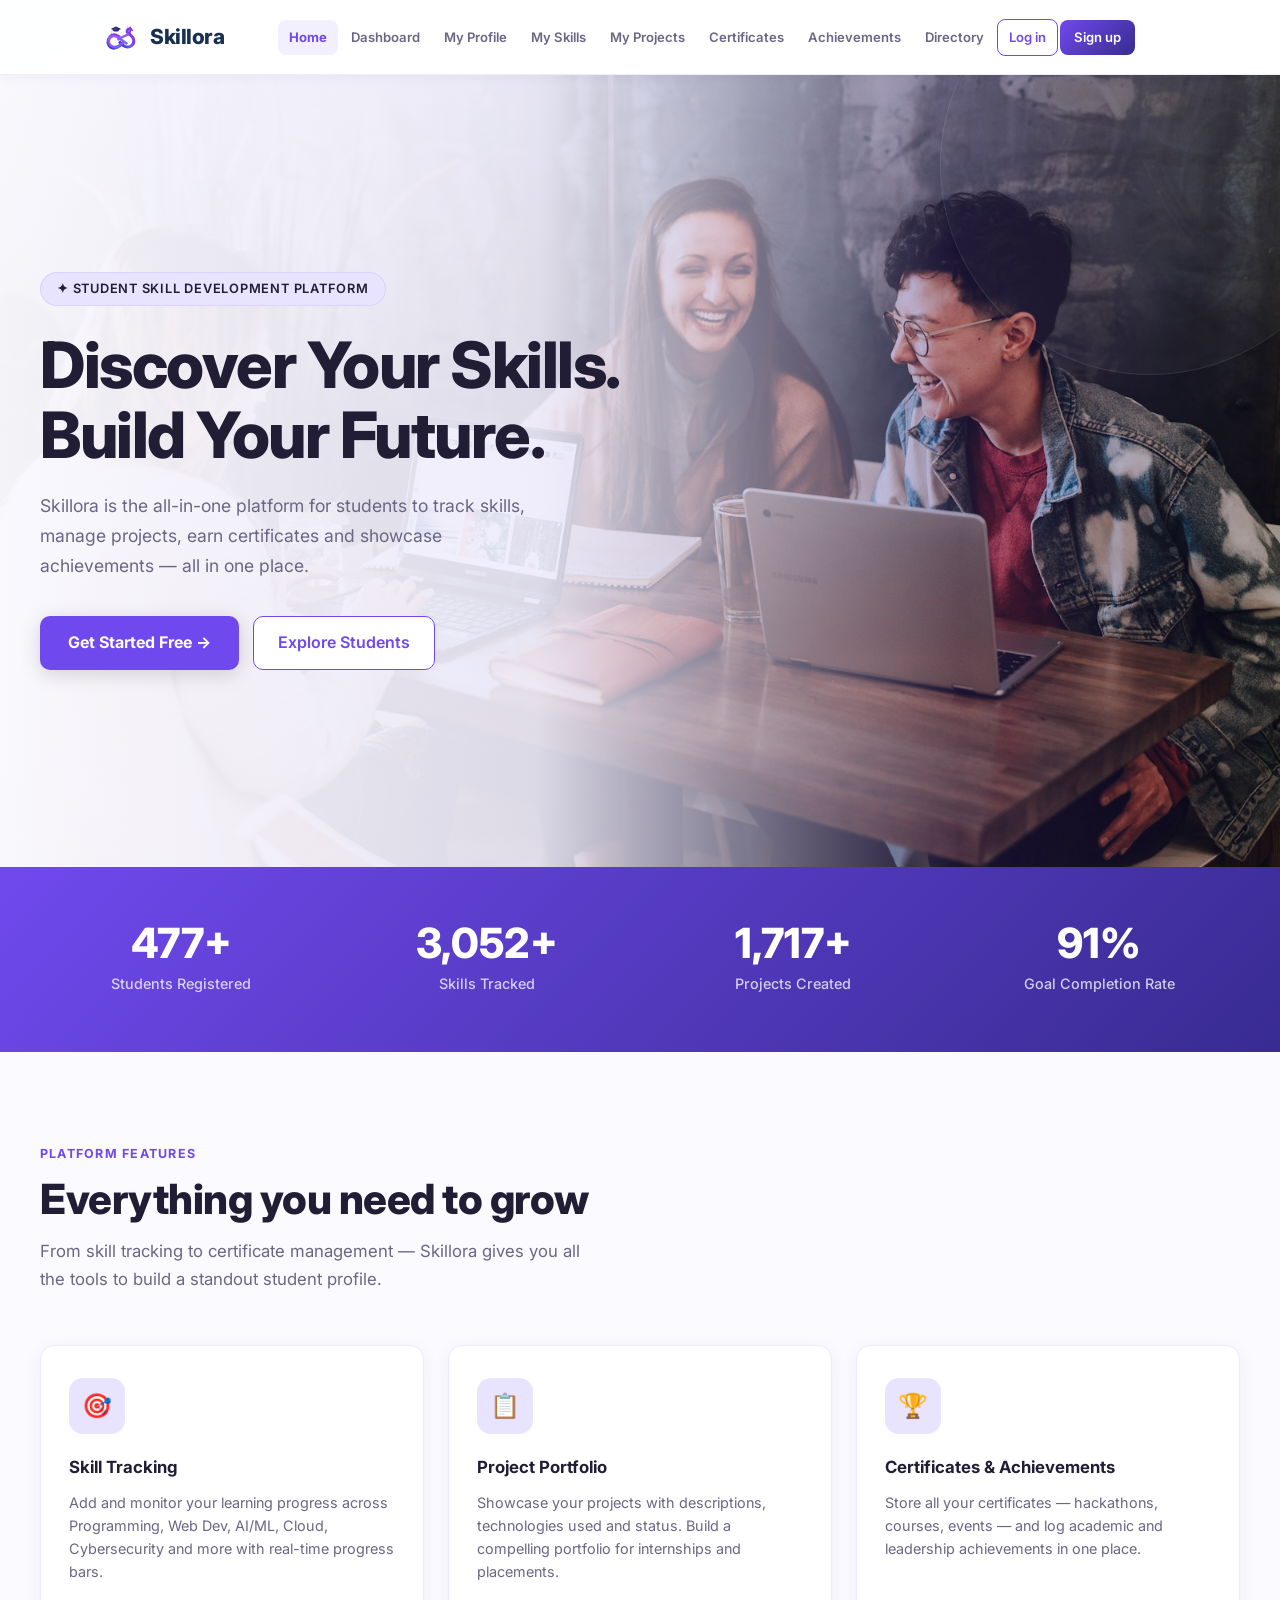
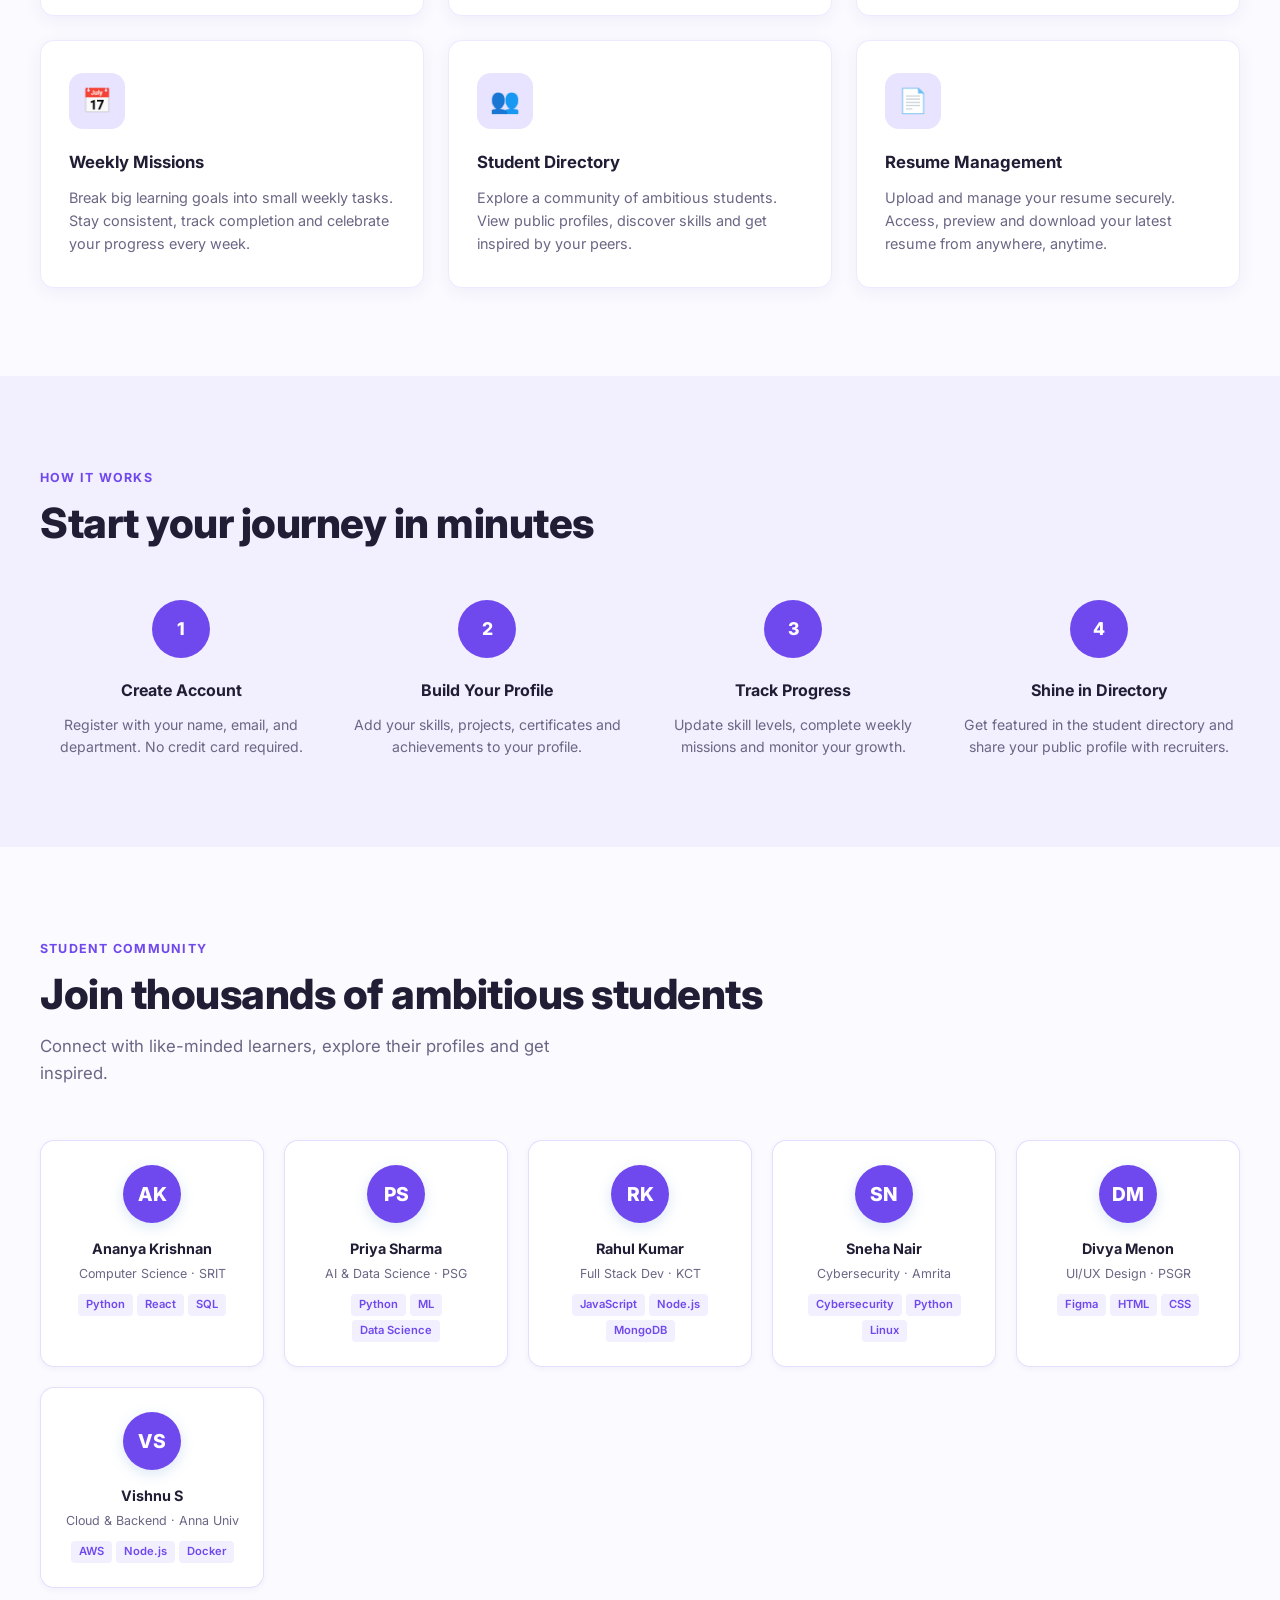
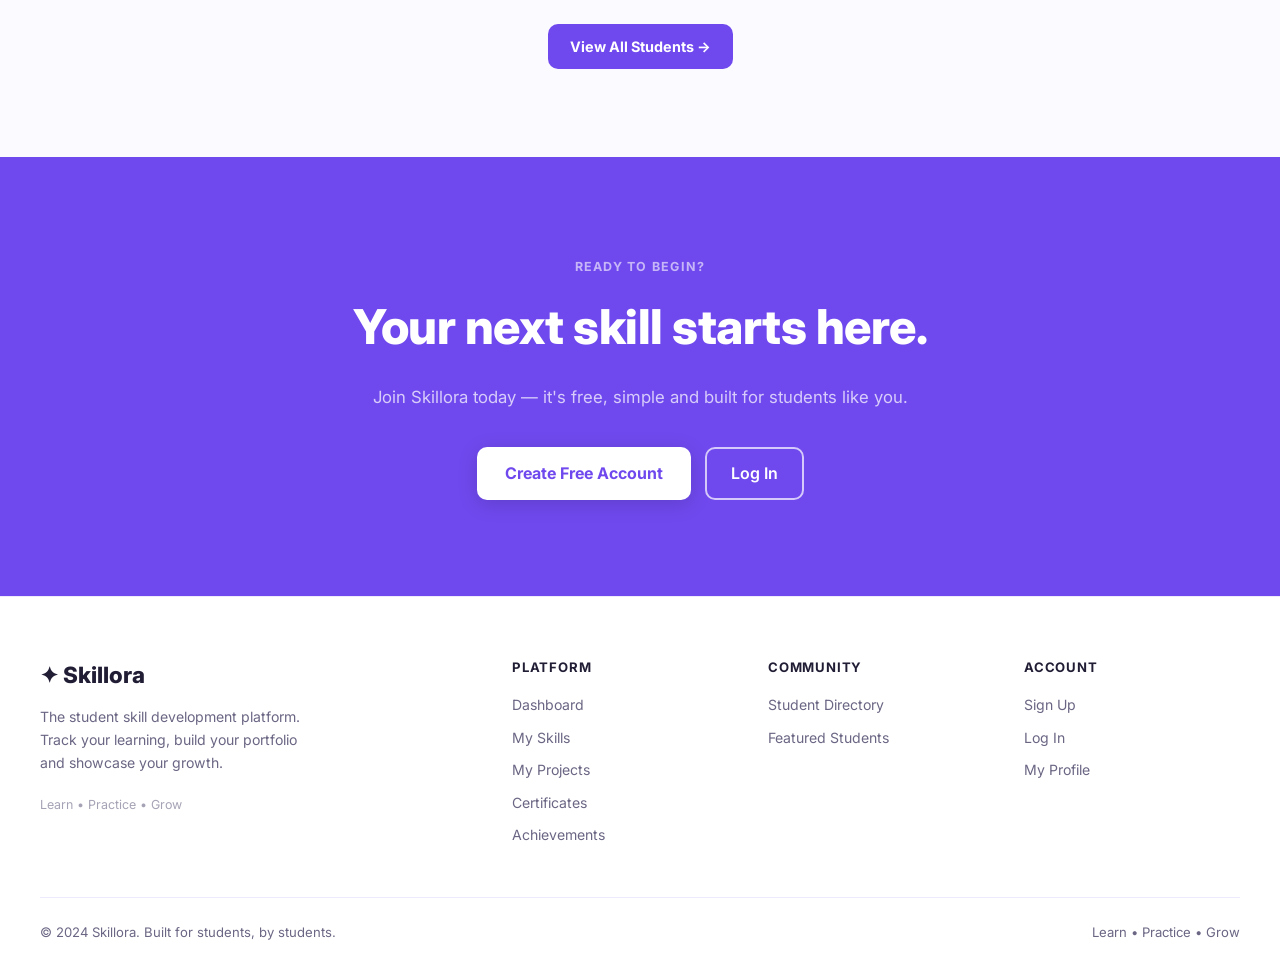
<file: index.html>
<!DOCTYPE html>
<html lang="en">
<head>
  <meta charset="UTF-8">
  <meta name="viewport" content="width=device-width, initial-scale=1.0">
  <meta name="description" content="Skillora — The student skill development platform. Track skills, earn certificates, manage projects and build your career profile.">
  <title>Skillora | Learn • Practice • Grow</title>
  <link rel="icon" href="assets/images/favicon.svg" type="image/svg+xml">
  <link rel="stylesheet" href="assets/css/style.css">
  <link rel="stylesheet" href="assets/css/skillora.css">
  <link rel="preconnect" href="https://fonts.googleapis.com">
  <link href="https://fonts.googleapis.com/css2?family=Inter:wght@400;500;600;700;800&display=swap" rel="stylesheet">
  <script src="assets/js/app.js" defer></script>
</head>
<body class="ss-page page-home">

<!-- ═══════════════════════════════════════════════════════
     NAVBAR
════════════════════════════════════════════════════════ -->
<header class="ss-header">
  <div class="ss-container ss-header-inner">
    <a class="skl-logo-wrap" href="index.html">
      <img class="skl-logo-icon" src="assets/images/skillora-icon.svg" alt="Skillora logo">
      <span class="skl-wordmark">Skillora</span>
    </a>

    <nav class="ss-nav" id="mainNav" aria-label="Main navigation">
      <a href="index.html" data-nav="index">Home</a>
      <a href="dashboard.html" data-nav="dashboard">Dashboard</a>
      <a href="profile.html" data-nav="profile">My Profile</a>
      <a href="skills.html" data-nav="skills">My Skills</a>
      <a href="projects.html" data-nav="projects">My Projects</a>
      <a href="certificates.html" data-nav="certificates">Certificates</a>
      <a href="achievements.html" data-nav="achievements">Achievements</a>
      <a href="students.html" data-nav="students">Directory</a>
      <a href="login.html" data-auth-link="login">Log in</a>
      <a href="register.html" data-auth-link="register">Sign up</a>
      <a href="#" data-logout hidden>Log out</a>
    </nav>

    <button class="skl-hamburger" id="hamburgerBtn" aria-label="Toggle menu" aria-expanded="false">
      <span></span><span></span><span></span>
    </button>
  </div>
</header>

<!-- ═══════════════════════════════════════════════════════
     HERO
════════════════════════════════════════════════════════ -->
<section class="skl-hero">
  <div class="skl-hero-shapes">
    <span></span><span></span><span></span>
  </div>
  <div class="skl-hero-inner">
    <div class="skl-hero-text">
      <div class="skl-hero-eyebrow">✦ Student Skill Development Platform</div>
      <h1>Discover Your Skills.<br>Build Your Future.</h1>
      <p>Skillora is the all-in-one platform for students to track skills, manage projects, earn certificates and showcase achievements — all in one place.</p>
      <div class="skl-hero-cta">
        <a class="skl-btn-white" href="register.html">Get Started Free →</a>
        <a class="skl-btn-outline-white" href="students.html">Explore Students</a>
      </div>
    </div>


  </div>
</section>

<!-- ═══════════════════════════════════════════════════════
     STATS BANNER
════════════════════════════════════════════════════════ -->
<div class="skl-stats-banner">
  <div class="skl-stats-inner">
    <div class="skl-stat-item"><strong>500+</strong><span>Students Registered</span></div>
    <div class="skl-stat-item"><strong>3,200+</strong><span>Skills Tracked</span></div>
    <div class="skl-stat-item"><strong>1,800+</strong><span>Projects Created</span></div>
    <div class="skl-stat-item"><strong>95%</strong><span>Goal Completion Rate</span></div>
  </div>
</div>

<!-- ═══════════════════════════════════════════════════════
     FEATURES
════════════════════════════════════════════════════════ -->
<section class="skl-section">
  <div class="skl-section-inner">
    <div class="skl-section-label">Platform Features</div>
    <h2 class="skl-section-title">Everything you need to grow</h2>
    <p class="skl-section-sub">From skill tracking to certificate management — Skillora gives you all the tools to build a standout student profile.</p>

    <div class="skl-feature-grid">
      <div class="skl-feature-card">
        <div class="skl-feature-icon">🎯</div>
        <h3>Skill Tracking</h3>
        <p>Add and monitor your learning progress across Programming, Web Dev, AI/ML, Cloud, Cybersecurity and more with real-time progress bars.</p>
      </div>
      <div class="skl-feature-card">
        <div class="skl-feature-icon">📋</div>
        <h3>Project Portfolio</h3>
        <p>Showcase your projects with descriptions, technologies used and status. Build a compelling portfolio for internships and placements.</p>
      </div>
      <div class="skl-feature-card">
        <div class="skl-feature-icon">🏆</div>
        <h3>Certificates & Achievements</h3>
        <p>Store all your certificates — hackathons, courses, events — and log academic and leadership achievements in one place.</p>
      </div>
      <div class="skl-feature-card">
        <div class="skl-feature-icon">📅</div>
        <h3>Weekly Missions</h3>
        <p>Break big learning goals into small weekly tasks. Stay consistent, track completion and celebrate your progress every week.</p>
      </div>
      <div class="skl-feature-card">
        <div class="skl-feature-icon">👥</div>
        <h3>Student Directory</h3>
        <p>Explore a community of ambitious students. View public profiles, discover skills and get inspired by your peers.</p>
      </div>
      <div class="skl-feature-card">
        <div class="skl-feature-icon">📄</div>
        <h3>Resume Management</h3>
        <p>Upload and manage your resume securely. Access, preview and download your latest resume from anywhere, anytime.</p>
      </div>
    </div>
  </div>
</section>

<!-- ═══════════════════════════════════════════════════════
     HOW IT WORKS
════════════════════════════════════════════════════════ -->
<section class="skl-steps">
  <div class="skl-steps-inner">
    <div class="skl-section-label">How It Works</div>
    <h2 class="skl-section-title">Start your journey in minutes</h2>

    <div class="skl-steps-grid">
      <div class="skl-step">
        <div class="skl-step-num">1</div>
        <h3>Create Account</h3>
        <p>Register with your name, email, and department. No credit card required.</p>
      </div>
      <div class="skl-step">
        <div class="skl-step-num">2</div>
        <h3>Build Your Profile</h3>
        <p>Add your skills, projects, certificates and achievements to your profile.</p>
      </div>
      <div class="skl-step">
        <div class="skl-step-num">3</div>
        <h3>Track Progress</h3>
        <p>Update skill levels, complete weekly missions and monitor your growth.</p>
      </div>
      <div class="skl-step">
        <div class="skl-step-num">4</div>
        <h3>Shine in Directory</h3>
        <p>Get featured in the student directory and share your public profile with recruiters.</p>
      </div>
    </div>
  </div>
</section>

<!-- ═══════════════════════════════════════════════════════
     COMMUNITY
════════════════════════════════════════════════════════ -->
<section class="skl-community">
  <div class="skl-section-inner">
    <div class="skl-section-label">Student Community</div>
    <h2 class="skl-section-title">Join thousands of ambitious students</h2>
    <p class="skl-section-sub">Connect with like-minded learners, explore their profiles and get inspired.</p>

    <div class="skl-student-cards">
      <a class="skl-student-mini" href="public-profile.html?student=ananya-krishnan">
        <div class="skl-student-mini-avatar">AK</div>
        <h4>Ananya Krishnan</h4>
        <p>Computer Science · SRIT</p>
        <div class="skl-student-mini-skills">
          <span>Python</span><span>React</span><span>SQL</span>
        </div>
      </a>
      <a class="skl-student-mini" href="public-profile.html?student=priya-sharma">
        <div class="skl-student-mini-avatar">PS</div>
        <h4>Priya Sharma</h4>
        <p>AI & Data Science · PSG</p>
        <div class="skl-student-mini-skills">
          <span>Python</span><span>ML</span><span>Data Science</span>
        </div>
      </a>
      <a class="skl-student-mini" href="public-profile.html?student=rahul-kumar">
        <div class="skl-student-mini-avatar">RK</div>
        <h4>Rahul Kumar</h4>
        <p>Full Stack Dev · KCT</p>
        <div class="skl-student-mini-skills">
          <span>JavaScript</span><span>Node.js</span><span>MongoDB</span>
        </div>
      </a>
      <a class="skl-student-mini" href="public-profile.html?student=sneha-nair">
        <div class="skl-student-mini-avatar">SN</div>
        <h4>Sneha Nair</h4>
        <p>Cybersecurity · Amrita</p>
        <div class="skl-student-mini-skills">
          <span>Cybersecurity</span><span>Python</span><span>Linux</span>
        </div>
      </a>
      <a class="skl-student-mini" href="public-profile.html?student=divya-menon">
        <div class="skl-student-mini-avatar">DM</div>
        <h4>Divya Menon</h4>
        <p>UI/UX Design · PSGR</p>
        <div class="skl-student-mini-skills">
          <span>Figma</span><span>HTML</span><span>CSS</span>
        </div>
      </a>
      <a class="skl-student-mini" href="public-profile.html?student=vishnu-s">
        <div class="skl-student-mini-avatar">VS</div>
        <h4>Vishnu S</h4>
        <p>Cloud & Backend · Anna Univ</p>
        <div class="skl-student-mini-skills">
          <span>AWS</span><span>Node.js</span><span>Docker</span>
        </div>
      </a>
    </div>

    <div style="text-align:center;margin-top:36px">
      <a class="ss-btn" href="students.html">View All Students →</a>
    </div>
  </div>
</section>

<!-- ═══════════════════════════════════════════════════════
     CTA
════════════════════════════════════════════════════════ -->
<section class="skl-cta">
  <div class="skl-section-inner skl-text-center">
    <div class="skl-section-label" style="color:rgba(255,255,255,0.6)">Ready to begin?</div>
    <h2>Your next skill starts here.</h2>
    <p>Join Skillora today — it's free, simple and built for students like you.</p>
    <div style="display:flex;gap:14px;justify-content:center;flex-wrap:wrap">
      <a class="skl-btn-white" href="register.html">Create Free Account</a>
      <a class="skl-btn-outline-white" href="login.html">Log In</a>
    </div>
  </div>
</section>

<!-- ═══════════════════════════════════════════════════════
     FOOTER
════════════════════════════════════════════════════════ -->
<footer class="skl-footer">
  <div class="skl-footer-inner">
    <div class="skl-footer-brand">
      <div class="skl-wordmark-footer">✦ Skillora</div>
      <p>The student skill development platform. Track your learning, build your portfolio and showcase your growth.</p>
      <p style="font-size:0.78rem;opacity:0.6">Learn • Practice • Grow</p>
    </div>
    <div class="skl-footer-col">
      <h4>Platform</h4>
      <a href="dashboard.html">Dashboard</a>
      <a href="skills.html">My Skills</a>
      <a href="projects.html">My Projects</a>
      <a href="certificates.html">Certificates</a>
      <a href="achievements.html">Achievements</a>
    </div>
    <div class="skl-footer-col">
      <h4>Community</h4>
      <a href="students.html">Student Directory</a>
      <a href="public-profile.html?student=ananya-krishnan">Featured Students</a>
    </div>
    <div class="skl-footer-col">
      <h4>Account</h4>
      <a href="register.html">Sign Up</a>
      <a href="login.html">Log In</a>
      <a href="profile.html">My Profile</a>
    </div>
  </div>
  <div class="skl-footer-bottom">
    <span>© 2024 Skillora. Built for students, by students.</span>
    <span>Learn • Practice • Grow</span>
  </div>
</footer>

<div class="ss-toast" id="ssToast" role="status" aria-live="polite"></div>
</body>
</html>
</file>
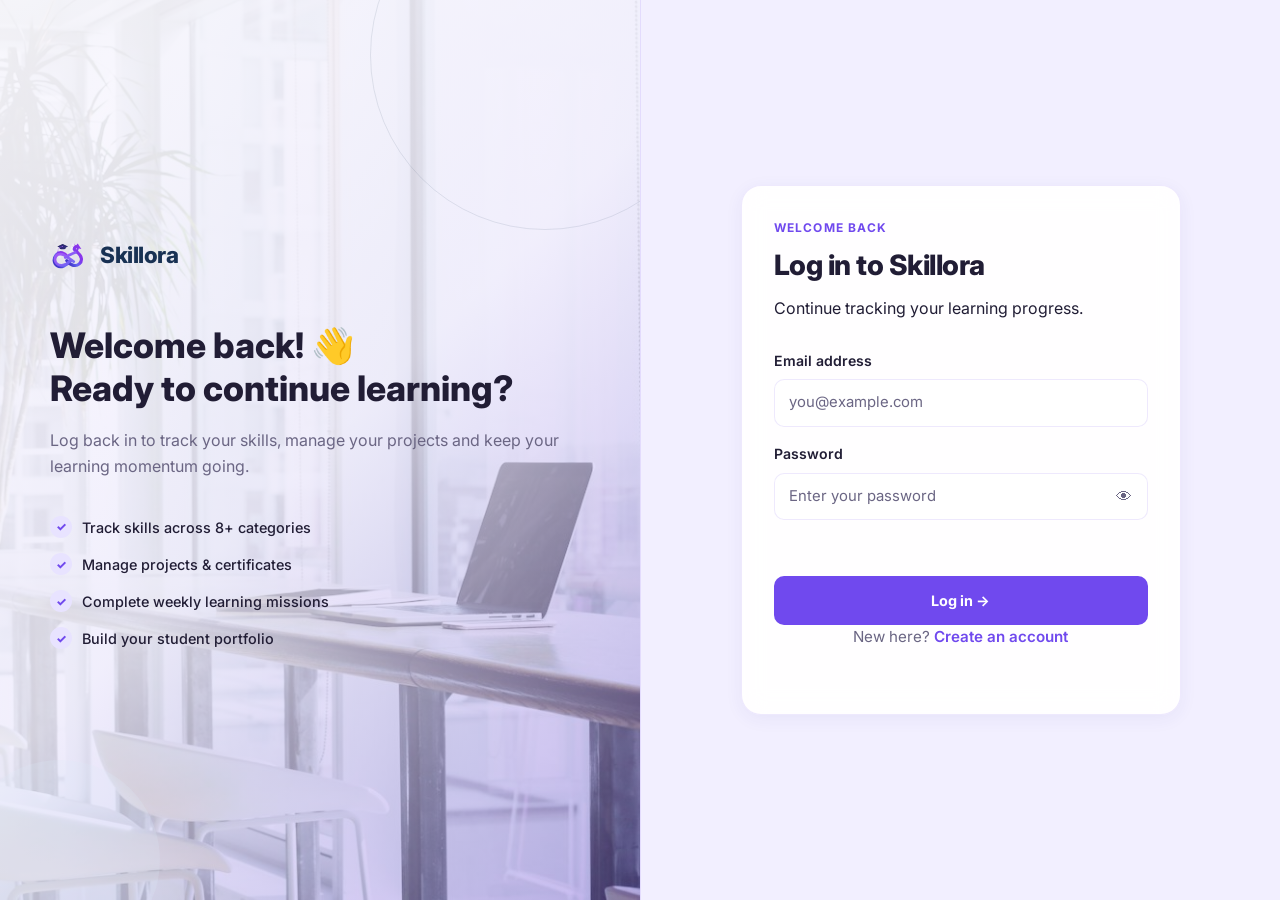
<file: achievements.html>
﻿<!DOCTYPE html>
<html lang="en">

<head>

    <meta charset="UTF-8">

    <meta name="viewport"
          content="width=device-width, initial-scale=1.0">

    <title>Achievements | Skillora</title>
    <link rel="icon" href="assets/images/favicon.svg" type="image/svg+xml">
    <link rel="preconnect" href="https://fonts.googleapis.com">
    <link rel="preconnect" href="https://fonts.gstatic.com" crossorigin>
    <link href="https://fonts.googleapis.com/css2?family=Inter:wght@400;500;600;700;800&display=swap" rel="stylesheet">
    <link rel="stylesheet" href="assets/css/style.css">
    <link rel="stylesheet" href="assets/css/skillora.css">
    <script src="assets/js/app.js" defer></script>
</head>


<body class="dashboard-page page-achievements">


    <!-- =====================================================
         SIDEBAR
         ===================================================== -->

    <aside class="sidebar">


        <!-- LOGO -->

        <div class="dashboard-logo">

            <div class="logo-icon"><img src="assets/images/skillora-icon.svg" alt="Skillora"></div>

            <div>
                <h2>Skillora</h2>
                <span>Student Platform</span>
            </div>

        </div>



        <!-- STUDENT PROFILE -->

        <div class="sidebar-profile">

            <div class="sidebar-avatar" id="sidebarAvatar">ST</div>

            <div>
                <strong id="sidebarName">Student</strong>
                <span id="sidebarDept">Student</span>
            </div>

        </div>



        <!-- NAVIGATION -->

        <nav class="sidebar-nav">


            <p class="nav-title">
                MAIN MENU
            </p>


            <a href="dashboard.html"
               class="sidebar-link">

                <span>âŒ‚</span>

                Dashboard

            </a>


            <a href="profile.html"
               class="sidebar-link">

                <span>â—‰</span>

                My Profile

            </a>


            <a href="skills.html"
               class="sidebar-link">

                <span>âœ¦</span>

                My Skills

            </a>


            <a href="projects.html"
               class="sidebar-link">

                <span>â–£</span>

                My Projects

            </a>


            <a href="certificates.html"
               class="sidebar-link">

                <span>â–¤</span>

                Certificates

            </a>


            <a href="achievements.html"
               class="sidebar-link active">

                <span>â˜…</span>

                Achievements

            </a>



            <p class="nav-title">
                EXPLORE
            </p>


            <a href="students.html"
               class="sidebar-link">

                <span>â™™</span>

                Student Directory

            </a>


            <a href="public-profile.html"
               class="sidebar-link">

                <span>â—Ž</span>

                Public Profile

            </a>


        </nav>



        <!-- SIDEBAR BOTTOM -->

        <div class="sidebar-bottom">


            <a href="index.html"
               class="sidebar-link">

                <span>â†</span>

                Back Home

            </a>


            <a href="resume.html" class="sidebar-link"><span>ðŸ“„</span> Resume</a>

            <a href="#" class="sidebar-link logout-link" data-logout>
                <span>â†ª</span>
                Log out
            </a>


        </div>


    </aside>



    <!-- =====================================================
         MAIN CONTENT
         ===================================================== -->

    <main class="dashboard-main">


        <!-- TOPBAR -->

        <header class="dashboard-topbar">


            <div>

                <p class="welcome-small">
                    RECOGNITION & MILESTONES
                </p>

                <h1>
                    My Achievements
                </h1>

            </div>


            <div class="topbar-actions">


                <a href="#"
                   class="view-profile-btn">

                    + Add Achievement

                </a>


                <div class="topbar-avatar" id="topbarAvatar">ST</div>


            </div>


        </header>



        <!-- =================================================
             ACHIEVEMENT HERO
             ================================================= -->

        <section class="achievement-hero">


            <div class="achievement-hero-content">


                <span class="achievement-label">
                    â˜… YOUR JOURNEY
                </span>


                <h2>

                    Small milestones.
                    <span>Big progress.</span>

                </h2>


                <p>

                    Showcase the moments that reflect your
                    learning, participation, leadership and
                    growth throughout your student journey.

                </p>


                <div class="achievement-tags">

                    <span>
                        Academic
                    </span>

                    <span>
                        Hackathons
                    </span>

                    <span>
                        Leadership
                    </span>

                    <span>
                        Competitions
                    </span>

                </div>


            </div>



            <!-- HERO VISUAL -->

            <div class="achievement-visual">


                <div class="trophy-circle">

                    <span>
                        â˜…
                    </span>

                </div>


                <div class="achievement-mini-card mini-one">

                    <strong>
                        1st
                    </strong>

                    <span>
                        Class Rank
                    </span>

                </div>


                <div class="achievement-mini-card mini-two">

                    <strong>
                        06+
                    </strong>

                    <span>
                        Activities
                    </span>

                </div>


                <div class="achievement-mini-card mini-three">

                    <strong>
                        2026
                    </strong>

                    <span>
                        Active Year
                    </span>

                </div>


            </div>


        </section>



        <!-- =================================================
             STATISTICS
             ================================================= -->

        <section class="achievement-stats">


            <div class="achievement-stat-card">


                <div class="achievement-stat-icon purple">
                    â˜…
                </div>


                <div>

                    <strong>
                        08
                    </strong>

                    <span>
                        Total Achievements
                    </span>

                </div>


            </div>



            <div class="achievement-stat-card">


                <div class="achievement-stat-icon gold">
                    ðŸ†
                </div>


                <div>

                    <strong>
                        03
                    </strong>

                    <span>
                        Major Recognitions
                    </span>

                </div>


            </div>



            <div class="achievement-stat-card">


                <div class="achievement-stat-icon blue">
                    â—ˆ
                </div>


                <div>

                    <strong>
                        04
                    </strong>

                    <span>
                        Competitions
                    </span>

                </div>


            </div>



            <div class="achievement-stat-card">


                <div class="achievement-stat-icon green">
                    â™™
                </div>


                <div>

                    <strong>
                        03
                    </strong>

                    <span>
                        Leadership Roles
                    </span>

                </div>


            </div>


        </section>



        <!-- =================================================
             FEATURED ACHIEVEMENT
             ================================================= -->

        <section class="featured-achievement">


            <div class="featured-badge">
                â˜… FEATURED ACHIEVEMENT
            </div>


            <div class="featured-content">


                <div class="featured-icon">
                    ðŸ†
                </div>


                <div>

                    <p class="featured-category">
                        ACADEMIC EXCELLENCE
                    </p>


                    <h2>
                        Continued First Rank Achievement
                    </h2>


                    <p>
                        Recognized for maintaining first rank through
                        consistent academic performance and dedication
                        to learning.
                    </p>


                    <div class="featured-meta">

                        <span>
                            ðŸ“… Academic Year 2025â€“26
                        </span>

                        <span>
                            â˜… Academic Recognition
                        </span>

                    </div>

                </div>


            </div>


            <div class="featured-number">

                <strong>
                    #01
                </strong>

                <span>
                    Academic
                </span>

            </div>


        </section>



        <!-- =================================================
             ACHIEVEMENT COLLECTION
             ================================================= -->

        <section class="achievement-section">


            <div class="achievement-section-header">


                <div>

                    <p class="section-label">
                        MILESTONE COLLECTION
                    </p>

                    <h2>
                        Achievement Timeline
                    </h2>

                </div>


                <div class="achievement-filter">

                    <button class="achievement-filter-active">
                        All
                    </button>

                    <button>
                        Academic
                    </button>

                    <button>
                        Events
                    </button>

                    <button>
                        Leadership
                    </button>

                </div>


            </div>



            <!-- TIMELINE -->

            <div class="achievement-timeline">


                <!-- ACHIEVEMENT 1 -->

                <article class="achievement-item">


                    <div class="timeline-dot purple-dot">
                        â˜…
                    </div>


                    <div class="achievement-date">

                        <strong>
                            2026
                        </strong>

                        <span>
                            Recent
                        </span>

                    </div>


                    <div class="achievement-card">


                        <div class="achievement-card-icon purple-achievement">
                            âš¡
                        </div>


                        <div class="achievement-card-content">


                            <span class="achievement-category">
                                HACKATHON
                            </span>


                            <h3>
                                SIH 2025 â€“ Innov6 Participant
                            </h3>


                            <p>
                                Participated in Smart India Hackathon
                                2025 as part of the Innov6 team and
                                worked on a real-time public transport
                                tracking solution.
                            </p>


                            <div class="achievement-card-footer">

                                <span>
                                    ðŸ‘¥ Team Project
                                </span>

                                <span>
                                    âœ“ Participation
                                </span>

                            </div>


                        </div>


                    </div>


                </article>



                <!-- ACHIEVEMENT 2 -->

                <article class="achievement-item">


                    <div class="timeline-dot gold-dot">
                        â˜…
                    </div>


                    <div class="achievement-date">

                        <strong>
                            2026
                        </strong>

                        <span>
                            Leadership
                        </span>

                    </div>


                    <div class="achievement-card">


                        <div class="achievement-card-icon gold-achievement">
                            â™™
                        </div>


                        <div class="achievement-card-content">


                            <span class="achievement-category">
                                LEADERSHIP
                            </span>


                            <h3>
                                ACM-Women's Chapter â€“ Vice Chairperson
                            </h3>


                            <p>
                                Contributed to student activities,
                                technical events and initiatives through
                                a leadership role in the ACM-Women's
                                chapter.
                            </p>


                            <div class="achievement-card-footer">

                                <span>
                                    ðŸ‘¥ Student Community
                                </span>

                                <span>
                                    â˜… Leadership
                                </span>

                            </div>


                        </div>


                    </div>


                </article>



                <!-- ACHIEVEMENT 3 -->

                <article class="achievement-item">


                    <div class="timeline-dot blue-dot">
                        â—ˆ
                    </div>


                    <div class="achievement-date">

                        <strong>
                            2026
                        </strong>

                        <span>
                            Event
                        </span>

                    </div>


                    <div class="achievement-card">


                        <div class="achievement-card-icon blue-achievement">
                            â—ˆ
                        </div>


                        <div class="achievement-card-content">


                            <span class="achievement-category">
                                TECHNICAL EVENT
                            </span>


                            <h3>
                                HackLab â€“ Mastering Metasploit
                            </h3>


                            <p>
                                Coordinated a technical workshop on
                                Metasploit as part of the Vihansa 2K26
                                technical event at the institute.
                            </p>


                            <div class="achievement-card-footer">

                                <span>
                                    ðŸ« Vihansa 2K26
                                </span>

                                <span>
                                    âœ“ Coordinator
                                </span>

                            </div>


                        </div>


                    </div>


                </article>



                <!-- ACHIEVEMENT 4 -->

                <article class="achievement-item">


                    <div class="timeline-dot green-dot">
                        âœ“
                    </div>


                    <div class="achievement-date">

                        <strong>
                            2026
                        </strong>

                        <span>
                            Hackathon
                        </span>

                    </div>


                    <div class="achievement-card">


                        <div class="achievement-card-icon green-achievement">
                            ðŸ’¡
                        </div>


                        <div class="achievement-card-content">


                            <span class="achievement-category">
                                HACKATHON
                            </span>


                            <h3>
                                TNWiSE Hackathon 2026
                            </h3>


                            <p>
                                Participated in the TNWiSE Hackathon
                                focused on smart agriculture and rural
                                innovation.
                            </p>


                            <div class="achievement-card-footer">

                                <span>
                                    ðŸ‘¥ Team Participation
                                </span>

                                <span>
                                    âœ“ Participant
                                </span>

                            </div>


                        </div>


                    </div>


                </article>



                <!-- ACHIEVEMENT 5 -->

                <article class="achievement-item">


                    <div class="timeline-dot purple-dot">
                        â˜…
                    </div>


                    <div class="achievement-date">

                        <strong>
                            2025
                        </strong>

                        <span>
                            Academic
                        </span>

                    </div>


                    <div class="achievement-card">


                        <div class="achievement-card-icon purple-achievement">
                            â˜…
                        </div>


                        <div class="achievement-card-content">


                            <span class="achievement-category">
                                ACADEMIC
                            </span>


                            <h3>
                                Academic Rank Holder
                            </h3>


                            <p>
                                Recognized for strong academic performance
                                and maintaining a high position in the
                                class.
                            </p>


                            <div class="achievement-card-footer">

                                <span>
                                    ðŸŽ“ Academic Excellence
                                </span>

                                <span>
                                    â˜… Recognition
                                </span>

                            </div>


                        </div>


                    </div>


                </article>



                <!-- ACHIEVEMENT 6 -->

                <article class="achievement-item">


                    <div class="timeline-dot orange-dot">
                        âš¡
                    </div>


                    <div class="achievement-date">

                        <strong>
                            2025
                        </strong>

                        <span>
                            Workshop
                        </span>

                    </div>


                    <div class="achievement-card">


                        <div class="achievement-card-icon orange-achievement">
                            âš¡
                        </div>


                        <div class="achievement-card-content">


                            <span class="achievement-category">
                                TECHNICAL LEARNING
                            </span>


                            <h3>
                                Generative AI Workshop Participant
                            </h3>


                            <p>
                                Participated in a practical Generative AI
                                workshop focused on prompt engineering,
                                AI tools and project development.
                            </p>


                            <div class="achievement-card-footer">

                                <span>
                                    ðŸ¤– Generative AI
                                </span>

                                <span>
                                    âœ“ Participant
                                </span>

                            </div>


                        </div>


                    </div>


                </article>


            </div>


        </section>



        <!-- =================================================
             SKILLS THROUGH ACHIEVEMENTS
             ================================================= -->

        <section class="achievement-growth">


            <div class="growth-content">


                <p class="section-label">
                    GROWTH SNAPSHOT
                </p>


                <h2>
                    Experiences that build more than a resume.
                </h2>


                <p>
                    Every competition, leadership role, technical
                    event and academic milestone contributes to
                    your overall professional journey.
                </p>


            </div>



            <div class="growth-items">


                <div class="growth-item">

                    <strong>
                        04
                    </strong>

                    <span>
                        Competitions
                    </span>

                </div>


                <div class="growth-item">

                    <strong>
                        03
                    </strong>

                    <span>
                        Leadership
                    </span>

                </div>


                <div class="growth-item">

                    <strong>
                        06+
                    </strong>

                    <span>
                        Activities
                    </span>

                </div>


            </div>


        </section>



        <footer class="dashboard-footer">
            <p>&copy; 2026 Skillora. Built to showcase student talent.</p>
            <div><span>Privacy</span><span>Help Center</span></div>
        </footer>
    </main>
</file>
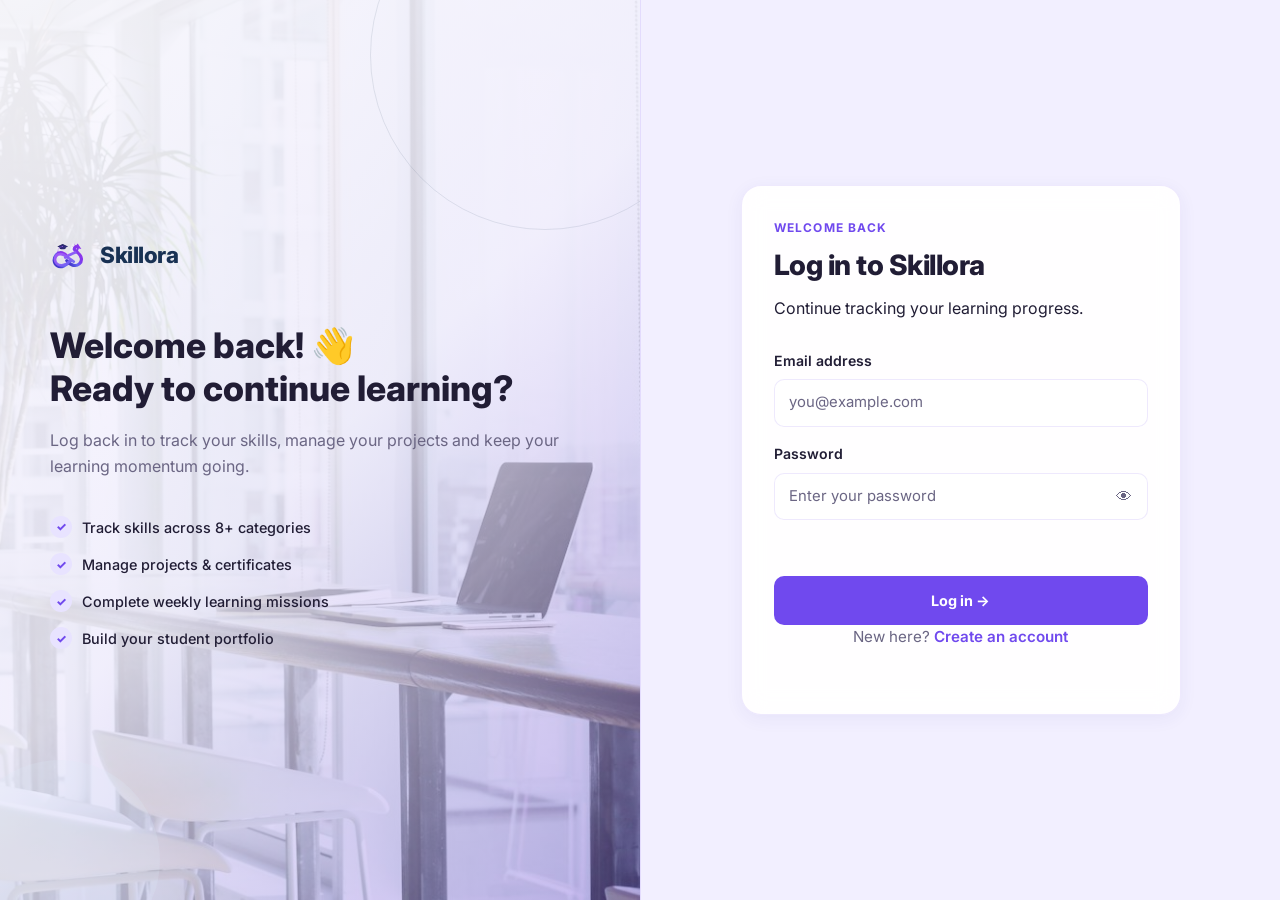
<file: certificates.html>
<!DOCTYPE html>
<html lang="en">

<head>
    <meta charset="UTF-8">
    <meta name="viewport" content="width=device-width, initial-scale=1.0">

    <title>Certificates | Skillora</title>
    <link rel="icon" href="assets/images/favicon.svg" type="image/svg+xml">
    <link rel="preconnect" href="https://fonts.googleapis.com">
    <link rel="preconnect" href="https://fonts.gstatic.com" crossorigin>
    <link href="https://fonts.googleapis.com/css2?family=Inter:wght@400;500;600;700;800&display=swap" rel="stylesheet">
    <link rel="stylesheet" href="assets/css/style.css">
    <link rel="stylesheet" href="assets/css/skillora.css">
    <script src="assets/js/app.js" defer></script>
</head>

<body class="dashboard-page page-certificates">

    <!-- ================= SIDEBAR ================= -->

    <aside class="sidebar">

        <div class="dashboard-logo">

            <div class="logo-icon"><img src="assets/images/skillora-icon.svg" alt="Skillora"></div>
            <div>
                <h2>Skillora</h2>
                <span>Student Platform</span>
            </div>

        </div>


        <div class="sidebar-profile">

            <div class="sidebar-avatar" id="sidebarAvatar">ST</div>
            <div>
                <strong id="sidebarName">Student</strong>
                <span id="sidebarDept">Student</span>
            </div>

        </div>


        <nav class="sidebar-nav">

            <p class="nav-title">MAIN MENU</p>

            <a href="dashboard.html" class="sidebar-link">
                <span>⌂</span>
                Dashboard
            </a>

            <a href="profile.html" class="sidebar-link">
                <span>◉</span>
                My Profile
            </a>

            <a href="skills.html" class="sidebar-link">
                <span>✦</span>
                My Skills
            </a>

            <a href="projects.html" class="sidebar-link">
                <span>▣</span>
                My Projects
            </a>

            <a href="certificates.html" class="sidebar-link active">
                <span>▤</span>
                Certificates
            </a>

            <a href="achievements.html" class="sidebar-link">
                <span>★</span>
                Achievements
            </a>


            <p class="nav-title">EXPLORE</p>

            <a href="students.html" class="sidebar-link">
                <span>♙</span>
                Student Directory
            </a>

            <a href="public-profile.html" class="sidebar-link">
                <span>◎</span>
                Public Profile
            </a>

        </nav>


        <div class="sidebar-bottom">

            <a href="index.html" class="sidebar-link">
                <span>←</span>
                Back Home
            </a>

            <a href="resume.html" class="sidebar-link"><span>📄</span> Resume</a>

            <a href="#" class="sidebar-link logout-link" data-logout>
                <span>↪</span>
                Log out
            </a>

        </div>

    </aside>



    <!-- ================= MAIN CONTENT ================= -->

    <main class="dashboard-main">


        <!-- TOP BAR -->

        <header class="dashboard-topbar">

            <div>

                <p class="welcome-small">
                    ACHIEVEMENT RECORD
                </p>

                <h1>
                    My Certificates
                </h1>

            </div>


            <div class="topbar-actions">

                <a href="#" class="view-profile-btn">
                    + Add Certificate
                </a>

                <div class="topbar-avatar" id="topbarAvatar">ST</div>

            </div>

        </header>



        <!-- ================= HERO ================= -->

        <section class="certificate-hero">

            <div class="certificate-hero-content">

                <span class="certificate-label">
                    ✦ YOUR CREDENTIALS
                </span>

                <h2>
                    Every certificate tells a
                    <span>story of learning.</span>
                </h2>

                <p>
                    Keep your academic achievements, workshops,
                    certifications and professional learning
                    experiences organized in one place.
                </p>


                <div class="certificate-hero-tags">

                    <span>Certifications</span>
                    <span>Workshops</span>
                    <span>Hackathons</span>
                    <span>Courses</span>

                </div>

            </div>


            <div class="certificate-visual">

                <div class="certificate-paper">

                    <div class="certificate-star">
                        ★
                    </div>

                    <small>
                        CERTIFICATE
                    </small>

                    <strong>
                        OF ACHIEVEMENT
                    </strong>

                    <div class="certificate-line"></div>

                    <span id="certHeroName">Student</span>

                </div>

            </div>

        </section>



        <!-- ================= STATISTICS ================= -->

        <section class="certificate-stats">


            <div class="certificate-stat-card">

                <div class="certificate-stat-icon purple">
                    ▤
                </div>

                <div>
                    <strong>05</strong>
                    <span>Total Certificates</span>
                </div>

            </div>


            <div class="certificate-stat-card">

                <div class="certificate-stat-icon green">
                    ✓
                </div>

                <div>
                    <strong>05</strong>
                    <span>Verified</span>
                </div>

            </div>


            <div class="certificate-stat-card">

                <div class="certificate-stat-icon orange">
                    ◈
                </div>

                <div>
                    <strong>03</strong>
                    <span>Course Certificates</span>
                </div>

            </div>


            <div class="certificate-stat-card">

                <div class="certificate-stat-icon blue">
                    ★
                </div>

                <div>
                    <strong>02</strong>
                    <span>Events & Hackathons</span>
                </div>

            </div>

        </section>



        <!-- ================= CERTIFICATES ================= -->

        <section class="certificates-section">


            <div class="certificates-section-header">

                <div>

                    <p class="section-label">
                        MY CREDENTIALS
                    </p>

                    <h2>
                        Certificate Collection
                    </h2>

                </div>


                <div class="certificate-filter">

                    <button class="certificate-filter-active">
                        All
                    </button>

                    <button>
                        Courses
                    </button>

                    <button>
                        Events
                    </button>

                    <button>
                        Hackathons
                    </button>

                </div>

            </div>



            <div class="certificate-grid">


                <!-- =================================================
                     CERTIFICATE 1 - INTOPZ
                     ================================================= -->

                <article class="certificate-card">

                    <div class="certificate-image-wrapper">

                        <img
                            src="assets/images/certificates/intopz-ai.jpeg"
                            alt="INTOPZ Generative AI Mastermind Certificate">

                        <span class="verified-badge">
                            ✓ Verified
                        </span>

                        <div class="certificate-overlay">

                            <a
                                href="assets/images/certificates/intopz-ai.jpeg"
                                target="_blank">

                                View Certificate ↗

                            </a>

                        </div>

                    </div>


                    <div class="certificate-card-body">

                        <span class="certificate-type">
                            WORKSHOP
                        </span>

                        <h3>
                            Generative AI Mastermind
                        </h3>

                        <p class="certificate-organization">
                            INTOPZ
                        </p>

                        <div class="certificate-details">

                            <span>
                                📅 August 13, 2026
                            </span>

                            <span>
                                ✓ Completed
                            </span>

                        </div>

                    </div>

                </article>



                <!-- =================================================
                     CERTIFICATE 2 - COGNIZANT
                     ================================================= -->

                <article class="certificate-card">

                    <div class="certificate-image-wrapper">

                        <img
                            src="assets/images/certificates/cognizant-hackathon.jpeg"
                            alt="Cognizant Technverse Hackathon Certificate">

                        <span class="verified-badge">
                            ✓ Verified
                        </span>

                        <div class="certificate-overlay">

                            <a
                                href="assets/images/certificates/cognizant-hackathon.jpeg"
                                target="_blank">

                                View Certificate ↗

                            </a>

                        </div>

                    </div>


                    <div class="certificate-card-body">

                        <span class="certificate-type">
                            HACKATHON
                        </span>

                        <h3>
                            Cognizant Technverse Hackathon 2026
                        </h3>

                        <p class="certificate-organization">
                            Cognizant
                        </p>

                        <div class="certificate-details">

                            <span>
                                📅 2026
                            </span>

                            <span>
                                ✓ Participation
                            </span>

                        </div>

                    </div>

                </article>



                <!-- =================================================
                     CERTIFICATE 3 - NXTWAVE
                     ================================================= -->

                <article class="certificate-card">

                    <div class="certificate-image-wrapper">

                        <img
                            src="assets/images/certificates/nxtwave-ai.jpeg"
                            alt="NxtWave AI for Students Certificate">

                        <span class="verified-badge">
                            ✓ Verified
                        </span>

                        <div class="certificate-overlay">

                            <a
                                href="assets/images/certificates/nxtwave-ai.jpeg"
                                target="_blank">

                                View Certificate ↗

                            </a>

                        </div>

                    </div>


                    <div class="certificate-card-body">

                        <span class="certificate-type">
                            WORKSHOP
                        </span>

                        <h3>
                            AI for Students: Build Your Own Generative AI Model
                        </h3>

                        <p class="certificate-organization">
                            NxtWave
                        </p>

                        <div class="certificate-details">

                            <span>
                                📅 February 23, 2025
                            </span>

                            <span>
                                ✓ Participation
                            </span>

                        </div>

                    </div>

                </article>



                <!-- =================================================
                     CERTIFICATE 4 - ALIBABA CLOUD
                     ================================================= -->

                <article class="certificate-card">

                    <div class="certificate-image-wrapper">

                        <img
                            src="assets/images/certificates/alibaba-cloud.jpeg"
                            alt="Alibaba Cloud Certification">

                        <span class="verified-badge">
                            ✓ Verified
                        </span>

                        <div class="certificate-overlay">

                            <a
                                href="assets/images/certificates/alibaba-cloud.jpeg"
                                target="_blank">

                                View Certificate ↗

                            </a>

                        </div>

                    </div>


                    <div class="certificate-card-body">

                        <span class="certificate-type">
                            CLOUD
                        </span>

                        <h3>
                            AI Compute Services Fostering Infrastructure
                            and Platform Facilities
                        </h3>

                        <p class="certificate-organization">
                            Alibaba Cloud Academy
                        </p>

                        <div class="certificate-details">

                            <span>
                                📅 2025
                            </span>

                            <span>
                                ✓ Completed
                            </span>

                        </div>

                    </div>

                </article>



                <!-- =================================================
                     CERTIFICATE 5 - NPTEL
                     ================================================= -->

                <article class="certificate-card">

                    <div class="certificate-image-wrapper">

                        <img
                            src="assets/images/certificates/nptel-security.jpeg"
                            alt="NPTEL Privacy and Security Certificate">

                        <span class="verified-badge">
                            ✓ Verified
                        </span>

                        <div class="certificate-overlay">

                            <a
                                href="assets/images/certificates/nptel-security.jpeg"
                                target="_blank">

                                View Certificate ↗

                            </a>

                        </div>

                    </div>


                    <div class="certificate-card-body">

                        <span class="certificate-type">
                            NPTEL
                        </span>

                        <h3>
                            Privacy and Security in Online Social Media
                        </h3>

                        <p class="certificate-organization">
                            NPTEL / SWAYAM
                        </p>

                        <div class="certificate-details">

                            <span>
                                📅 Jan – Apr 2025
                            </span>

                            <span>
                                ★ Elite · 61%
                            </span>

                        </div>

                    </div>

                </article>



                <!-- =================================================
                     ADD CERTIFICATE
                     ================================================= -->

                <article class="add-certificate-card">

                    <div class="add-certificate-icon">
                        +
                    </div>

                    <h3>
                        Add New Certificate
                    </h3>

                    <p>
                        Add your next certification,
                        workshop or achievement.
                    </p>

                    <a href="#">
                        Add Certificate
                    </a>

                </article>


            </div>

        </section>



        <!-- ================= SUMMARY ================= -->

        <section class="certificate-summary">

            <div class="summary-content">

                <span class="summary-small">
                    CREDENTIAL SUMMARY
                </span>

                <h2>
                    Building a stronger professional profile
                </h2>

                <p>
                    Your certificates represent continuous learning
                    across artificial intelligence, cloud computing,
                    cybersecurity and emerging technologies.
                </p>

            </div>


            <div class="summary-stat">

                <strong>
                    5
                </strong>

                <span>
                    Learning Credentials
                </span>

            </div>

        </section>



        <!-- FOOTER -->

        <footer class="dashboard-footer">
            <p>© 2026 Skillora. Built to showcase student talent.</p>
            <div><span>Privacy</span><span>Help Center</span></div>
        </footer>
    </main>
<div class="ss-toast" id="ssToast" role="status" aria-live="polite"></div>
</body>

</html>
</file>
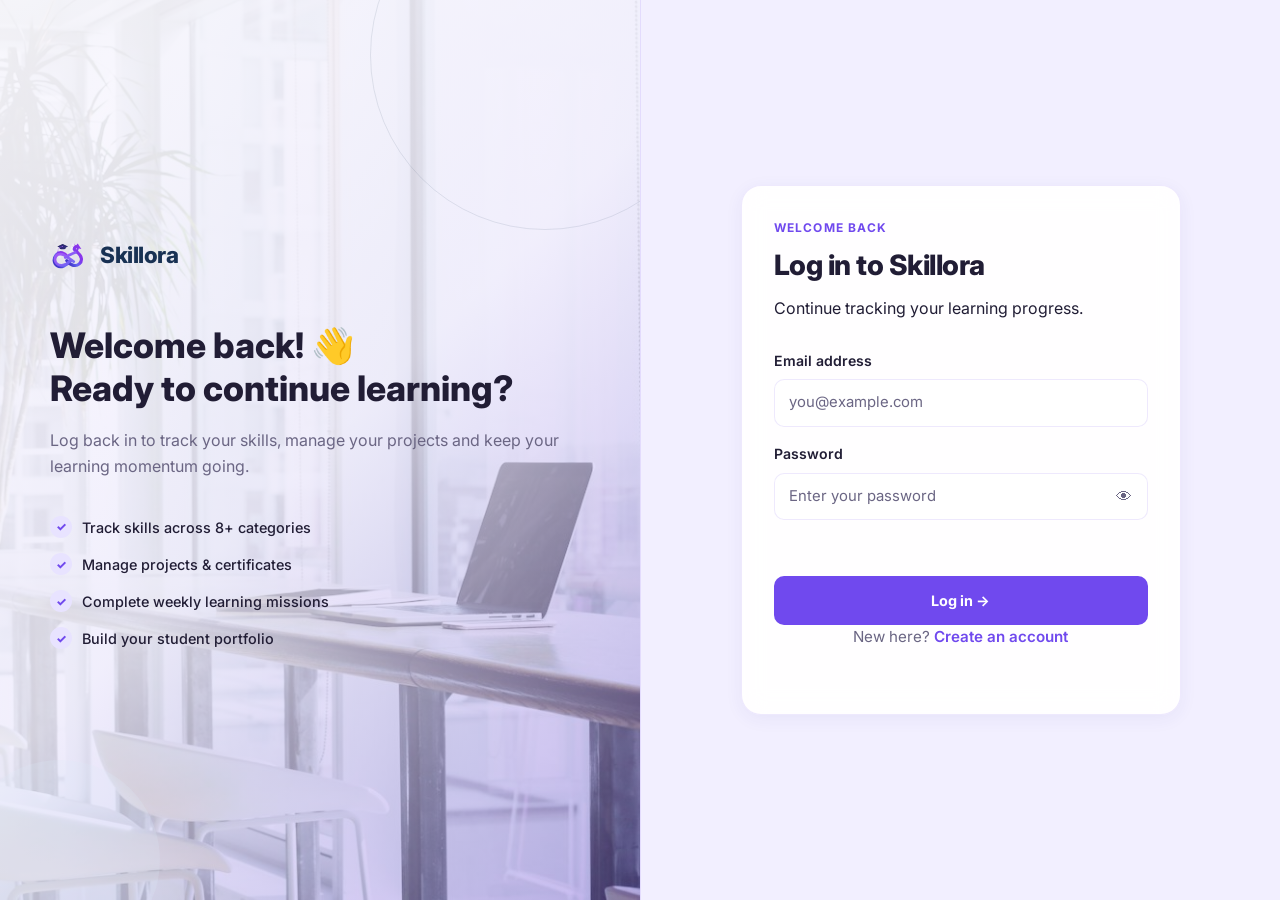
<file: dashboard.html>
<!DOCTYPE html>
<html lang="en">
<head>
  <meta charset="UTF-8">
  <meta name="viewport" content="width=device-width, initial-scale=1.0">
  <title>Dashboard | Skillora</title>
  <link rel="icon" href="assets/images/favicon.svg" type="image/svg+xml">
  <link rel="stylesheet" href="assets/css/style.css">
  <link rel="stylesheet" href="assets/css/skillora.css">
  <link rel="preconnect" href="https://fonts.googleapis.com">
  <link href="https://fonts.googleapis.com/css2?family=Inter:wght@400;500;600;700;800&display=swap" rel="stylesheet">
  <script src="assets/js/app.js" defer></script>
</head>
<body class="ss-page page-dashboard">

<header class="ss-header">
  <div class="ss-container ss-header-inner">
    <a class="skl-logo-wrap" href="index.html">
      <img class="skl-logo-icon" src="assets/images/skillora-icon.svg" alt="Skillora logo">
      <span class="skl-wordmark">Skillora</span>
    </a>
    <nav class="ss-nav" id="mainNav" aria-label="Main navigation">
      <a href="index.html" data-nav="index">Home</a>
      <a href="dashboard.html" data-nav="dashboard">Dashboard</a>
      <a href="profile.html" data-nav="profile">My Profile</a>
      <a href="skills.html" data-nav="skills">My Skills</a>
      <a href="projects.html" data-nav="projects">My Projects</a>
      <a href="certificates.html" data-nav="certificates">Certificates</a>
      <a href="achievements.html" data-nav="achievements">Achievements</a>
      <a href="students.html" data-nav="students">Directory</a>
      <a href="login.html" data-auth-link="login">Log in</a>
      <a href="register.html" data-auth-link="register">Sign up</a>
      <a href="#" data-logout hidden>Log out</a>
    </nav>
    <button class="skl-hamburger" id="hamburgerBtn" aria-label="Toggle menu" aria-expanded="false">
      <span></span><span></span><span></span>
    </button>
  </div>
</header>

<main class="ss-main"><div class="ss-container">

  <div class="ss-page-head">
    <div>
      <p class="ss-eyebrow">Your learning space</p>
      <h1 class="ss-title">Welcome back, <span id="dashboardName">Student</span> 👋</h1>
      <p class="ss-subtitle">Every small step moves you forward. Keep going!</p>
    </div>
    <div style="display:flex;gap:10px;flex-wrap:wrap">
      <a class="ss-btn secondary" href="profile.html">My Profile</a>
      <a class="ss-btn" href="skills.html">＋ Add a skill</a>
    </div>
  </div>

  <!-- STATS -->
  <section class="ss-stats">
    <article class="ss-stat">
      <div class="ss-stat-label">Skills Tracked</div>
      <div class="ss-stat-value" id="statSkills">0</div>
      <div class="ss-stat-note" style="font-size:0.8rem;color:#9CA3AF;margin-top:4px">Keep building your toolkit</div>
    </article>
    <article class="ss-stat">
      <div class="ss-stat-label">Average Progress</div>
      <div class="ss-stat-value" id="statProgress">0%</div>
      <div class="ss-progress" style="margin-top:8px"><span id="averageProgressBar" style="width:0%"></span></div>
    </article>
    <article class="ss-stat">
      <div class="ss-stat-label">Missions Completed</div>
      <div class="ss-stat-value" id="statGoals">0/0</div>
      <div class="ss-stat-note" style="font-size:0.8rem;color:#9CA3AF;margin-top:4px">Small wins count</div>
    </article>
  </section>

  <!-- QUICK ACTIONS -->
  <section class="ss-card" style="margin-bottom:20px;padding:20px 24px">
    <p class="ss-eyebrow">Quick actions</p>
    <div style="display:flex;gap:10px;flex-wrap:wrap;margin-top:10px">
      <a class="ss-btn secondary small" href="projects.html">📋 My Projects</a>
      <a class="ss-btn secondary small" href="certificates.html">🏅 Certificates</a>
      <a class="ss-btn secondary small" href="achievements.html">⭐ Achievements</a>
      <a class="ss-btn secondary small" href="resume.html">📄 Resume</a>
      <a class="ss-btn secondary small" href="students.html">👥 Directory</a>
    </div>
  </section>

  <!-- SKILLS + MISSIONS -->
  <section class="ss-two-col">
    <article class="ss-card">
      <div class="ss-section-head" style="margin:0 0 14px">
        <div><p class="ss-eyebrow">Your growth</p><h2>Skill progress</h2></div>
        <a href="skills.html" style="color:var(--skl-primary);font-weight:600;font-size:0.85rem;text-decoration:none">Manage →</a>
      </div>
      <div id="dashboardSkills" class="ss-skill-list"></div>
      <div id="dashboardSkillsEmpty" class="ss-empty">
        <strong>Your first skill is waiting.</strong>
        Add a skill to see your progress here.
        <p style="margin-top:15px"><a class="ss-btn small" href="skills.html">Add a skill</a></p>
      </div>
    </article>

    <article class="ss-card">
      <p class="ss-eyebrow">Plan your week</p>
      <h2 style="margin:0 0 4px">Weekly missions</h2>
      <p class="ss-subtitle">Pick a few small tasks you can finish this week.</p>
      <form id="goalForm" class="ss-inline-form">
        <input id="goalInput" name="goal" maxlength="120" placeholder="e.g. Practise JavaScript for 20 min" required aria-label="New weekly mission">
        <button class="ss-btn small" type="submit">Add</button>
      </form>
      <div id="goalList" class="ss-goal-list"></div>
      <div id="goalsEmpty" class="ss-empty" style="margin-top:12px">
        <strong>No missions yet</strong>
        Add one small goal to get started.
      </div>
    </article>
  </section>

</div></main>

<div class="ss-toast" id="ssToast" role="status" aria-live="polite"></div>
</body>
</html>
</file>
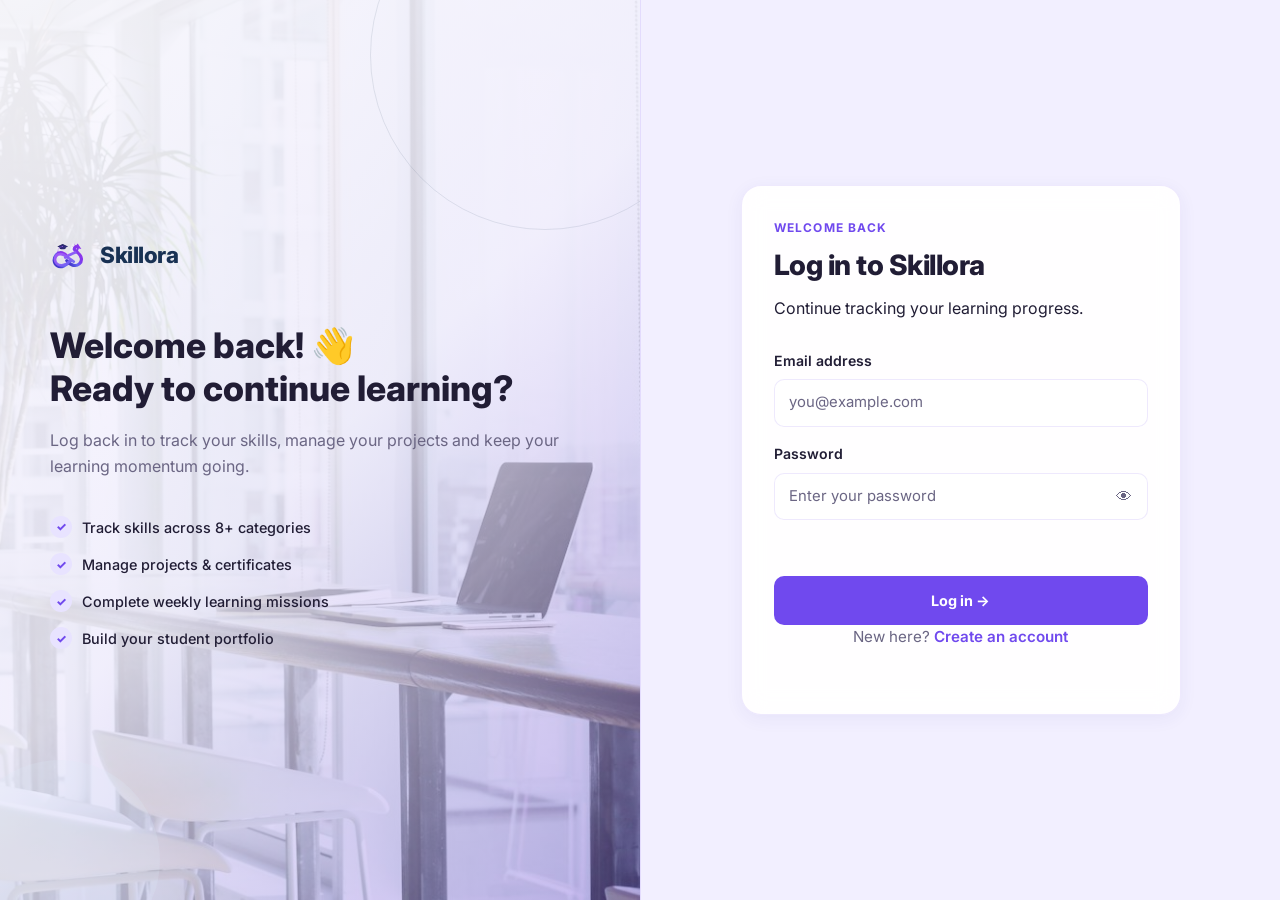
<file: login.html>
<!DOCTYPE html>
<html lang="en">
<head>
  <meta charset="UTF-8">
  <meta name="viewport" content="width=device-width, initial-scale=1.0">
  <meta name="description" content="Log in to Skillora — Your student skill development platform.">
  <title>Log in | Skillora</title>
  <link rel="icon" href="assets/images/favicon.svg" type="image/svg+xml">
  <link rel="stylesheet" href="assets/css/style.css">
  <link rel="stylesheet" href="assets/css/skillora.css">
  <link rel="preconnect" href="https://fonts.googleapis.com">
  <link href="https://fonts.googleapis.com/css2?family=Inter:wght@400;500;600;700;800&display=swap" rel="stylesheet">
  <script src="assets/js/app.js" defer></script>
</head>
<body class="page-login">

<div class="skl-auth-page">

  <!-- LEFT PANEL -->
  <div class="skl-auth-left">
    <div class="skl-auth-left-logo">
      <img src="assets/images/skillora-icon.svg" alt="Skillora" style="width:38px;height:38px;">
      <span class="skl-wordmark" style="color:var(--skl-dark);-webkit-text-fill-color:var(--skl-dark);font-size:1.4rem;">Skillora</span>
    </div>
    <h2>Welcome back! 👋<br>Ready to continue learning?</h2>
    <p>Log back in to track your skills, manage your projects and keep your learning momentum going.</p>
    <ul class="skl-auth-features">
      <li>Track skills across 8+ categories</li>
      <li>Manage projects & certificates</li>
      <li>Complete weekly learning missions</li>
      <li>Build your student portfolio</li>
    </ul>
  </div>

  <!-- RIGHT PANEL -->
  <div class="skl-auth-right">
    <div class="skl-auth-form-wrap">
      <div style="margin-bottom:28px">
        <p class="ss-eyebrow" style="margin:0 0 6px">Welcome back</p>
        <h1>Log in to Skillora</h1>
        <p>Continue tracking your learning progress.</p>
      </div>

      <form class="ss-form" id="loginForm" style="display:flex;flex-direction:column;gap:16px;">
        <div class="ss-field">
          <label for="loginEmail">Email address</label>
          <input id="loginEmail" name="email" type="email" autocomplete="email" placeholder="you@example.com" required>
        </div>
        <div class="ss-field">
          <label for="loginPassword">Password</label>
          <div class="skl-pw-wrap">
            <input id="loginPassword" name="password" type="password" autocomplete="current-password" placeholder="Enter your password" required minlength="6">
            <button type="button" class="skl-pw-toggle" id="loginPwToggle" aria-label="Show password">👁</button>
          </div>
        </div>
        <p class="ss-form-message" id="loginMessage" aria-live="polite"></p>
        <button class="ss-btn" type="submit" style="width:100%;justify-content:center;padding:13px;">Log in →</button>
      </form>

      <p class="ss-auth-foot">New here? <a href="register.html">Create an account</a></p>
    </div>
  </div>

</div>

<div class="ss-toast" id="ssToast" role="status" aria-live="polite"></div>
</body>
</html>
</file>
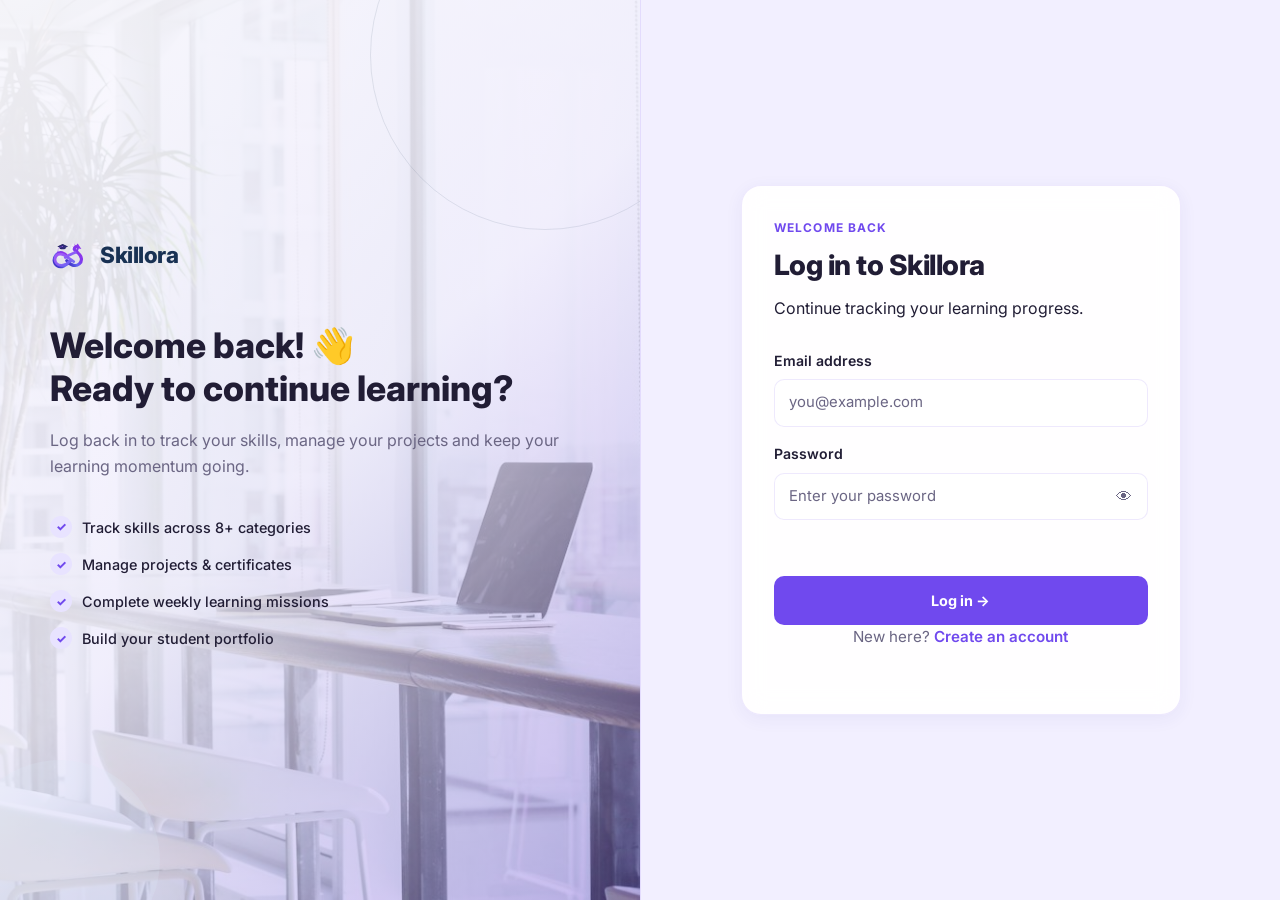
<file: profile.html>
<!DOCTYPE html>
<html lang="en">
<head>
  <meta charset="UTF-8">
  <meta name="viewport" content="width=device-width, initial-scale=1.0">
  <title>My Profile | Skillora</title>
  <link rel="icon" href="assets/images/favicon.svg" type="image/svg+xml">
  <link rel="stylesheet" href="assets/css/style.css">
  <link rel="stylesheet" href="assets/css/skillora.css">
  <link rel="preconnect" href="https://fonts.googleapis.com">
  <link href="https://fonts.googleapis.com/css2?family=Inter:wght@400;500;600;700;800&display=swap" rel="stylesheet">
  <script src="assets/js/app.js" defer></script>
</head>
<body class="ss-page page-profile">

<header class="ss-header">
  <div class="ss-container ss-header-inner">
    <a class="skl-logo-wrap" href="index.html">
      <img class="skl-logo-icon" src="assets/images/skillora-icon.svg" alt="Skillora logo">
      <span class="skl-wordmark">Skillora</span>
    </a>
    <nav class="ss-nav" id="mainNav" aria-label="Main navigation">
      <a href="index.html" data-nav="index">Home</a>
      <a href="dashboard.html" data-nav="dashboard">Dashboard</a>
      <a href="profile.html" data-nav="profile">My Profile</a>
      <a href="skills.html" data-nav="skills">My Skills</a>
      <a href="projects.html" data-nav="projects">My Projects</a>
      <a href="certificates.html" data-nav="certificates">Certificates</a>
      <a href="achievements.html" data-nav="achievements">Achievements</a>
      <a href="students.html" data-nav="students">Directory</a>
      <a href="login.html" data-auth-link="login">Log in</a>
      <a href="register.html" data-auth-link="register">Sign up</a>
      <a href="#" data-logout hidden>Log out</a>
    </nav>
    <button class="skl-hamburger" id="hamburgerBtn" aria-label="Toggle menu" aria-expanded="false">
      <span></span><span></span><span></span>
    </button>
  </div>
</header>

<main class="ss-main"><div class="ss-container" style="max-width:800px">
  <div class="ss-page-head">
    <div>
      <p class="ss-eyebrow">Your information</p>
      <h1 class="ss-title">My Profile</h1>
      <p class="ss-subtitle">Keep your student details up to date.</p>
    </div>
    <a class="ss-btn secondary" href="dashboard.html">← Dashboard</a>
  </div>

  <section class="ss-card">
    <div class="ss-profile-top">
      <div class="ss-profile-avatar" id="profileAvatar">S</div>
      <div>
        <h2 id="profileHeading" style="margin:0;color:var(--skl-dark)">Student profile</h2>
        <p id="profileEmailText" class="ss-subtitle" style="margin-top:5px">Update your details below.</p>
      </div>
    </div>

    <form id="profileForm" class="ss-form" style="display:flex;flex-direction:column;gap:14px">
      <div class="ss-field">
        <label for="profileName">Full name</label>
        <input id="profileName" name="name" maxlength="80" required>
      </div>
      <div class="ss-field">
        <label for="profileEmail">Email address</label>
        <input id="profileEmail" name="email" type="email" required>
      </div>
      <div class="ss-field">
        <label for="profileDepartment">Course / Department</label>
        <input id="profileDepartment" name="department" maxlength="100" placeholder="e.g. Computer Science">
      </div>
      <div class="ss-field">
        <label for="profileBio">About me (optional)</label>
        <textarea id="profileBio" name="bio" rows="3" maxlength="300" placeholder="A short introduction about your learning goals"></textarea>
      </div>
      <p class="ss-form-message" id="profileMessage" aria-live="polite"></p>
      <div style="display:flex;gap:10px;flex-wrap:wrap">
        <button class="ss-btn" type="submit">Save profile</button>
        <a class="ss-btn secondary" href="resume.html">📄 Manage Resume</a>
      </div>
    </form>
  </section>

  <!-- RESUME STATUS -->
  <section class="ss-card" style="margin-top:20px">
    <div style="display:flex;align-items:center;justify-content:space-between;gap:16px;flex-wrap:wrap">
      <div>
        <p class="ss-eyebrow">Resume</p>
        <h2 style="margin:0;font-size:1.1rem;color:var(--skl-dark)" id="resumeStatusHeading">No resume uploaded</h2>
        <p class="ss-subtitle" id="resumeStatusText">Your resume stays private in this browser and is not shown on your public profile.</p>
      </div>
      <a class="ss-btn secondary small" href="resume.html" id="resumeActionBtn">Upload Resume →</a>
    </div>
  </section>

</div></main>

<div class="ss-toast" id="ssToast" role="status" aria-live="polite"></div>
</body>
</html>
</file>
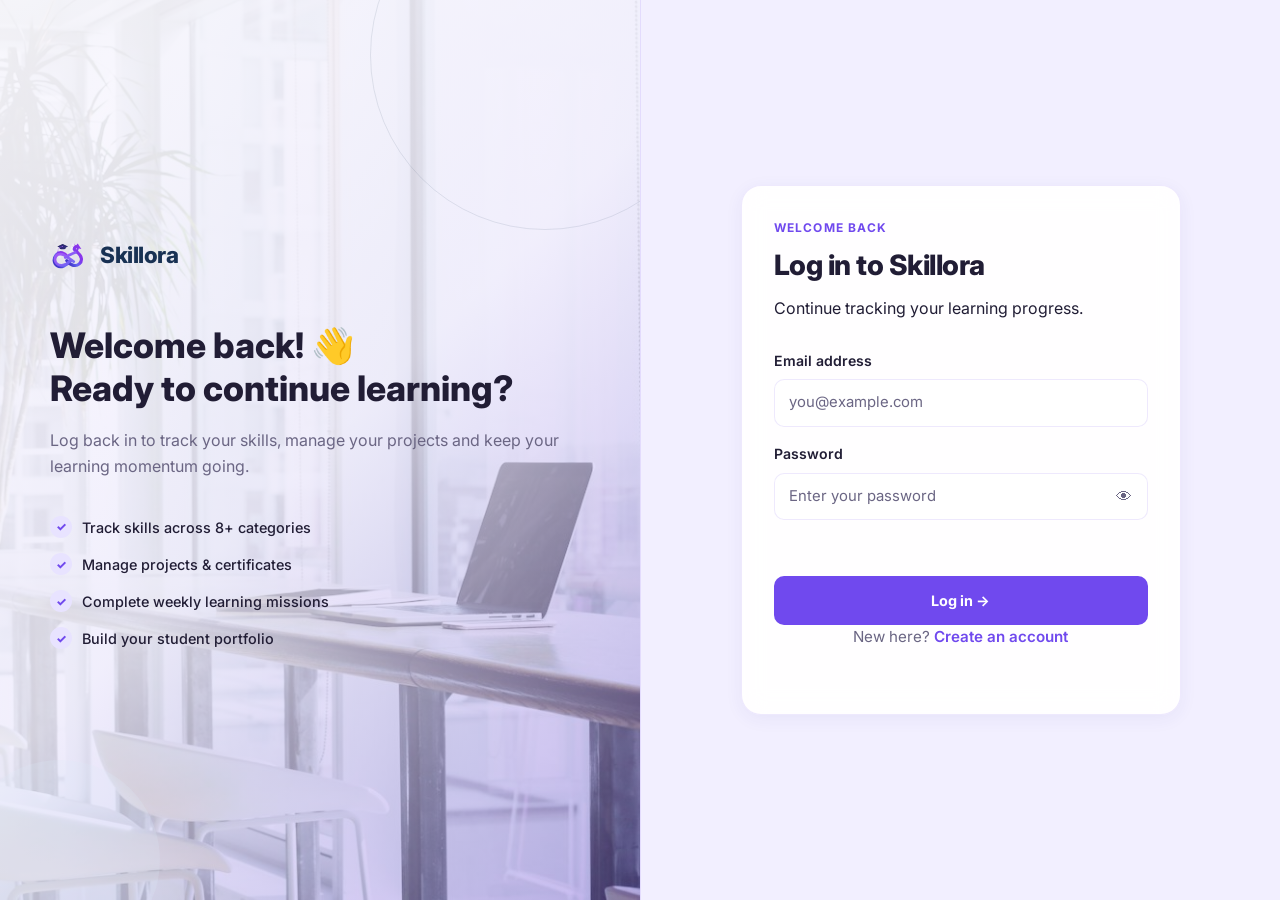
<file: projects.html>
<!DOCTYPE html>
<html lang="en">
<head>
  <meta charset="UTF-8">
  <meta name="viewport" content="width=device-width, initial-scale=1.0">
  <title>My Projects | Skillora</title>
  <link rel="icon" href="assets/images/favicon.svg" type="image/svg+xml">
  <link rel="preconnect" href="https://fonts.googleapis.com">
  <link href="https://fonts.googleapis.com/css2?family=Inter:wght@400;500;600;700;800&display=swap" rel="stylesheet">
  <link rel="stylesheet" href="assets/css/style.css">
  <link rel="stylesheet" href="assets/css/skillora.css">
  <script src="assets/js/app.js" defer></script>
</head>

<body class="dashboard-page page-projects">

  <!-- SIDEBAR -->
  <aside class="sidebar">
    <div class="dashboard-logo">
      <div class="logo-icon">
        <img src="assets/images/skillora-icon.svg" alt="Skillora">
      </div>
      <div>
        <h2>Skillora</h2>
        <span>Student Platform</span>
      </div>
    </div>

    <div class="sidebar-profile">
      <div class="sidebar-avatar" id="sidebarAvatar">ST</div>
      <div>
        <strong id="sidebarName">Student</strong>
        <span id="sidebarDept">Student</span>
      </div>
    </div>

    <nav class="sidebar-nav">
      <p class="nav-title">MAIN MENU</p>
      <a href="dashboard.html" class="sidebar-link"><span>⌂</span> Dashboard</a>
      <a href="profile.html" class="sidebar-link"><span>◉</span> My Profile</a>
      <a href="skills.html" class="sidebar-link"><span>✦</span> My Skills</a>
      <a href="projects.html" class="sidebar-link active"><span>▣</span> My Projects</a>
      <a href="certificates.html" class="sidebar-link"><span>▤</span> Certificates</a>
      <a href="achievements.html" class="sidebar-link"><span>★</span> Achievements</a>
      <a href="resume.html" class="sidebar-link"><span>📄</span> Resume</a>

      <p class="nav-title">EXPLORE</p>
      <a href="students.html" class="sidebar-link"><span>♙</span> Student Directory</a>
      <a href="public-profile.html" class="sidebar-link"><span>◈</span> Public Profile</a>
      <a href="index.html" class="sidebar-link"><span>⌂</span> Home</a>

      <p class="nav-title">ACCOUNT</p>
      <a href="#" class="sidebar-link logout-link" data-logout><span>⏻</span> Log out</a>
    </nav>
  </aside>

  <!-- MAIN -->
  <div class="dashboard-layout">
    <header class="dashboard-topbar">
      <h1>My Projects</h1>
      <div class="topbar-right" style="display:flex;align-items:center;gap:14px">
        <button class="ss-btn small" id="addProjectBtn">＋ Add Project</button>
        <div class="topbar-avatar" id="topbarAvatar">ST</div>
      </div>
    </header>

    <main class="dashboard-main" style="padding:28px">

      <!-- FILTERS -->
      <div class="skl-filters">
        <button class="skl-filter-btn active" data-project-filter="all">All</button>
        <button class="skl-filter-btn" data-project-filter="completed">Completed</button>
        <button class="skl-filter-btn" data-project-filter="in-progress">In Progress</button>
        <button class="skl-filter-btn" data-project-filter="planned">Planned</button>
      </div>

      <!-- PROJECTS GRID -->
      <div class="skl-projects-grid" id="projectsGrid"></div>

      <!-- EMPTY STATE -->
      <div class="ss-empty" id="projectsEmpty" style="display:none">
        <div style="font-size:3rem;margin-bottom:16px">📋</div>
        <strong>No projects yet</strong>
        Start adding your work — assignments, personal builds, hackathon submissions — anything you've created.
        <p style="margin-top:16px"><button class="ss-btn" onclick="document.getElementById('addProjectBtn').click()">＋ Add Your First Project</button></p>
      </div>

    </main>
  </div>

  <!-- ADD / EDIT PROJECT MODAL -->
  <div class="skl-modal-overlay" id="projectModal" style="display:none" role="dialog" aria-modal="true" aria-labelledby="projectModalTitle">
    <div class="skl-modal">
      <div class="skl-modal-header">
        <h3 id="projectModalTitle">Add Project</h3>
        <button class="skl-modal-close" id="projectModalClose" aria-label="Close">✕</button>
      </div>
      <div class="skl-modal-body">
        <input type="hidden" id="projectEditId">
        <div class="ss-field">
          <label for="projectTitle">Project title *</label>
          <input id="projectTitle" placeholder="e.g. E-Commerce Website" maxlength="100" required>
        </div>
        <div class="ss-field">
          <label for="projectDesc">Description</label>
          <textarea id="projectDesc" rows="3" maxlength="400" placeholder="Brief description of what this project does"></textarea>
        </div>
        <div class="ss-field">
          <label for="projectTech">Technologies (comma separated)</label>
          <input id="projectTech" placeholder="e.g. HTML, CSS, JavaScript, React">
        </div>
        <div class="ss-field">
          <label for="projectStatus">Status</label>
          <select id="projectStatus">
            <option value="Completed">Completed</option>
            <option value="In Progress">In Progress</option>
            <option value="Planned">Planned</option>
          </select>
        </div>
        <div class="ss-field">
          <label for="projectLink">Project link (optional)</label>
          <input id="projectLink" type="url" placeholder="https://github.com/...">
        </div>
        <p class="ss-form-message" id="projectFormMsg" aria-live="polite"></p>
        <div style="display:flex;gap:10px">
          <button class="ss-btn" id="projectSaveBtn" style="flex:1;justify-content:center">Save Project</button>
          <button class="ss-btn secondary" id="projectCancelBtn">Cancel</button>
        </div>
      </div>
    </div>
  </div>

  <!-- CONFIRM DELETE MODAL -->
  <div class="skl-modal-overlay" id="deleteProjectModal" style="display:none" role="dialog" aria-modal="true">
    <div class="skl-modal" style="max-width:400px">
      <div class="skl-modal-header">
        <h3>Delete Project</h3>
        <button class="skl-modal-close" id="deleteProjectClose" aria-label="Close">✕</button>
      </div>
      <div class="skl-modal-body" style="text-align:center">
        <div style="font-size:2.5rem;margin-bottom:12px">🗑️</div>
        <p style="color:var(--skl-muted);font-size:0.95rem">Are you sure you want to delete <strong id="deleteProjectName"></strong>? This cannot be undone.</p>
        <input type="hidden" id="deleteProjectId">
        <div style="display:flex;gap:10px;margin-top:20px">
          <button class="ss-btn danger" id="deleteProjectConfirm" style="flex:1;justify-content:center">Yes, delete</button>
          <button class="ss-btn secondary" id="deleteProjectCancel" style="flex:1;justify-content:center">Cancel</button>
        </div>
      </div>
    </div>
  </div>

  <div class="ss-toast" id="ssToast" role="status" aria-live="polite"></div>
</body>
</html>
</file>
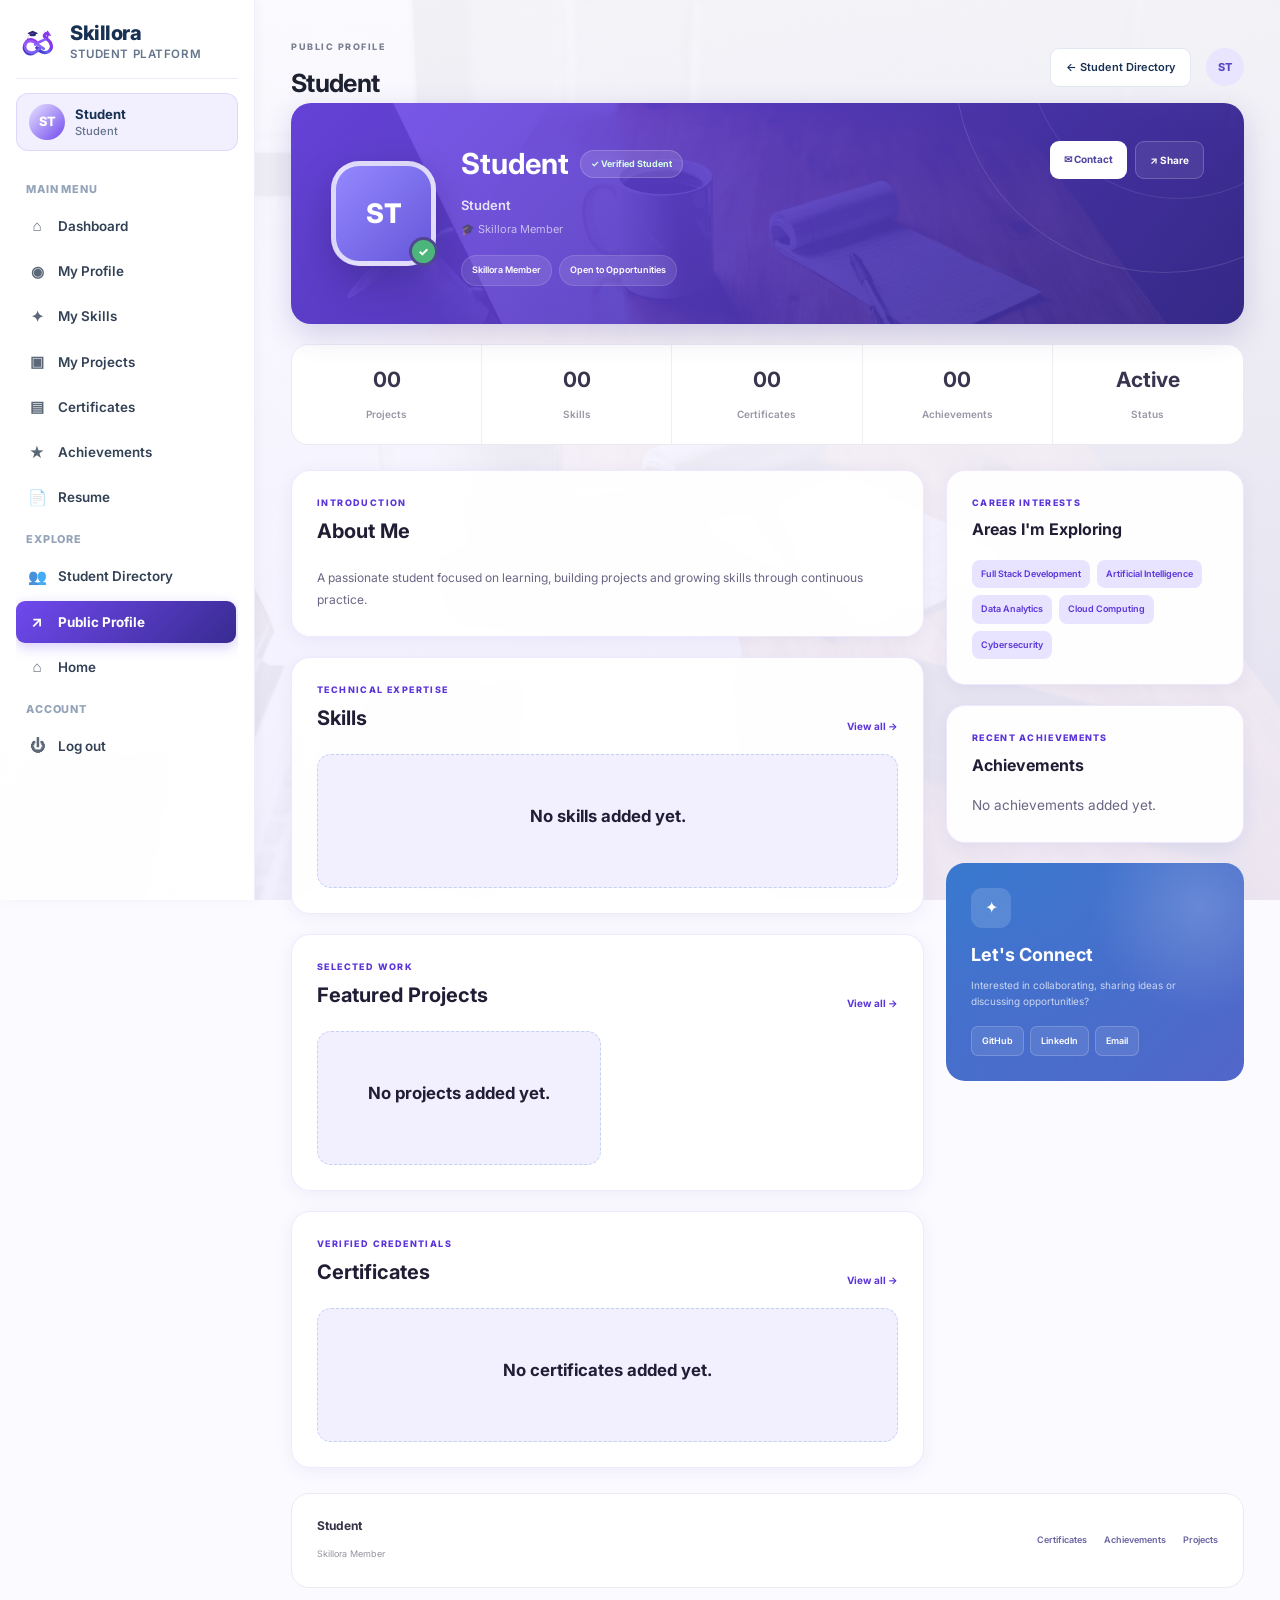
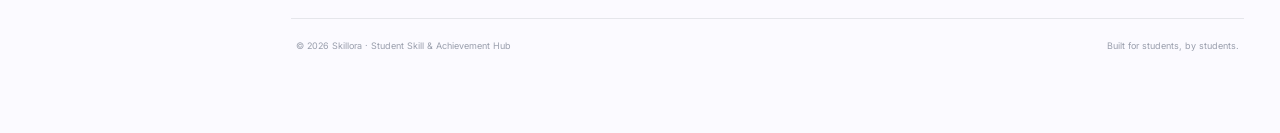
<file: public-profile.html>
<!DOCTYPE html>
<html lang="en">
<head>
  <meta charset="UTF-8">
  <meta name="viewport" content="width=device-width, initial-scale=1.0">
  <title>Public Profile | Skillora</title>
  <link rel="icon" href="assets/images/favicon.svg" type="image/svg+xml">
  <link rel="preconnect" href="https://fonts.googleapis.com">
  <link href="https://fonts.googleapis.com/css2?family=Inter:wght@400;500;600;700;800&display=swap" rel="stylesheet">
  <link rel="stylesheet" href="assets/css/style.css">
  <link rel="stylesheet" href="assets/css/skillora.css">
  <script src="assets/js/app.js" defer></script>
</head>

<body class="dashboard-page page-public-profile">
<div class="dashboard-layout">

  <!-- SIDEBAR -->
  <aside class="sidebar">
    <div class="dashboard-logo">
      <div class="logo-icon"><img src="assets/images/skillora-icon.svg" alt="Skillora"></div>
      <div>
        <h2>Skillora</h2>
        <span>Student Platform</span>
      </div>
    </div>

    <div class="sidebar-profile">
      <div class="sidebar-avatar" id="sidebarAvatar">ST</div>
      <div>
        <strong id="sidebarName">Student</strong>
        <span id="sidebarDept">Student</span>
      </div>
    </div>

    <nav class="sidebar-nav">
      <p class="nav-title">MAIN MENU</p>
      <a href="dashboard.html" class="sidebar-link"><span>⌂</span> Dashboard</a>
      <a href="profile.html" class="sidebar-link"><span>◉</span> My Profile</a>
      <a href="skills.html" class="sidebar-link"><span>✦</span> My Skills</a>
      <a href="projects.html" class="sidebar-link"><span>▣</span> My Projects</a>
      <a href="certificates.html" class="sidebar-link"><span>▤</span> Certificates</a>
      <a href="achievements.html" class="sidebar-link"><span>★</span> Achievements</a>
      <a href="resume.html" class="sidebar-link"><span>📄</span> Resume</a>

      <p class="nav-title">EXPLORE</p>
      <a href="students.html" class="sidebar-link"><span>👥</span> Student Directory</a>
      <a href="public-profile.html" class="sidebar-link active"><span>↗</span> Public Profile</a>
      <a href="index.html" class="sidebar-link"><span>⌂</span> Home</a>

      <p class="nav-title">ACCOUNT</p>
      <a href="#" class="sidebar-link logout-link" data-logout><span>⏻</span> Log out</a>
    </nav>
  </aside>

  <!-- MAIN -->
  <main class="dashboard-main">

    <!-- TOPBAR -->
    <header class="dashboard-topbar">
      <div>
        <span class="welcome-small">PUBLIC PROFILE</span>
        <h1 id="publicTopbarName">Student</h1>
      </div>
      <div class="topbar-actions">
        <a href="students.html" class="view-profile-btn">← Student Directory</a>
        <div class="topbar-avatar" id="topbarAvatar">ST</div>
      </div>
    </header>

    <!-- PROFILE COVER -->
    <section class="public-profile-cover">
      <div class="profile-cover-pattern"></div>
      <div class="public-profile-main">

        <div class="public-avatar" id="publicAvatar">
          ST
          <span class="profile-verified">✓</span>
        </div>

        <div class="public-profile-info">
          <div class="public-name-row">
            <h2 id="publicName">Student</h2>
            <span class="verified-label">✓ Verified Student</span>
          </div>
          <p class="public-role" id="publicRole">Student</p>
          <p class="public-college" id="publicCollege">🎓 Skillora Member</p>
          <div class="public-profile-tags" id="publicTags">
            <span>Skillora Member</span>
            <span>Open to Opportunities</span>
          </div>
        </div>

        <div class="profile-actions">
          <a href="mailto:student@example.com" class="profile-action-primary">✉ Contact</a>
          <a href="#" class="profile-action-secondary">↗ Share</a>
        </div>

      </div>
    </section>

    <!-- PROFILE STATS -->
    <section class="public-profile-stats">
      <div class="public-stat"><strong id="statProjects">00</strong><span>Projects</span></div>
      <div class="public-stat"><strong id="statSkillsCount">00</strong><span>Skills</span></div>
      <div class="public-stat"><strong id="statCerts">00</strong><span>Certificates</span></div>
      <div class="public-stat"><strong id="statAchievements">00</strong><span>Achievements</span></div>
      <div class="public-stat"><strong>Active</strong><span>Status</span></div>
    </section>

    <!-- TWO COLUMN LAYOUT -->
    <div class="public-profile-layout">

      <!-- LEFT -->
      <div class="public-profile-left">

        <!-- ABOUT -->
        <section class="public-section">
          <div class="public-section-heading">
            <div>
              <span>INTRODUCTION</span>
              <h2>About Me</h2>
            </div>
          </div>
          <p class="about-profile-text" id="publicBio">
            A passionate student focused on learning, building projects and growing skills through continuous practice.
          </p>
        </section>

        <!-- SKILLS -->
        <section class="public-section">
          <div class="public-section-heading">
            <div>
              <span>TECHNICAL EXPERTISE</span>
              <h2>Skills</h2>
            </div>
            <a href="skills.html">View all →</a>
          </div>
          <div class="public-skill-list" id="publicSkillList">
            <div class="ss-empty"><strong>No skills added yet.</strong></div>
          </div>
        </section>

        <!-- PROJECTS -->
        <section class="public-section">
          <div class="public-section-heading">
            <div>
              <span>SELECTED WORK</span>
              <h2>Featured Projects</h2>
            </div>
            <a href="projects.html">View all →</a>
          </div>
          <div class="public-project-grid" id="publicProjectList">
            <div class="ss-empty"><strong>No projects added yet.</strong></div>
          </div>
        </section>

        <!-- CERTIFICATES -->
        <section class="public-section">
          <div class="public-section-heading">
            <div>
              <span>VERIFIED CREDENTIALS</span>
              <h2>Certificates</h2>
            </div>
            <a href="certificates.html">View all →</a>
          </div>
          <div class="public-certificate-list" id="publicCertList">
            <div class="ss-empty"><strong>No certificates added yet.</strong></div>
          </div>
        </section>

      </div>

      <!-- RIGHT -->
      <aside class="public-profile-right">

        <section class="profile-side-card">
          <span class="side-card-label">CAREER INTERESTS</span>
          <h3>Areas I'm Exploring</h3>
          <div class="interest-list">
            <span>Full Stack Development</span>
            <span>Artificial Intelligence</span>
            <span>Data Analytics</span>
            <span>Cloud Computing</span>
            <span>Cybersecurity</span>
          </div>
        </section>

        <section class="profile-side-card">
          <span class="side-card-label">RECENT ACHIEVEMENTS</span>
          <h3>Achievements</h3>
          <div id="publicAchievementList">
            <p style="color:var(--skl-muted);font-size:0.85rem">No achievements added yet.</p>
          </div>
        </section>

        <section class="profile-connect-card">
          <div class="connect-icon">✦</div>
          <h3>Let's Connect</h3>
          <p>Interested in collaborating, sharing ideas or discussing opportunities?</p>
          <div class="social-links">
            <a href="#">GitHub</a>
            <a href="#">LinkedIn</a>
            <a href="mailto:student@example.com">Email</a>
          </div>
        </section>

      </aside>
    </div>

    <!-- PROFILE FOOTER -->
    <section class="public-profile-footer">
      <div>
        <strong id="publicFooterName">Student</strong>
        <span id="publicFooterRole">Skillora Member</span>
      </div>
      <div class="footer-profile-links">
        <a href="certificates.html">Certificates</a>
        <a href="achievements.html">Achievements</a>
        <a href="projects.html">Projects</a>
      </div>
    </section>

    <footer class="dashboard-footer">
      <p>© 2026 Skillora · Student Skill &amp; Achievement Hub</p>
      <span>Built for students, by students.</span>
    </footer>

  </main>
</div>

<div class="ss-toast" id="ssToast" role="status" aria-live="polite"></div>
</body>
</html>
</file>
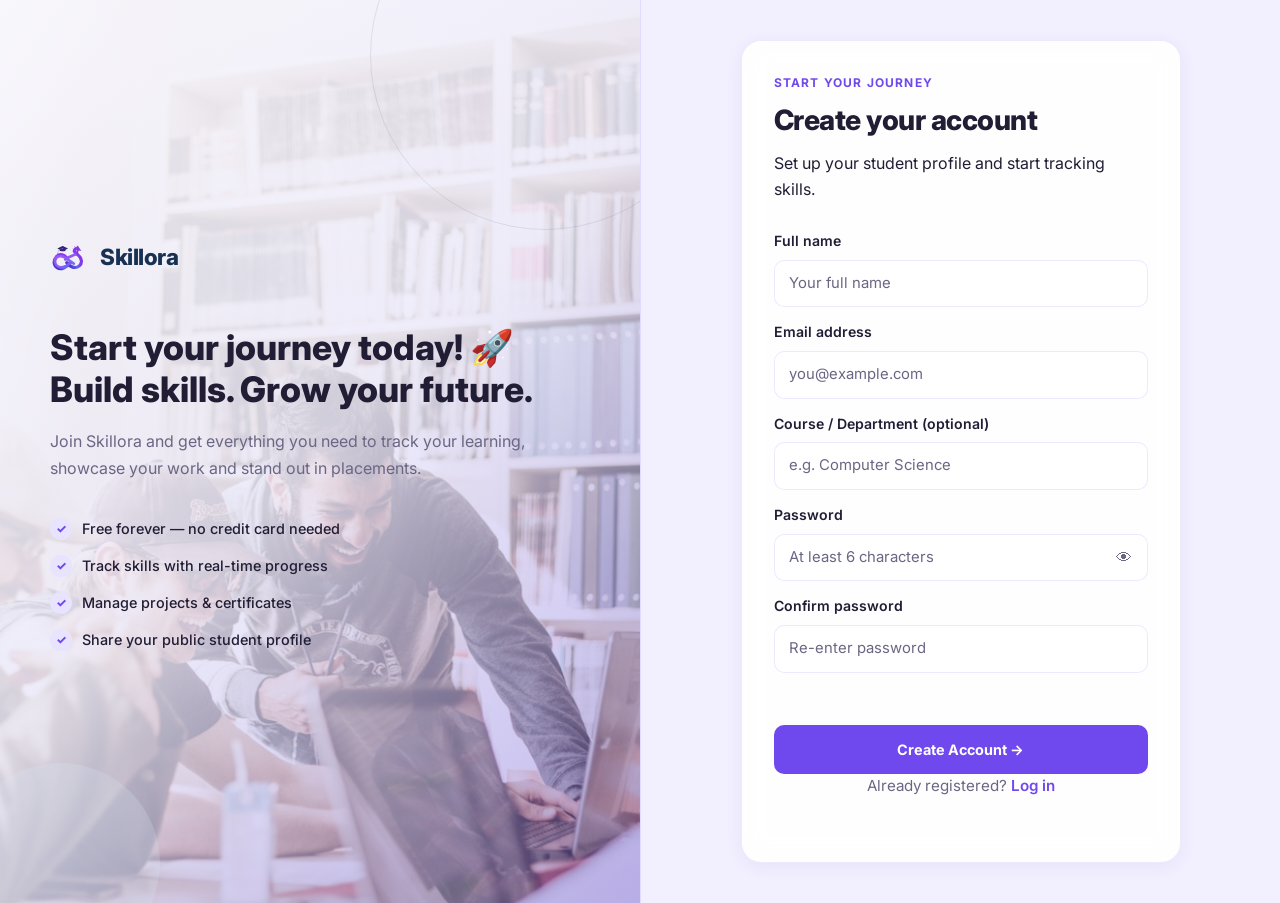
<file: register.html>
<!DOCTYPE html>
<html lang="en">
<head>
  <meta charset="UTF-8">
  <meta name="viewport" content="width=device-width, initial-scale=1.0">
  <meta name="description" content="Create your Skillora account — Free student skill development platform.">
  <title>Create Account | Skillora</title>
  <link rel="icon" href="assets/images/favicon.svg" type="image/svg+xml">
  <link rel="stylesheet" href="assets/css/style.css">
  <link rel="stylesheet" href="assets/css/skillora.css">
  <link rel="preconnect" href="https://fonts.googleapis.com">
  <link href="https://fonts.googleapis.com/css2?family=Inter:wght@400;500;600;700;800&display=swap" rel="stylesheet">
  <script src="assets/js/app.js" defer></script>
</head>
<body class="page-register">

<div class="skl-auth-page">

  <!-- LEFT PANEL -->
  <div class="skl-auth-left">
    <div class="skl-auth-left-logo">
      <img src="assets/images/skillora-icon.svg" alt="Skillora" style="width:38px;height:38px;">
      <span class="skl-wordmark" style="color:var(--skl-dark);-webkit-text-fill-color:var(--skl-dark);font-size:1.4rem;">Skillora</span>
    </div>
    <h2>Start your journey today! 🚀<br>Build skills. Grow your future.</h2>
    <p>Join Skillora and get everything you need to track your learning, showcase your work and stand out in placements.</p>
    <ul class="skl-auth-features">
      <li>Free forever — no credit card needed</li>
      <li>Track skills with real-time progress</li>
      <li>Manage projects & certificates</li>
      <li>Share your public student profile</li>
    </ul>
  </div>

  <!-- RIGHT PANEL -->
  <div class="skl-auth-right">
    <div class="skl-auth-form-wrap">
      <div style="margin-bottom:28px">
        <p class="ss-eyebrow" style="margin:0 0 6px">Start your journey</p>
        <h1>Create your account</h1>
        <p>Set up your student profile and start tracking skills.</p>
      </div>

      <form class="ss-form" id="registerForm" style="display:flex;flex-direction:column;gap:14px;">
        <div class="ss-field">
          <label for="registerName">Full name</label>
          <input id="registerName" name="name" type="text" autocomplete="name" placeholder="Your full name" required maxlength="80">
        </div>
        <div class="ss-field">
          <label for="registerEmail">Email address</label>
          <input id="registerEmail" name="email" type="email" autocomplete="email" placeholder="you@example.com" required>
        </div>
        <div class="ss-field">
          <label for="registerDepartment">Course / Department (optional)</label>
          <input id="registerDepartment" name="department" type="text" placeholder="e.g. Computer Science">
        </div>
        <div class="ss-field">
          <label for="registerPassword">Password</label>
          <div class="skl-pw-wrap">
            <input id="registerPassword" name="password" type="password" autocomplete="new-password" minlength="6" placeholder="At least 6 characters" required>
            <button type="button" class="skl-pw-toggle" id="registerPwToggle" aria-label="Show password">👁</button>
          </div>
        </div>
        <div class="ss-field">
          <label for="confirmPassword">Confirm password</label>
          <input id="confirmPassword" name="confirmPassword" type="password" autocomplete="new-password" minlength="6" placeholder="Re-enter password" required>
        </div>
        <p class="ss-form-message" id="registerMessage" aria-live="polite"></p>
        <button class="ss-btn" type="submit" style="width:100%;justify-content:center;padding:13px;">Create Account →</button>
      </form>

      <p class="ss-auth-foot">Already registered? <a href="login.html">Log in</a></p>
    </div>
  </div>

</div>

<div class="ss-toast" id="ssToast" role="status" aria-live="polite"></div>
</body>
</html>
</file>
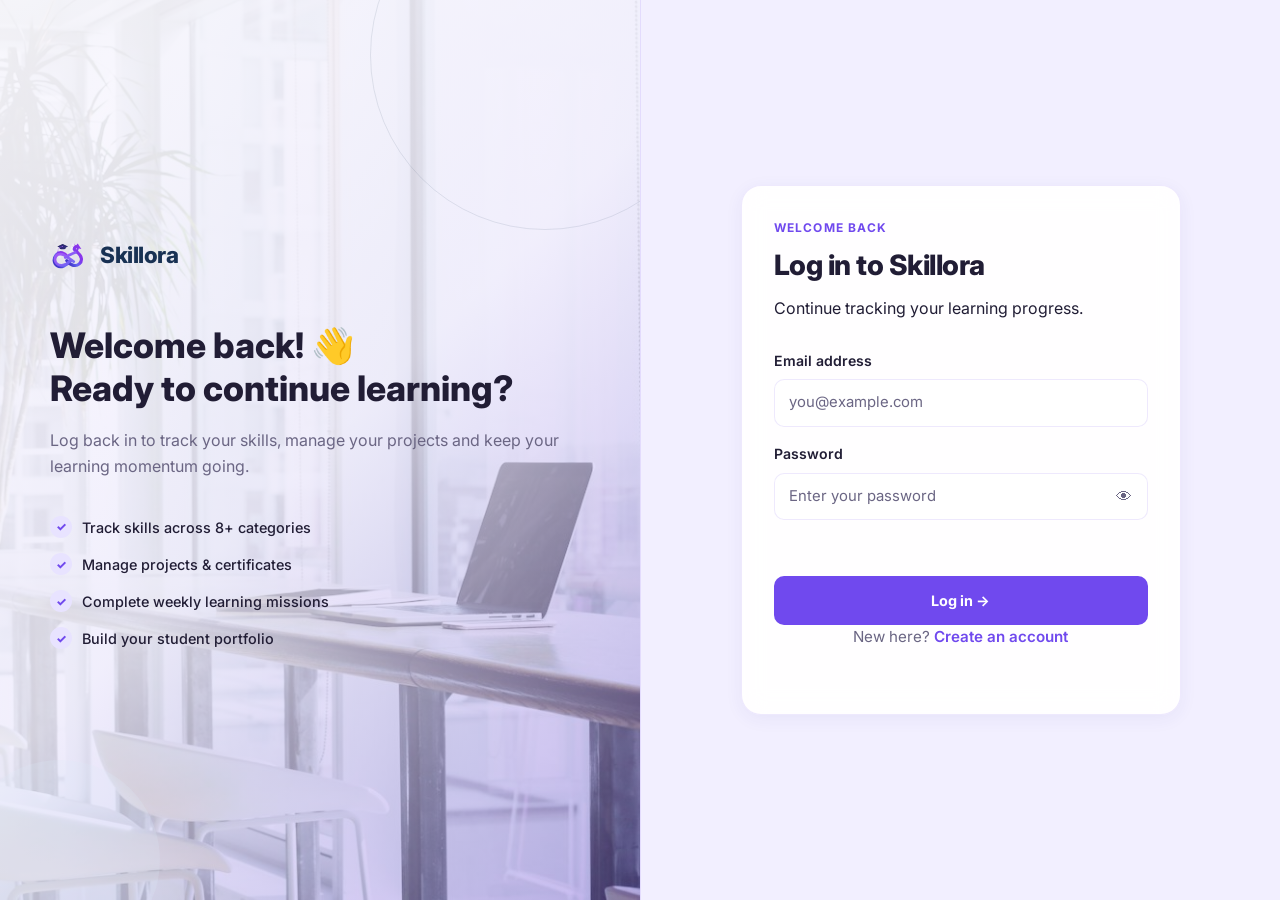
<file: resume.html>
<!DOCTYPE html>
<html lang="en">
<head>
  <meta charset="UTF-8">
  <meta name="viewport" content="width=device-width, initial-scale=1.0">
  <title>My Resume | Skillora</title>
  <link rel="icon" href="assets/images/favicon.svg" type="image/svg+xml">
  <link rel="preconnect" href="https://fonts.googleapis.com">
  <link href="https://fonts.googleapis.com/css2?family=Inter:wght@400;500;600;700;800&display=swap" rel="stylesheet">
  <link rel="stylesheet" href="assets/css/style.css">
  <link rel="stylesheet" href="assets/css/skillora.css">
  <script src="assets/js/app.js" defer></script>
</head>

<body class="ss-page page-resume">

<header class="ss-header">
  <div class="ss-container ss-header-inner">
    <a class="skl-logo-wrap" href="index.html">
      <img class="skl-logo-icon" src="assets/images/skillora-icon.svg" alt="Skillora logo">
      <span class="skl-wordmark">Skillora</span>
    </a>
    <nav class="ss-nav" id="mainNav" aria-label="Main navigation">
      <a href="index.html" data-nav="index">Home</a>
      <a href="dashboard.html" data-nav="dashboard">Dashboard</a>
      <a href="profile.html" data-nav="profile">My Profile</a>
      <a href="skills.html" data-nav="skills">My Skills</a>
      <a href="projects.html" data-nav="projects">My Projects</a>
      <a href="certificates.html" data-nav="certificates">Certificates</a>
      <a href="achievements.html" data-nav="achievements">Achievements</a>
      <a href="students.html" data-nav="students">Directory</a>
      <a href="login.html" data-auth-link="login">Log in</a>
      <a href="register.html" data-auth-link="register">Sign up</a>
      <a href="#" data-logout hidden>Log out</a>
    </nav>
    <button class="skl-hamburger" id="hamburgerBtn" aria-label="Toggle menu" aria-expanded="false">
      <span></span><span></span><span></span>
    </button>
  </div>
</header>

<main class="ss-main">
  <div class="ss-container" style="max-width:800px">

    <div class="ss-page-head">
      <div>
        <p class="ss-eyebrow">Career Documents</p>
        <h1 class="ss-title">My Resume</h1>
        <p class="ss-subtitle">Upload, preview and manage your resume securely.</p>
      </div>
      <a class="ss-btn secondary" href="profile.html">← My Profile</a>
    </div>

    <!-- UPLOAD AREA (shown when no resume) -->
    <section class="ss-card" id="uploadSection">
      <p class="ss-eyebrow">Upload your resume</p>
      <h2 style="margin:0 0 6px;color:var(--skl-dark)">Add your resume</h2>
      <p class="ss-subtitle" style="margin-bottom:20px">PDF only · Maximum 5 MB · Stored securely in your browser.</p>

      <div class="skl-resume-upload" id="dropZone">
        <div class="skl-resume-upload-icon">📄</div>
        <h3>Drag &amp; drop your PDF here</h3>
        <p>or click to browse files</p>
        <input type="file" id="resumeFileInput" accept=".pdf,application/pdf" style="display:none">
        <button class="ss-btn" type="button" id="browseBtn">Browse Files</button>
      </div>

      <p class="ss-form-message" id="uploadError" style="margin-top:12px"></p>

      <div id="uploadProgress" style="display:none;margin-top:16px">
        <div class="ss-progress"><span id="uploadProgressBar" style="width:0%"></span></div>
        <p style="font-size:0.85rem;color:var(--skl-muted);margin-top:6px">Processing...</p>
      </div>
    </section>

    <!-- RESUME INFO (shown when resume exists) -->
    <section class="ss-card" id="resumeInfoSection" style="display:none">
      <p class="ss-eyebrow">Your resume</p>
      <div class="skl-resume-info">
        <div class="skl-resume-file-info">
          <h3 id="resumeFileName">resume.pdf</h3>
          <span id="resumeFileMeta">0 KB · Uploaded today</span>
        </div>
        <div class="skl-resume-actions">
          <button class="ss-btn small" id="previewBtn">👁 Preview</button>
          <button class="ss-btn secondary small" id="downloadBtn">⬇ Download</button>
          <button class="ss-btn secondary small" id="replaceBtn">🔄 Replace</button>
          <button class="ss-btn danger small" id="deleteResumeBtn">🗑 Delete</button>
        </div>
      </div>
      <input type="file" id="replaceFileInput" accept=".pdf,application/pdf" style="display:none">
      <p class="ss-form-message" id="replaceError" style="margin-top:8px"></p>
    </section>

    <!-- PDF PREVIEW -->
    <section class="ss-card" id="previewSection" style="display:none;margin-top:20px">
      <div style="display:flex;align-items:center;justify-content:space-between;margin-bottom:16px">
        <h2 style="margin:0;font-size:1.1rem;color:var(--skl-dark)">Resume Preview</h2>
        <button class="ss-btn secondary small" id="closePreviewBtn">✕ Close</button>
      </div>
      <iframe id="resumePreviewFrame" class="skl-resume-preview" title="Resume preview"></iframe>
    </section>

    <!-- PRIVACY NOTE -->
    <div class="ss-card" style="margin-top:20px;background:var(--skl-softer);border-color:rgba(108,60,225,0.1)">
      <p style="margin:0;font-size:0.85rem;color:var(--skl-muted)">
        🔒 <strong style="color:var(--skl-dark)">Privacy:</strong>
        Your resume is stored locally in your browser using IndexedDB and is never uploaded to any server.
        It is private to your account and not visible to other students.
        A future backend integration will support secure server-side storage.
      </p>
    </div>

  </div>
</main>

<div class="ss-toast" id="ssToast" role="status" aria-live="polite"></div>

<script>
(function () {
  // Only run if user is logged in
  const currentUserRaw = localStorage.getItem("ssh_demo_current_user");
  if (!currentUserRaw) { location.replace("login.html"); return; }
  const user = JSON.parse(currentUserRaw);
  const email = user.email.toLowerCase();
  const META_KEY = "ssh_resume_meta_" + email;
  const DB_NAME = "skillora_resumes";
  const STORE = "files";
  const FILE_KEY = "resume_" + email;

  let db = null;
  let objectURL = null;

  // Open IndexedDB
  function openDB() {
    if (db) return Promise.resolve(db);
    if (!window.indexedDB) return Promise.reject(new Error("IndexedDB is unavailable."));

    return new Promise((resolve, reject) => {
      let request;
      try {
        request = indexedDB.open(DB_NAME);
      } catch (error) {
        reject(error);
        return;
      }

      let settled = false;
      request.onupgradeneeded = () => {
        const database = request.result;
        if (!database.objectStoreNames.contains(STORE)) database.createObjectStore(STORE);
      };
      request.onsuccess = () => {
        if (settled) {
          request.result.close();
          return;
        }
        db = request.result;
        db.onversionchange = () => {
          db.close();
          db = null;
        };
        settled = true;
        resolve(db);
      };
      request.onerror = () => {
        if (!settled) {
          settled = true;
          reject(request.error || new Error("Could not open resume storage."));
        }
      };
      request.onblocked = () => {
        if (!settled) {
          settled = true;
          reject(new Error("Resume storage is blocked by another open Skillora tab."));
        }
      };
    });
  }

  function runTransaction(mode, operation) {
    return openDB().then((database) => new Promise((resolve, reject) => {
      let result;
      let request;
      let transaction;
      try {
        transaction = database.transaction(STORE, mode);
        transaction.oncomplete = () => resolve(result);
        transaction.onerror = () => reject(transaction.error || new Error("Resume storage failed."));
        transaction.onabort = () => reject(transaction.error || new Error("Resume storage was interrupted."));
        request = operation(transaction.objectStore(STORE));
        if (request) request.onsuccess = () => { result = request.result; };
      } catch (error) {
        if (transaction) transaction.abort();
        reject(error);
      }
    }));
  }

  function saveFile(file, cb, errorId = "uploadError") {
    const record = {
      ownerEmail: email,
      blob: file,
      name: file.name,
      size: file.size,
      type: file.type,
      uploadedAt: new Date().toISOString()
    };
    runTransaction("readwrite", (store) => store.put(record, FILE_KEY))
      .then(() => cb && cb())
      .catch(() => {
        const progress = document.getElementById("uploadProgress");
        const bar = document.getElementById("uploadProgressBar");
        if (progress) progress.style.display = "none";
        if (bar) bar.style.width = "0%";
        showError(errorId, "Failed to save the resume in this browser.");
      });
  }

  function loadFile(cb, errorId = "uploadError") {
    runTransaction("readonly", (store) => store.get(FILE_KEY))
      .then((record) => {
        if (record instanceof Blob) {
          cb(record);
        } else if (record && record.ownerEmail === email && record.blob instanceof Blob) {
          cb(record.blob);
        } else {
          cb(null);
        }
      })
      .catch(() => {
        showError(errorId, "Could not read the resume from this browser.");
        cb(null);
      });
  }

  function deleteFile(cb, errorId = "uploadError") {
    runTransaction("readwrite", (store) => store.delete(FILE_KEY))
      .then(() => cb && cb())
      .catch(() => showError(errorId, "Could not delete the resume from this browser."));
  }

  function saveMeta(file, errorId = "uploadError") {
    const meta = {
      ownerEmail: email,
      name: file.name,
      size: file.size,
      type: file.type,
      date: new Date().toLocaleDateString("en-IN", { day: "2-digit", month: "short", year: "numeric" }),
      status: "Available"
    };
    try {
      localStorage.setItem(META_KEY, JSON.stringify(meta));
    } catch {
      showError(errorId, "Resume stored, but its saved status could not be updated.");
    }
    return meta;
  }

  function loadMeta() {
    try {
      const meta = JSON.parse(localStorage.getItem(META_KEY));
      return meta && (!meta.ownerEmail || meta.ownerEmail === email) ? meta : null;
    } catch { return null; }
  }

  function showError(id, msg) {
    const el = document.getElementById(id);
    if (el) { el.textContent = msg; el.classList.remove("success"); }
  }

  function showSuccess(id, msg) {
    const el = document.getElementById(id);
    if (el) { el.textContent = msg; el.classList.add("success"); }
  }

  function toast(msg) {
    const el = document.getElementById("ssToast");
    if (!el) return;
    el.textContent = msg;
    el.classList.add("show");
    setTimeout(() => el.classList.remove("show"), 2600);
  }

  async function validateFile(file, errorId) {
    if (!file) return false;
    if (!/\.pdf$/i.test(file.name)) {
      showError(errorId, "Choose a file with a .pdf extension.");
      return false;
    }
    if (file.type !== "application/pdf") {
      showError(errorId, "The selected file must have the PDF file type.");
      return false;
    }
    if (file.size > 5 * 1024 * 1024) {
      showError(errorId, "File size must be 5 MB or less.");
      return false;
    }
    try {
      const signature = new Uint8Array(await file.slice(0, 5).arrayBuffer());
      if (String.fromCharCode(...signature) !== "%PDF-") {
        showError(errorId, "The selected file is not a valid PDF document.");
        return false;
      }
    } catch {
      showError(errorId, "Could not validate this file. Please choose another PDF.");
      return false;
    }
    return true;
  }

  function showUploadSection() {
    document.getElementById("uploadSection").style.display = "block";
    document.getElementById("resumeInfoSection").style.display = "none";
    document.getElementById("previewSection").style.display = "none";
  }

  function showInfoSection(meta) {
    document.getElementById("uploadSection").style.display = "none";
    document.getElementById("resumeInfoSection").style.display = "block";
    document.getElementById("previewSection").style.display = "none";
    document.getElementById("resumeFileName").textContent = meta.name;
    const size = meta.size < 1024
      ? `${meta.size} bytes`
      : meta.size < 1024 * 1024
        ? `${(meta.size / 1024).toFixed(1)} KB`
        : `${(meta.size / (1024 * 1024)).toFixed(2)} MB`;
    document.getElementById("resumeFileMeta").textContent =
      `${meta.status || "Available"} · ${size} · Uploaded ${meta.date}`;
  }

  function revokeURL() {
    if (objectURL) { URL.revokeObjectURL(objectURL); objectURL = null; }
  }
  window.addEventListener("pagehide", revokeURL);

  async function processUpload(file, errorId) {
    if (!await validateFile(file, errorId)) return;
    const replacing = errorId === "replaceError" || !!loadMeta();
    const errorElement = document.getElementById(errorId);
    if (errorElement) errorElement.textContent = "";
    const progress = document.getElementById("uploadProgress");
    const bar = document.getElementById("uploadProgressBar");
    if (!replacing && progress) progress.style.display = "block";
    if (!replacing && bar) bar.style.width = "60%";

    saveFile(file, () => {
      const meta = saveMeta(file, errorId);
      document.getElementById("resumePreviewFrame").src = "";
      revokeURL();
      if (bar) bar.style.width = "100%";
      setTimeout(() => {
        if (progress) progress.style.display = "none";
        showInfoSection(meta);
        if (bar) bar.style.width = "0%";
        toast(replacing ? "Resume replaced successfully." : "Resume uploaded successfully.");
      }, 400);
    }, errorId);
  }

  // Init: check for existing resume
  const existingMeta = loadMeta();
  if (existingMeta) {
    showInfoSection(existingMeta);
  } else {
    showUploadSection();
  }

  // Browse button
  document.getElementById("browseBtn").addEventListener("click", () => {
    document.getElementById("resumeFileInput").click();
  });

  document.getElementById("resumeFileInput").addEventListener("change", (e) => {
    const file = e.target.files[0];
    if (file) processUpload(file, "uploadError");
    e.target.value = "";
  });

  // Drag and drop
  const dropZone = document.getElementById("dropZone");
  dropZone.addEventListener("dragover", (e) => { e.preventDefault(); dropZone.classList.add("dragover"); });
  dropZone.addEventListener("dragleave", () => dropZone.classList.remove("dragover"));
  dropZone.addEventListener("drop", (e) => {
    e.preventDefault();
    dropZone.classList.remove("dragover");
    const file = e.dataTransfer.files[0];
    if (file) processUpload(file, "uploadError");
  });

  // Preview
  document.getElementById("previewBtn").addEventListener("click", () => {
    loadFile((file) => {
      if (!file) { toast("Resume file not found. Please re-upload."); return; }
      revokeURL();
      objectURL = URL.createObjectURL(file);
      document.getElementById("resumePreviewFrame").src = objectURL;
      document.getElementById("previewSection").style.display = "block";
      document.getElementById("previewSection").scrollIntoView({ behavior: "smooth" });
    }, "replaceError");
  });

  document.getElementById("closePreviewBtn").addEventListener("click", () => {
    document.getElementById("previewSection").style.display = "none";
    document.getElementById("resumePreviewFrame").src = "";
    revokeURL();
  });

  // Download
  document.getElementById("downloadBtn").addEventListener("click", () => {
    loadFile((file) => {
      if (!file) { toast("Resume file not found. Please re-upload."); return; }
      revokeURL();
      objectURL = URL.createObjectURL(file);
      const a = document.createElement("a");
      a.href = objectURL;
      const meta = loadMeta();
      a.download = meta ? meta.name : "resume.pdf";
      a.click();
      setTimeout(revokeURL, 1000);
    }, "replaceError");
  });

  // Replace
  document.getElementById("replaceBtn").addEventListener("click", () => {
    document.getElementById("replaceFileInput").click();
  });

  document.getElementById("replaceFileInput").addEventListener("change", (e) => {
    const file = e.target.files[0];
    if (file) processUpload(file, "replaceError");
    e.target.value = "";
  });

  // Delete
  document.getElementById("deleteResumeBtn").addEventListener("click", () => {
    if (!confirm("Delete your resume? This cannot be undone.")) return;
    deleteFile(() => {
      try {
        localStorage.removeItem(META_KEY);
      } catch {
        showError("replaceError", "The file was deleted, but its saved status could not be cleared.");
      }
      revokeURL();
      document.getElementById("resumePreviewFrame").src = "";
      document.getElementById("previewSection").style.display = "none";
      showUploadSection();
      toast("Resume deleted.");
    }, "replaceError");
  });
})();
</script>

</body>
</html>
</file>
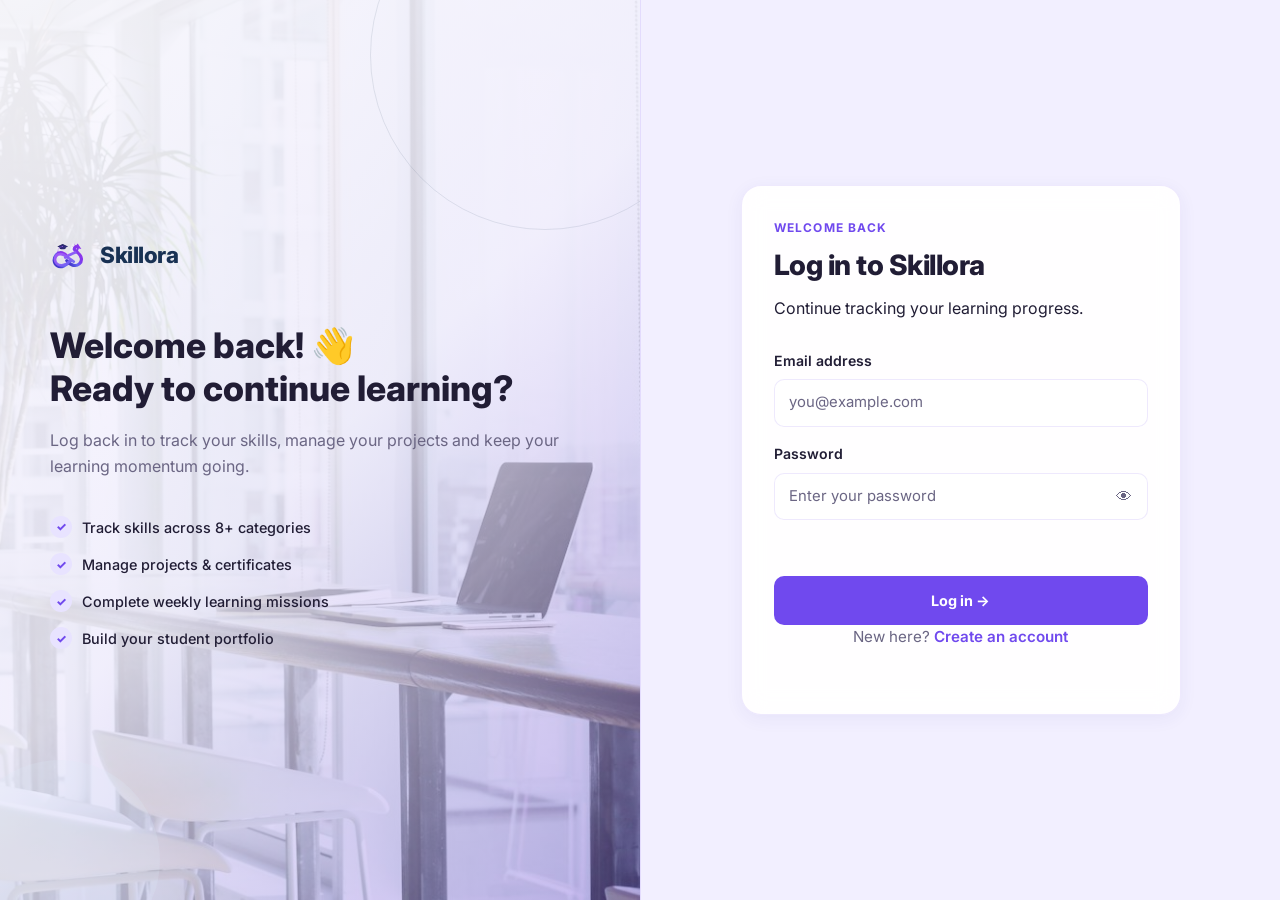
<file: skills.html>
<!DOCTYPE html>
<html lang="en">
<head>
  <meta charset="UTF-8">
  <meta name="viewport" content="width=device-width, initial-scale=1.0">
  <title>My Skills | Skillora</title>
  <link rel="icon" href="assets/images/favicon.svg" type="image/svg+xml">
  <link rel="stylesheet" href="assets/css/style.css">
  <link rel="stylesheet" href="assets/css/skillora.css">
  <link rel="preconnect" href="https://fonts.googleapis.com">
  <link href="https://fonts.googleapis.com/css2?family=Inter:wght@400;500;600;700;800&display=swap" rel="stylesheet">
  <script src="assets/js/app.js" defer></script>
</head>
<body class="ss-page page-skills">

<header class="ss-header">
  <div class="ss-container ss-header-inner">
    <a class="skl-logo-wrap" href="index.html">
      <img class="skl-logo-icon" src="assets/images/skillora-icon.svg" alt="Skillora logo">
      <span class="skl-wordmark">Skillora</span>
    </a>
    <nav class="ss-nav" id="mainNav" aria-label="Main navigation">
      <a href="index.html" data-nav="index">Home</a>
      <a href="dashboard.html" data-nav="dashboard">Dashboard</a>
      <a href="profile.html" data-nav="profile">My Profile</a>
      <a href="skills.html" data-nav="skills">My Skills</a>
      <a href="projects.html" data-nav="projects">My Projects</a>
      <a href="certificates.html" data-nav="certificates">Certificates</a>
      <a href="achievements.html" data-nav="achievements">Achievements</a>
      <a href="students.html" data-nav="students">Directory</a>
      <a href="login.html" data-auth-link="login">Log in</a>
      <a href="register.html" data-auth-link="register">Sign up</a>
      <a href="#" data-logout hidden>Log out</a>
    </nav>
    <button class="skl-hamburger" id="hamburgerBtn" aria-label="Toggle menu" aria-expanded="false">
      <span></span><span></span><span></span>
    </button>
  </div>
</header>

<main class="ss-main"><div class="ss-container">
  <div class="ss-page-head">
    <div>
      <p class="ss-eyebrow">Learn by doing</p>
      <h1 class="ss-title">My Skills</h1>
      <p class="ss-subtitle">Add skills, update your progress, and celebrate improvement.</p>
    </div>
    <a class="ss-btn secondary" href="dashboard.html">← Dashboard</a>
  </div>

  <section class="ss-card" style="margin-bottom:20px">
    <p class="ss-eyebrow">Add something you're learning</p>
    <h2 style="margin:0 0 15px">Add a skill</h2>
    <form id="skillForm" class="ss-form" style="display:grid;grid-template-columns:2fr 1fr 1fr auto;align-items:end;gap:12px;margin-top:0">
      <div class="ss-field">
        <label for="skillName">Skill name</label>
        <input id="skillName" name="name" placeholder="e.g. JavaScript" maxlength="60" required>
      </div>
      <div class="ss-field">
        <label for="skillCategory">Category</label>
        <select id="skillCategory" name="category">
          <option>Programming</option>
          <option>Web Development</option>
          <option>AI &amp; ML</option>
          <option>Database</option>
          <option>Cloud Computing</option>
          <option>Cybersecurity</option>
          <option>Communication</option>
          <option>Design</option>
          <option>Soft Skill</option>
          <option>Language</option>
          <option>Other</option>
        </select>
      </div>
      <div class="ss-field">
        <label for="skillProgress">Starting progress</label>
        <select id="skillProgress" name="progress">
          <option value="10">Just started · 10%</option>
          <option value="25">Beginner · 25%</option>
          <option value="50" selected>Practising · 50%</option>
          <option value="75">Confident · 75%</option>
          <option value="100">Completed · 100%</option>
        </select>
      </div>
      <button class="ss-btn" type="submit" style="white-space:nowrap">＋ Add skill</button>
    </form>
    <p class="ss-form-message" id="skillMessage" aria-live="polite"></p>
  </section>

  <div class="ss-section-head">
    <div><p class="ss-eyebrow">Your personal tracker</p><h2>Skills in progress</h2></div>
    <span class="ss-pill" id="skillCount">0 skills</span>
  </div>
  <div id="skillsList" class="ss-skill-list"></div>
  <div id="skillsEmpty" class="ss-empty"><strong>No skills added yet</strong>Start with one skill you want to improve.</div>
</div></main>

<div class="ss-toast" id="ssToast" role="status" aria-live="polite"></div>
</body>
</html>
</file>
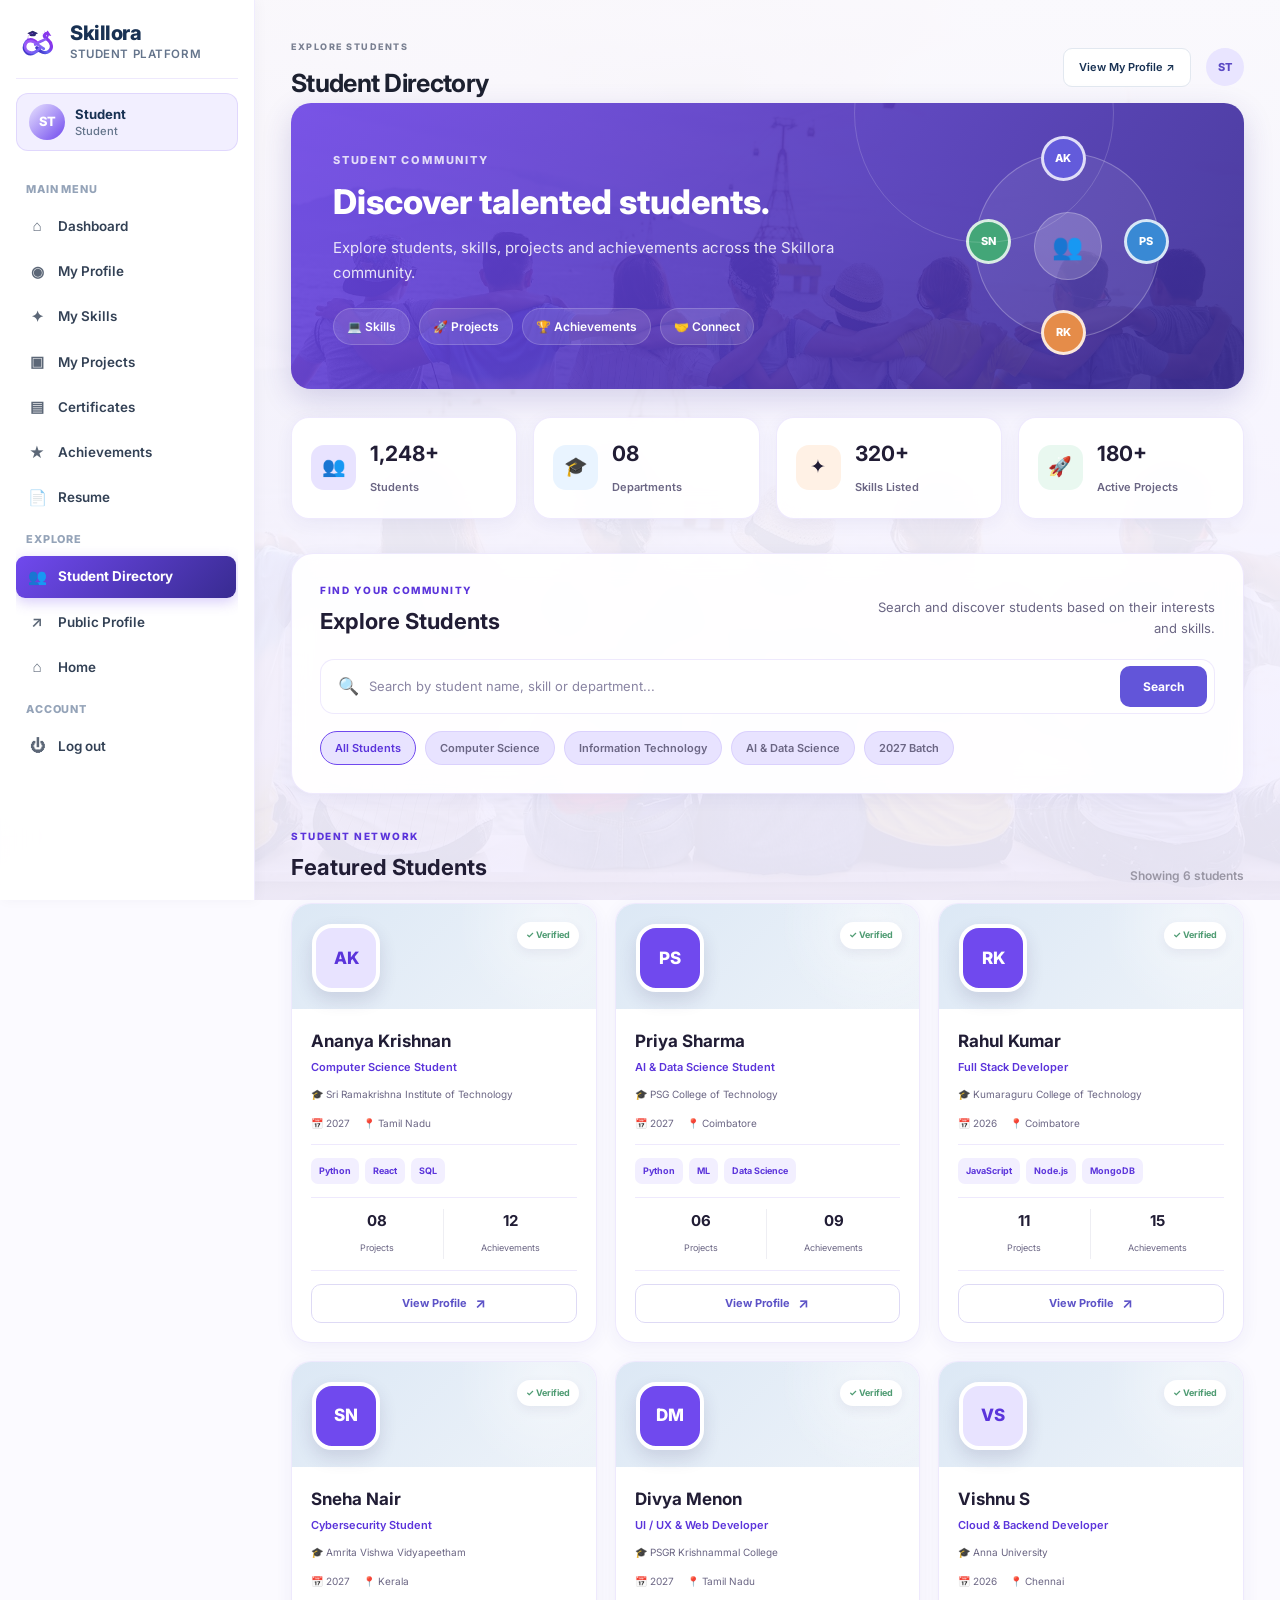
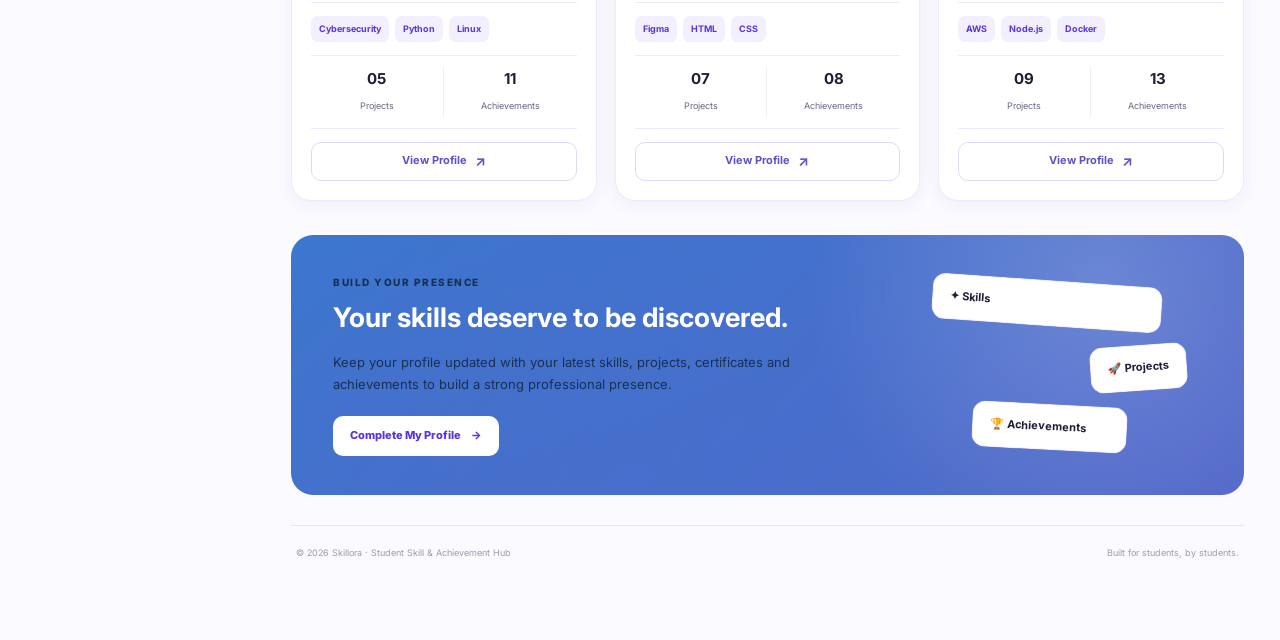
<file: students.html>
<!DOCTYPE html>
<html lang="en">
<head>
  <meta charset="UTF-8">
  <meta name="viewport" content="width=device-width, initial-scale=1.0">
  <title>Student Directory | Skillora</title>
  <link rel="icon" href="assets/images/favicon.svg" type="image/svg+xml">
  <link rel="preconnect" href="https://fonts.googleapis.com">
  <link href="https://fonts.googleapis.com/css2?family=Inter:wght@400;500;600;700;800&display=swap" rel="stylesheet">
  <link rel="stylesheet" href="assets/css/style.css">
  <link rel="stylesheet" href="assets/css/skillora.css">
  <script src="assets/js/app.js" defer></script>
</head>

<body class="dashboard-page page-students">

<div class="dashboard-layout">

  <!-- SIDEBAR -->
  <aside class="sidebar">
    <div class="dashboard-logo">
      <div class="logo-icon"><img src="assets/images/skillora-icon.svg" alt="Skillora"></div>
      <div>
        <h2>Skillora</h2>
        <span>Student Platform</span>
      </div>
    </div>

    <div class="sidebar-profile">
      <div class="sidebar-avatar" id="sidebarAvatar">ST</div>
      <div>
        <strong id="sidebarName">Student</strong>
        <span id="sidebarDept">Student</span>
      </div>
    </div>

    <nav class="sidebar-nav">
      <p class="nav-title">MAIN MENU</p>
      <a href="dashboard.html" class="sidebar-link"><span>⌂</span> Dashboard</a>
      <a href="profile.html" class="sidebar-link"><span>◉</span> My Profile</a>
      <a href="skills.html" class="sidebar-link"><span>✦</span> My Skills</a>
      <a href="projects.html" class="sidebar-link"><span>▣</span> My Projects</a>
      <a href="certificates.html" class="sidebar-link"><span>▤</span> Certificates</a>
      <a href="achievements.html" class="sidebar-link"><span>★</span> Achievements</a>
      <a href="resume.html" class="sidebar-link"><span>📄</span> Resume</a>

      <p class="nav-title">EXPLORE</p>
      <a href="students.html" class="sidebar-link active"><span>👥</span> Student Directory</a>
      <a href="public-profile.html" class="sidebar-link"><span>↗</span> Public Profile</a>
      <a href="index.html" class="sidebar-link"><span>⌂</span> Home</a>

      <p class="nav-title">ACCOUNT</p>
      <a href="#" class="sidebar-link logout-link" data-logout><span>⏻</span> Log out</a>
    </nav>
  </aside>

  <!-- MAIN CONTENT -->
  <main class="dashboard-main">

    <!-- TOPBAR -->
    <header class="dashboard-topbar">
      <div>
        <span class="welcome-small">EXPLORE STUDENTS</span>
        <h1>Student Directory</h1>
      </div>
      <div class="topbar-actions">
        <a href="public-profile.html" class="view-profile-btn">View My Profile ↗</a>
        <div class="topbar-avatar" id="topbarAvatar">ST</div>
      </div>
    </header>

    <!-- HERO -->
    <section class="student-directory-hero">
      <div class="directory-hero-content">
        <span class="directory-label">STUDENT COMMUNITY</span>
        <h2>Discover talented students.</h2>
        <p>Explore students, skills, projects and achievements across the Skillora community.</p>
        <div class="directory-tags">
          <span>💻 Skills</span>
          <span>🚀 Projects</span>
          <span>🏆 Achievements</span>
          <span>🤝 Connect</span>
        </div>
      </div>
      <div class="directory-hero-visual">
        <div class="community-circle">
          <div class="community-avatar avatar-one">AK</div>
          <div class="community-avatar avatar-two">PS</div>
          <div class="community-avatar avatar-three">RK</div>
          <div class="community-avatar avatar-four">SN</div>
          <div class="community-center">👥</div>
        </div>
      </div>
    </section>

    <!-- STATS -->
    <section class="directory-stats">
      <div class="directory-stat-card">
        <div class="directory-stat-icon purple">👥</div>
        <div><strong>1,248+</strong><span>Students</span></div>
      </div>
      <div class="directory-stat-card">
        <div class="directory-stat-icon blue">🎓</div>
        <div><strong>08</strong><span>Departments</span></div>
      </div>
      <div class="directory-stat-card">
        <div class="directory-stat-icon orange">✦</div>
        <div><strong>320+</strong><span>Skills Listed</span></div>
      </div>
      <div class="directory-stat-card">
        <div class="directory-stat-icon green">🚀</div>
        <div><strong>180+</strong><span>Active Projects</span></div>
      </div>
    </section>

    <!-- SEARCH -->
    <section class="student-search-section">
      <div class="search-heading">
        <div>
          <span class="section-eyebrow">FIND YOUR COMMUNITY</span>
          <h2>Explore Students</h2>
        </div>
        <p>Search and discover students based on their interests and skills.</p>
      </div>
      <div class="student-search-box">
        <span class="search-icon">🔍</span>
        <input type="text" placeholder="Search by student name, skill or department...">
        <button type="button">Search</button>
      </div>
      <div class="student-filters">
        <button class="filter-button active">All Students</button>
        <button class="filter-button">Computer Science</button>
        <button class="filter-button">Information Technology</button>
        <button class="filter-button">AI &amp; Data Science</button>
        <button class="filter-button">2027 Batch</button>
      </div>
    </section>

    <!-- STUDENT CARDS -->
    <section class="student-directory-section">
      <div class="directory-section-header">
        <div>
          <span class="section-eyebrow">STUDENT NETWORK</span>
          <h2>Featured Students</h2>
        </div>
        <span class="result-count">Showing 6 students</span>
      </div>

      <div class="student-card-grid">

        <article class="student-card">
          <div class="student-card-top">
            <div class="student-avatar purple-avatar">AK</div>
            <span class="verified-badge">✓ Verified</span>
          </div>
          <div class="student-card-body">
            <h3>Ananya Krishnan</h3>
            <p class="student-role">Computer Science Student</p>
            <p class="student-college">🎓 Sri Ramakrishna Institute of Technology</p>
            <div class="student-info-row"><span>📅 2027</span><span>📍 Tamil Nadu</span></div>
            <div class="student-skills"><span>Python</span><span>React</span><span>SQL</span></div>
            <div class="student-card-stats">
              <div><strong>08</strong><span>Projects</span></div>
              <div><strong>12</strong><span>Achievements</span></div>
            </div>
            <a href="public-profile.html?student=ananya-krishnan" class="student-view-btn">View Profile <span>↗</span></a>
          </div>
        </article>

        <article class="student-card">
          <div class="student-card-top">
            <div class="student-avatar blue-avatar">PS</div>
            <span class="verified-badge">✓ Verified</span>
          </div>
          <div class="student-card-body">
            <h3>Priya Sharma</h3>
            <p class="student-role">AI &amp; Data Science Student</p>
            <p class="student-college">🎓 PSG College of Technology</p>
            <div class="student-info-row"><span>📅 2027</span><span>📍 Coimbatore</span></div>
            <div class="student-skills"><span>Python</span><span>ML</span><span>Data Science</span></div>
            <div class="student-card-stats">
              <div><strong>06</strong><span>Projects</span></div>
              <div><strong>09</strong><span>Achievements</span></div>
            </div>
            <a href="public-profile.html?student=priya-sharma" class="student-view-btn">View Profile <span>↗</span></a>
          </div>
        </article>

        <article class="student-card">
          <div class="student-card-top">
            <div class="student-avatar orange-avatar">RK</div>
            <span class="verified-badge">✓ Verified</span>
          </div>
          <div class="student-card-body">
            <h3>Rahul Kumar</h3>
            <p class="student-role">Full Stack Developer</p>
            <p class="student-college">🎓 Kumaraguru College of Technology</p>
            <div class="student-info-row"><span>📅 2026</span><span>📍 Coimbatore</span></div>
            <div class="student-skills"><span>JavaScript</span><span>Node.js</span><span>MongoDB</span></div>
            <div class="student-card-stats">
              <div><strong>11</strong><span>Projects</span></div>
              <div><strong>15</strong><span>Achievements</span></div>
            </div>
            <a href="public-profile.html?student=rahul-kumar" class="student-view-btn">View Profile <span>↗</span></a>
          </div>
        </article>

        <article class="student-card">
          <div class="student-card-top">
            <div class="student-avatar green-avatar">SN</div>
            <span class="verified-badge">✓ Verified</span>
          </div>
          <div class="student-card-body">
            <h3>Sneha Nair</h3>
            <p class="student-role">Cybersecurity Student</p>
            <p class="student-college">🎓 Amrita Vishwa Vidyapeetham</p>
            <div class="student-info-row"><span>📅 2027</span><span>📍 Kerala</span></div>
            <div class="student-skills"><span>Cybersecurity</span><span>Python</span><span>Linux</span></div>
            <div class="student-card-stats">
              <div><strong>05</strong><span>Projects</span></div>
              <div><strong>11</strong><span>Achievements</span></div>
            </div>
            <a href="public-profile.html?student=sneha-nair" class="student-view-btn">View Profile <span>↗</span></a>
          </div>
        </article>

        <article class="student-card">
          <div class="student-card-top">
            <div class="student-avatar pink-avatar">DM</div>
            <span class="verified-badge">✓ Verified</span>
          </div>
          <div class="student-card-body">
            <h3>Divya Menon</h3>
            <p class="student-role">UI / UX &amp; Web Developer</p>
            <p class="student-college">🎓 PSGR Krishnammal College</p>
            <div class="student-info-row"><span>📅 2027</span><span>📍 Tamil Nadu</span></div>
            <div class="student-skills"><span>Figma</span><span>HTML</span><span>CSS</span></div>
            <div class="student-card-stats">
              <div><strong>07</strong><span>Projects</span></div>
              <div><strong>08</strong><span>Achievements</span></div>
            </div>
            <a href="public-profile.html?student=divya-menon" class="student-view-btn">View Profile <span>↗</span></a>
          </div>
        </article>

        <article class="student-card">
          <div class="student-card-top">
            <div class="student-avatar violet-avatar">VS</div>
            <span class="verified-badge">✓ Verified</span>
          </div>
          <div class="student-card-body">
            <h3>Vishnu S</h3>
            <p class="student-role">Cloud &amp; Backend Developer</p>
            <p class="student-college">🎓 Anna University</p>
            <div class="student-info-row"><span>📅 2026</span><span>📍 Chennai</span></div>
            <div class="student-skills"><span>AWS</span><span>Node.js</span><span>Docker</span></div>
            <div class="student-card-stats">
              <div><strong>09</strong><span>Projects</span></div>
              <div><strong>13</strong><span>Achievements</span></div>
            </div>
            <a href="public-profile.html?student=vishnu-s" class="student-view-btn">View Profile <span>↗</span></a>
          </div>
        </article>

      </div>
    </section>

    <!-- COMMUNITY CTA -->
    <section class="community-highlight">
      <div class="community-highlight-content">
        <span class="section-eyebrow">BUILD YOUR PRESENCE</span>
        <h2>Your skills deserve to be discovered.</h2>
        <p>Keep your profile updated with your latest skills, projects, certificates and achievements to build a strong professional presence.</p>
        <a href="profile.html" class="community-profile-btn">Complete My Profile <span>→</span></a>
      </div>
      <div class="community-highlight-visual">
        <div class="floating-card card-one">✦ Skills</div>
        <div class="floating-card card-two">🚀 Projects</div>
        <div class="floating-card card-three">🏆 Achievements</div>
      </div>
    </section>

    <footer class="dashboard-footer">
      <p>© 2026 Skillora · Student Skill &amp; Achievement Hub</p>
      <span>Built for students, by students.</span>
    </footer>

  </main>
</div>

<div class="ss-toast" id="ssToast" role="status" aria-live="polite"></div>
</body>
</html>
</file>
<file: assets/css/style.css>
/* =====================================================
   Student Skill & Achievement Hub
===================================================== */

* {
    margin: 0;
    padding: 0;
    box-sizing: border-box;
}

html {
    scroll-behavior: smooth;
}

body {
    font-family: "Inter", sans-serif;
    background: #F7F9FC;
    color: #183153;
    line-height: 1.6;
}

a {
    text-decoration: none;
    color: inherit;
}

img {
    max-width: 100%;
    display: block;
}


/* ================= NAVBAR ================= */

.navbar {
    position: absolute;
    top: 0;
    left: 0;
    width: 100%;
    z-index: 100;
    padding: 22px 0;
}

.nav-container {
    width: 90%;
    max-width: 1250px;
    margin: auto;

    display: flex;
    align-items: center;
    justify-content: space-between;
}


/* Logo */

.logo {
    display: flex;
    align-items: center;
    gap: 10px;
    font-size: 22px;
    font-weight: 800;
    color: #183153;
}

.logo span span {
    color: #DCE8F5;
}

.logo-icon {
    width: 38px;
    height: 38px;

    display: flex;
    align-items: center;
    justify-content: center;

    border-radius: 12px;

    background: linear-gradient(
        135deg,
        #3979CF,
        #2F69B5
    );

    color: white;
    font-weight: 800;
}


/* Navigation */

.nav-links {
    display: flex;
    align-items: center;
    gap: 32px;
}

.nav-links a {
    color: rgba(255, 255, 255, 0.78);
    font-size: 14px;
    font-weight: 500;

    transition: 0.3s;
}

.nav-links a:hover,
.nav-links a.active {
    color: white;
}


/* Navbar buttons */

.nav-buttons {
    display: flex;
    align-items: center;
    gap: 20px;
}

.login-link {
    color: white;
    font-size: 14px;
    font-weight: 600;
}

.nav-register {
    padding: 11px 20px;

    border-radius: 10px;

    background: white;
    color: #3979CF;

    font-size: 14px;
    font-weight: 700;

    transition: 0.3s;
}

.nav-register:hover {
    transform: translateY(-2px);
    box-shadow: 0 8px 25px rgba(0, 0, 0, 0.18);
}


/* ================= HERO ================= */

.hero {
    min-height: 760px;

    position: relative;

    display: flex;
    align-items: center;

    overflow: hidden;

    background-image:
        linear-gradient(
            115deg,
            rgba(20, 25, 65, 0.96),
            rgba(55, 38, 105, 0.88),
            rgba(70, 90, 170, 0.65)
        ),
        url("https://images.unsplash.com/photo-1523240795612-9a054b0db644?auto=format&fit=crop&w=2000&q=85");

    background-size: cover;
    background-position: center;
}


/* Decorative circles */

.hero::before {
    content: "";

    position: absolute;

    width: 500px;
    height: 500px;

    border-radius: 50%;

    background: rgba(139, 92, 246, 0.15);

    top: -180px;
    right: -120px;

    filter: blur(2px);
}

.hero::after {
    content: "";

    position: absolute;

    width: 350px;
    height: 350px;

    border-radius: 50%;

    background: rgba(96, 165, 250, 0.12);

    bottom: -180px;
    left: -100px;
}


/* Hero content */

.hero-content {
    position: relative;
    z-index: 3;

    width: 90%;
    max-width: 1250px;

    margin: auto;

    padding-top: 80px;
}

.hero-badge {
    display: inline-block;

    padding: 8px 15px;

    border: 1px solid rgba(255, 255, 255, 0.25);

    border-radius: 30px;

    background: rgba(255, 255, 255, 0.08);

    color: #ddd6fe;

    font-size: 13px;
    font-weight: 600;

    backdrop-filter: blur(10px);
}


.hero h1 {
    max-width: 700px;

    margin-top: 22px;

    color: white;

    font-size: clamp(45px, 6vw, 76px);

    line-height: 1.05;

    letter-spacing: -3px;

    font-weight: 800;
}

.hero h1 span {
    color: #c4b5fd;
}


.hero-content > p {
    max-width: 620px;

    margin-top: 25px;

    color: rgba(255, 255, 255, 0.75);

    font-size: 17px;

    line-height: 1.8;
}


/* Hero buttons */

.hero-buttons {
    display: flex;
    gap: 15px;

    margin-top: 32px;
}

.primary-button,
.secondary-button {
    display: inline-flex;

    align-items: center;
    justify-content: center;

    gap: 12px;

    padding: 14px 23px;

    border-radius: 11px;

    font-size: 14px;
    font-weight: 700;

    transition: 0.3s;
}

.primary-button {
    background: white;
    color: #3979CF;
}

.primary-button:hover {
    transform: translateY(-3px);

    box-shadow:
        0 12px 30px rgba(0, 0, 0, 0.2);
}

.secondary-button {
    color: white;

    border: 1px solid rgba(255, 255, 255, 0.3);

    background: rgba(255, 255, 255, 0.08);

    backdrop-filter: blur(10px);
}

.secondary-button:hover {
    background: rgba(255, 255, 255, 0.15);

    transform: translateY(-3px);
}


/* Trust statistics */

.hero-trust {
    display: flex;

    gap: 40px;

    margin-top: 55px;
}

.trust-item {
    display: flex;
    flex-direction: column;
}

.trust-item strong {
    color: white;

    font-size: 24px;
}

.trust-item span {
    color: rgba(255, 255, 255, 0.55);

    font-size: 12px;
}


/* ================= SECTIONS ================= */

.features-section,
.how-section {
    padding: 110px 5%;
}

.section-heading {
    max-width: 700px;

    margin: 0 auto 60px;

    text-align: center;
}

.section-label {
    color: #2F69B5;

    font-size: 12px;

    font-weight: 800;

    letter-spacing: 2px;
}

.section-heading h2 {
    margin-top: 12px;

    font-size: clamp(30px, 4vw, 46px);

    line-height: 1.2;

    letter-spacing: -1.5px;
}

.section-heading h2 span {
    color: #2F69B5;
}

.section-heading p {
    margin-top: 15px;

    color: #697386;

    font-size: 15px;
}


/* ================= FEATURE CARDS ================= */

.feature-grid {
    max-width: 1250px;

    margin: auto;

    display: grid;

    grid-template-columns: repeat(4, 1fr);

    gap: 20px;
}

.feature-card {
    padding: 30px;

    border: 1px solid #e9eaf0;

    border-radius: 18px;

    background: white;

    transition: 0.3s;
}

.feature-card:hover {
    transform: translateY(-8px);

    box-shadow:
        0 20px 45px rgba(32, 38, 65, 0.1);

    border-color: transparent;
}

.feature-icon {
    width: 52px;
    height: 52px;

    display: flex;
    align-items: center;
    justify-content: center;

    border-radius: 14px;

    font-size: 23px;
}

.feature-icon.purple {
    background: #f1edff;
}

.feature-icon.blue {
    background: #eaf4ff;
}

.feature-icon.orange {
    background: #fff4e8;
}

.feature-icon.green {
    background: #eafaf1;
}

.feature-card h3 {
    margin-top: 22px;

    font-size: 18px;
}

.feature-card p {
    margin-top: 10px;

    color: #70798a;

    font-size: 13px;

    line-height: 1.7;
}

.feature-card a {
    display: inline-block;

    margin-top: 20px;

    color: #2F69B5;

    font-size: 12px;

    font-weight: 700;
}


/* ================= HOW IT WORKS ================= */

.how-section {
    background: #f0efff;
}

.steps {
    max-width: 1050px;

    margin: auto;

    display: grid;

    grid-template-columns: repeat(3, 1fr);

    gap: 25px;
}

.step {
    display: flex;

    gap: 18px;

    padding: 25px;

    border-radius: 18px;

    background: rgba(255, 255, 255, 0.75);

    border: 1px solid rgba(255, 255, 255, 0.8);
}

.step-number {
    font-size: 27px;

    font-weight: 800;

    color: #2F69B5;
}

.step h3 {
    font-size: 16px;
}

.step p {
    margin-top: 6px;

    color: #737b8c;

    font-size: 12px;
}


/* ================= CTA ================= */

.cta-section {
    padding: 110px 5%;

    background:
        linear-gradient(
            135deg,
            #27234f,
            #4f46a5
        );

    text-align: center;
}

.cta-content {
    max-width: 700px;

    margin: auto;
}

.cta-section .section-label {
    color: #c4b5fd;
}

.cta-section h2 {
    margin-top: 14px;

    color: white;

    font-size: clamp(32px, 5vw, 55px);

    line-height: 1.15;
}

.cta-section h2 span {
    color: #c4b5fd;
}

.cta-section p {
    max-width: 550px;

    margin: 20px auto 30px;

    color: rgba(255, 255, 255, 0.7);

    font-size: 14px;
}


/* ================= FOOTER ================= */

.footer {
    padding: 60px 5% 25px;

    background: #121426;

    color: white;
}

.footer-container {
    max-width: 1250px;

    margin: auto;

    display: flex;

    justify-content: space-between;

    gap: 50px;
}

.footer-brand {
    max-width: 350px;
}

.footer-brand p {
    margin-top: 15px;

    color: #85899b;

    font-size: 13px;
}

.footer-links {
    display: flex;

    gap: 100px;
}

.footer-links div {
    display: flex;
    flex-direction: column;

    gap: 10px;
}

.footer-links h4 {
    margin-bottom: 5px;

    font-size: 13px;
}

.footer-links a {
    color: #85899b;

    font-size: 12px;

    transition: 0.3s;
}

.footer-links a:hover {
    color: white;
}

.footer-bottom {
    max-width: 1250px;

    margin: 45px auto 0;

    padding-top: 20px;

    border-top: 1px solid rgba(255, 255, 255, 0.08);

    display: flex;

    justify-content: space-between;

    color: #686d7d;

    font-size: 11px;
}


/* ================= RESPONSIVE ================= */

@media (max-width: 1050px) {

    .nav-links {
        gap: 18px;
    }

    .feature-grid {
        grid-template-columns: repeat(2, 1fr);
    }

    .steps {
        grid-template-columns: 1fr;
    }

}


@media (max-width: 800px) {

    .nav-links {
        display: none;
    }

    .hero-content {
        padding-top: 120px;
    }

    .hero-trust {
        gap: 25px;
    }

    .footer-container {
        flex-direction: column;
    }

    .footer-links {
        gap: 60px;
    }

}


@media (max-width: 550px) {

    .nav-buttons .login-link {
        display: none;
    }

    .nav-register {
        padding: 9px 13px;
    }

    .hero h1 {
        letter-spacing: -2px;
    }

    .hero-buttons {
        flex-direction: column;
        align-items: stretch;
    }

    .hero-trust {
        flex-wrap: wrap;
    }

    .feature-grid {
        grid-template-columns: 1fr;
    }

    .footer-links {
        flex-direction: column;
        gap: 30px;
    }

    .footer-bottom {
        flex-direction: column;
        gap: 8px;
    }

}

/* =====================================================
   LOGIN PAGE
===================================================== */


/* ================= AUTH PAGE ================= */

.auth-page {
    min-height: 100vh;

    position: relative;

    overflow-x: hidden;

    background: #17152e;
}


/* ================= BACKGROUND ================= */

.auth-background {
    position: fixed;

    inset: 0;

    z-index: -2;

    background-image:
        linear-gradient(
            135deg,
            rgba(25, 22, 62, 0.94),
            rgba(72, 55, 130, 0.88)
        ),
        url("https://images.unsplash.com/photo-1516321318423-f06f85e504b3?auto=format&fit=crop&w=2000&q=85");

    background-size: cover;

    background-position: center;
}


.auth-overlay {
    position: absolute;

    inset: 0;

    background:
        radial-gradient(
            circle at 20% 30%,
            rgba(139, 92, 246, 0.25),
            transparent 35%
        ),
        radial-gradient(
            circle at 80% 70%,
            rgba(59, 130, 246, 0.18),
            transparent 35%
        );
}


/* ================= DECORATIVE CIRCLES ================= */

.auth-circle {
    position: absolute;

    border-radius: 50%;

    filter: blur(2px);
}

.circle-one {
    width: 350px;

    height: 350px;

    top: -120px;

    left: -100px;

    background: rgba(139, 92, 246, 0.12);
}

.circle-two {
    width: 300px;

    height: 300px;

    right: -80px;

    bottom: -100px;

    background: rgba(96, 165, 250, 0.12);
}


/* ================= AUTH NAVBAR ================= */

.auth-navbar {
    position: absolute;

    top: 0;

    left: 0;

    width: 100%;

    padding: 25px 5%;

    display: flex;

    align-items: center;

    justify-content: space-between;

    z-index: 10;
}


.auth-logo {
    display: flex;

    align-items: center;

    gap: 10px;

    color: white;

    font-size: 21px;

    font-weight: 800;
}


.auth-logo > span:last-child > span {
    color: #c4b5fd;
}


.auth-logo .logo-icon {
    width: 37px;

    height: 37px;

    display: flex;

    align-items: center;

    justify-content: center;

    border-radius: 11px;

    background:
        linear-gradient(
            135deg,
            #3979CF,
            #2F69B5
        );

    color: white;
}


.back-home {
    color: rgba(255, 255, 255, 0.75);

    font-size: 13px;

    font-weight: 600;

    transition: 0.3s;
}


.back-home:hover {
    color: white;

    transform: translateX(-3px);
}


/* ================= LOGIN WRAPPER ================= */

.login-wrapper {
    min-height: 100vh;

    display: flex;

    align-items: center;

    justify-content: center;

    padding: 110px 20px 80px;
}


/* ================= LOGIN CARD ================= */

.login-card {
    width: 100%;

    max-width: 450px;

    padding: 42px;

    border-radius: 25px;

    background:
        rgba(255, 255, 255, 0.96);

    border:
        1px solid rgba(255, 255, 255, 0.5);

    box-shadow:
        0 35px 90px rgba(0, 0, 0, 0.35);

    backdrop-filter: blur(20px);

    animation: loginAppear 0.7s ease;
}


@keyframes loginAppear {

    from {
        opacity: 0;

        transform:
            translateY(25px)
            scale(0.98);
    }

    to {
        opacity: 1;

        transform:
            translateY(0)
            scale(1);
    }

}


/* ================= LOGIN HEADING ================= */

.login-heading {
    text-align: center;
}


.login-icon {
    width: 55px;

    height: 55px;

    margin: 0 auto 18px;

    display: flex;

    align-items: center;

    justify-content: center;

    border-radius: 16px;

    background:
        linear-gradient(
            135deg,
            #3979CF,
            #2F69B5
        );

    color: white;

    font-size: 22px;

    font-weight: 800;

    box-shadow:
        0 10px 25px rgba(99, 102, 241, 0.3);
}


.login-label {
    color: #2F69B5;

    font-size: 10px;

    font-weight: 800;

    letter-spacing: 2px;
}


.login-heading h1 {
    margin-top: 8px;

    color: #171a2b;

    font-size: 31px;

    letter-spacing: -1px;
}


.login-heading p {
    margin-top: 10px;

    color: #73798a;

    font-size: 13px;

    line-height: 1.7;
}


/* ================= FORM ================= */

.login-form {
    margin-top: 30px;
}


.form-group {
    margin-bottom: 20px;
}


.form-group label,
.password-label label {
    display: block;

    margin-bottom: 8px;

    color: #292d3d;

    font-size: 12px;

    font-weight: 700;
}


.form-group input {
    width: 100%;

    padding: 14px 15px;

    border:
        1px solid #e2e4eb;

    border-radius: 11px;

    outline: none;

    background: #f8f9fc;

    color: #202334;

    font-family: inherit;

    font-size: 13px;

    transition: 0.3s;
}


.form-group input::placeholder {
    color: #a2a7b4;
}


.form-group input:focus {
    border-color: #3979CF;

    background: white;

    box-shadow:
        0 0 0 4px rgba(139, 92, 246, 0.09);
}


/* ================= PASSWORD LABEL ================= */

.password-label {
    display: flex;

    justify-content: space-between;

    align-items: center;
}


.password-label label {
    margin-bottom: 8px;
}


.password-label a {
    color: #2F69B5;

    font-size: 11px;

    font-weight: 600;

    transition: 0.3s;
}


.password-label a:hover {
    color: #4338ca;
}


/* ================= REMEMBER ================= */

.login-options {
    margin-top: 3px;

    margin-bottom: 22px;
}


.remember {
    display: flex;

    align-items: center;

    gap: 8px;

    color: #707789;

    font-size: 12px;

    cursor: pointer;
}


.remember input {
    width: 15px;

    height: 15px;

    accent-color: #2F69B5;

    cursor: pointer;
}


/* ================= LOGIN BUTTON ================= */

.login-button {
    width: 100%;

    padding: 14px;

    border: none;

    border-radius: 11px;

    background:
        linear-gradient(
            135deg,
            #3979CF,
            #3979CF
        );

    color: white;

    font-family: inherit;

    font-size: 13px;

    font-weight: 700;

    cursor: pointer;

    display: flex;

    align-items: center;

    justify-content: center;

    gap: 10px;

    transition: 0.3s;

    box-shadow:
        0 10px 25px rgba(79, 70, 229, 0.25);
}


.login-button:hover {
    transform: translateY(-2px);

    box-shadow:
        0 15px 30px rgba(79, 70, 229, 0.35);
}


.login-button:active {
    transform: translateY(0);
}


/* ================= DIVIDER ================= */

.login-divider {
    position: relative;

    margin: 27px 0;

    text-align: center;
}


.login-divider::before {
    content: "";

    position: absolute;

    top: 50%;

    left: 0;

    width: 100%;

    height: 1px;

    background: #e8e9ef;
}


.login-divider span {
    position: relative;

    padding: 0 12px;

    background: white;

    color: #a0a5b2;

    font-size: 10px;

    font-weight: 700;
}


/* ================= REGISTER ================= */

.register-prompt {
    text-align: center;
}


.register-prompt p {
    color: #7a8090;

    font-size: 12px;
}


.register-prompt a {
    display: inline-block;

    margin-top: 7px;

    color: #2F69B5;

    font-size: 12px;

    font-weight: 700;

    transition: 0.3s;
}


.register-prompt a:hover {
    color: #4338ca;

    transform: translateX(2px);
}


/* ================= SECURITY NOTE ================= */

.security-note {
    display: flex;

    align-items: center;

    gap: 9px;

    margin-top: 28px;

    padding: 12px;

    border-radius: 10px;

    background: #f6f7fb;
}


.security-note span {
    font-size: 14px;
}


.security-note p {
    color: #8a8f9e;

    font-size: 9px;

    line-height: 1.5;
}


/* ================= AUTH FOOTER ================= */

.auth-footer {
    position: absolute;

    bottom: 18px;

    left: 0;

    width: 100%;

    padding: 0 5%;

    display: flex;

    justify-content: space-between;

    color: rgba(255, 255, 255, 0.45);

    font-size: 10px;
}


/* ================= LOGIN RESPONSIVE ================= */

@media (max-width: 600px) {

    .auth-navbar {
        padding: 20px;
    }

    .back-home {
        font-size: 11px;
    }

    .login-wrapper {
        padding: 100px 15px 70px;
    }

    .login-card {
        padding: 30px 23px;

        border-radius: 20px;
    }

    .login-heading h1 {
        font-size: 27px;
    }

    .auth-footer {
        justify-content: center;
    }

    .auth-footer span:last-child {
        display: none;
    }

}
/* =====================================================
   REGISTER PAGE
===================================================== */

.register-wrapper {
    min-height: 100vh;

    display: flex;

    align-items: center;

    justify-content: center;

    padding: 110px 20px 80px;
}


.register-card {
    width: 100%;

    max-width: 650px;

    padding: 42px;

    border-radius: 25px;

    background: rgba(255, 255, 255, 0.96);

    border: 1px solid rgba(255, 255, 255, 0.5);

    box-shadow:
        0 35px 90px rgba(0, 0, 0, 0.35);

    backdrop-filter: blur(20px);

    animation: loginAppear 0.7s ease;
}


/* ================= HEADING ================= */

.register-heading {
    text-align: center;

    max-width: 500px;

    margin: auto;
}


.register-heading h1 {
    margin-top: 8px;

    color: #171a2b;

    font-size: 31px;

    letter-spacing: -1px;
}


.register-heading p {
    margin-top: 10px;

    color: #73798a;

    font-size: 13px;

    line-height: 1.7;
}


/* ================= REGISTER FORM ================= */

.register-form {
    margin-top: 30px;
}


.form-row {
    display: grid;

    grid-template-columns: 1fr 1fr;

    gap: 16px;
}


.register-form .form-group {
    margin-bottom: 18px;
}


.register-form select {
    width: 100%;

    padding: 14px 15px;

    border: 1px solid #e2e4eb;

    border-radius: 11px;

    outline: none;

    background: #f8f9fc;

    color: #555b6e;

    font-family: inherit;

    font-size: 13px;

    cursor: pointer;

    transition: 0.3s;
}


.register-form select:focus {
    border-color: #3979CF;

    background: white;

    box-shadow:
        0 0 0 4px rgba(139, 92, 246, 0.09);
}


/* ================= TERMS ================= */

.terms-check {
    display: flex;

    align-items: flex-start;

    gap: 9px;

    margin: 4px 0 20px;

    color: #73798a;

    font-size: 11px;

    line-height: 1.5;

    cursor: pointer;
}


.terms-check input {
    width: 15px;

    height: 15px;

    margin-top: 1px;

    accent-color: #2F69B5;

    cursor: pointer;
}


/* ================= REGISTER BUTTON ================= */

.register-button {
    margin-top: 3px;
}


/* ================= RESPONSIVE ================= */

@media (max-width: 650px) {

    .register-card {
        padding: 30px 22px;

        border-radius: 20px;
    }

    .form-row {
        grid-template-columns: 1fr;

        gap: 0;
    }

    .register-heading h1 {
        font-size: 27px;
    }

}

/* =====================================================
   STUDENT DASHBOARD
===================================================== */

.dashboard-page {
    background: #f5f6fa;
    color: #1c2030;
}


/* ================= SIDEBAR ================= */

.sidebar {
    position: fixed;

    top: 0;
    left: 0;

    width: 245px;
    height: 100vh;

    padding: 28px 18px;

    background: #17152f;

    color: white;

    display: flex;
    flex-direction: column;

    z-index: 100;

    box-shadow: 5px 0 25px rgba(20, 20, 40, 0.08);
}


.dashboard-logo {
    display: flex;
    align-items: center;
    gap: 10px;
    padding: 0 12px;
    color: #183153;
    font-size: 21px;
    font-weight: 800;
}


.dashboard-logo > span:last-child > span {
    color: #DCE8F5;
}


.dashboard-logo .logo-icon {
    width: 38px;
    height: 38px;
    display: flex;
    align-items: center;
    justify-content: center;
    border-radius: 50%;
    background: none;
}


/* ================= SIDEBAR PROFILE ================= */

.sidebar-profile {
    margin-top: 35px;

    padding: 15px;

    display: flex;
    align-items: center;

    gap: 11px;

    border-radius: 13px;

    background: rgba(255, 255, 255, 0.07);
}


.sidebar-avatar {
    width: 40px;
    height: 40px;

    display: flex;
    align-items: center;
    justify-content: center;

    flex-shrink: 0;

    border-radius: 50%;

    background: linear-gradient(
        135deg,
        #c4b5fd,
        #818cf8
    );

    color: #312e81;

    font-size: 11px;
    font-weight: 800;
}


.sidebar-profile h3 {
    font-size: 11px;

    white-space: nowrap;

    overflow: hidden;

    text-overflow: ellipsis;
}


.sidebar-profile p {
    margin-top: 2px;

    color: #8d90a5;

    font-size: 10px;
}


/* ================= SIDEBAR NAV ================= */

.sidebar-nav {
    margin-top: 28px;

    flex: 1;

    overflow-y: auto;
}


.nav-title {
    padding: 0 12px;

    color: #686b82;

    font-size: 9px;

    font-weight: 800;

    letter-spacing: 1.5px;
}


.sidebar-link {
    display: flex;

    align-items: center;

    gap: 12px;

    margin-top: 6px;

    padding: 11px 13px;

    border-radius: 9px;

    color: #9b9daf;

    font-size: 12px;

    font-weight: 500;

    transition: 0.3s;
}


.sidebar-link span {
    width: 18px;

    text-align: center;

    font-size: 14px;
}


.sidebar-link:hover {
    color: white;

    background: rgba(255, 255, 255, 0.07);
}


.sidebar-link.active {
    color: white;

    background: linear-gradient(
        135deg,
        #6d5bd0,
        #5948b7
    );

    box-shadow:
        0 7px 18px rgba(89, 72, 183, 0.25);
}


.second-title {
    margin-top: 28px;
}


.sidebar-bottom {
    padding-top: 15px;

    border-top: 1px solid rgba(255, 255, 255, 0.08);
}


.logout-link:hover {
    color: #fca5a5;
}


/* ================= MAIN ================= */

.dashboard-main {
    margin-left: 245px;

    min-height: 100vh;

    padding: 35px 42px;
}


/* ================= TOPBAR ================= */

.dashboard-topbar {
    display: flex;

    align-items: center;

    justify-content: space-between;

    gap: 20px;
}


.welcome-small {
    color: #7a8092;

    font-size: 9px;

    font-weight: 800;

    letter-spacing: 1.5px;
}


.dashboard-topbar h1 {
    margin-top: 5px;

    color: #1d2130;

    font-size: 25px;

    letter-spacing: -0.7px;
}


.topbar-actions {
    display: flex;

    align-items: center;

    gap: 15px;
}


.view-profile-btn {
    padding: 10px 15px;

    border: 1px solid #E2E8F0;

    border-radius: 9px;

    background: white;

    color: #183153;

    font-size: 11px;

    font-weight: 600;

    transition: 0.3s;
}


.view-profile-btn:hover {
    border-color: #3979CF;

    color: #2F69B5;
}


.topbar-avatar {
    width: 38px;
    height: 38px;

    display: flex;
    align-items: center;
    justify-content: center;

    border-radius: 50%;

    background: #e9e5ff;

    color: #5b4ac5;

    font-size: 11px;

    font-weight: 800;
}


/* ================= PROFILE BANNER ================= */

.profile-banner {
    margin-top: 30px;

    padding: 25px 30px;

    display: flex;

    align-items: center;

    justify-content: space-between;

    border-radius: 17px;

    background:
        linear-gradient(
            120deg,
            #5c4bb8,
            #7666d3
        );

    color: white;

    box-shadow:
        0 12px 30px rgba(92, 75, 184, 0.15);
}


.banner-label {
    font-size: 9px;

    font-weight: 800;

    letter-spacing: 1.5px;

    color: #dcd7ff;
}


.profile-banner h2 {
    margin-top: 5px;

    font-size: 20px;
}


.profile-banner p {
    max-width: 600px;

    margin-top: 5px;

    color: rgba(255, 255, 255, 0.7);

    font-size: 11px;
}


.completion-circle {
    width: 82px;
    height: 82px;

    flex-shrink: 0;

    display: flex;

    flex-direction: column;

    align-items: center;

    justify-content: center;

    border-radius: 50%;

    border: 6px solid rgba(255, 255, 255, 0.25);

    background: rgba(255, 255, 255, 0.1);
}


.completion-circle strong {
    font-size: 19px;
}


.completion-circle span {
    font-size: 8px;

    color: rgba(255, 255, 255, 0.7);
}


/* ================= STATISTICS ================= */

.dashboard-stats {
    margin-top: 22px;

    display: grid;

    grid-template-columns: repeat(4, 1fr);

    gap: 17px;
}


.stat-card {
    padding: 20px;

    display: flex;

    align-items: center;

    gap: 15px;

    background: white;

    border: 1px solid #e9eaf0;

    border-radius: 14px;

    transition: 0.3s;
}


.stat-card:hover {
    transform: translateY(-4px);

    box-shadow:
        0 15px 30px rgba(31, 37, 60, 0.07);
}


.stat-icon {
    width: 43px;
    height: 43px;

    flex-shrink: 0;

    display: flex;
    align-items: center;
    justify-content: center;

    border-radius: 11px;

    font-size: 17px;
}


.stat-icon.purple {
    background: #f0ecff;

    color: #705bd1;
}


.stat-icon.blue {
    background: #eaf4ff;

    color: #3985db;
}


.stat-icon.orange {
    background: #fff2e5;

    color: #e99343;
}


.stat-icon.green {
    background: #e9f9ef;

    color: #35a65c;
}


.stat-card p {
    color: #7d8292;

    font-size: 10px;
}


.stat-card h2 {
    margin-top: 1px;

    font-size: 23px;
}


.stat-note {
    display: block;

    margin-top: 2px;

    color: #9a9eac;

    font-size: 8px;
}


.verified-text {
    color: #36a55d;
}


/* ================= DASHBOARD GRID ================= */

.dashboard-grid {
    margin-top: 22px;

    display: grid;

    grid-template-columns: 1fr 1fr;

    gap: 20px;
}


.dashboard-panel {
    padding: 25px;

    background: white;

    border: 1px solid #e9eaf0;

    border-radius: 16px;
}


/* ================= PANEL HEADING ================= */

.panel-heading {
    display: flex;

    align-items: center;

    justify-content: space-between;

    gap: 15px;
}


.panel-heading p {
    color: #8a8e9c;

    font-size: 8px;

    font-weight: 800;

    letter-spacing: 1.5px;
}


.panel-heading h2 {
    margin-top: 3px;

    font-size: 18px;

    letter-spacing: -0.3px;
}


.panel-heading > a {
    color: #2F69B5;

    font-size: 10px;

    font-weight: 700;
}


/* ================= SKILLS ================= */

.skill-list {
    margin-top: 24px;
}


.skill-row {
    margin-bottom: 17px;
}


.skill-name {
    display: flex;

    justify-content: space-between;

    margin-bottom: 7px;

    color: #53596a;

    font-size: 11px;
}


.skill-name strong {
    color: #2F69B5;

    font-size: 10px;
}


.skill-bar {
    width: 100%;

    height: 6px;

    overflow: hidden;

    border-radius: 20px;

    background: #eceef4;
}


.skill-progress {
    height: 100%;

    border-radius: inherit;

    background:
        linear-gradient(
            90deg,
            #3979CF,
            #2F69B5
        );
}


.python-progress {
    width: 90%;
}


.html-progress {
    width: 92%;
}


.sql-progress {
    width: 82%;
}


.react-progress {
    width: 76%;
}


.communication-progress {
    width: 88%;
}


/* ================= ACTIVITY ================= */

.activity-list {
    margin-top: 20px;
}


.activity-item {
    display: flex;

    align-items: center;

    gap: 13px;

    padding: 13px 0;

    border-bottom: 1px solid #f0f1f4;
}


.activity-item:last-child {
    border-bottom: none;
}


.activity-icon {
    width: 38px;
    height: 38px;

    flex-shrink: 0;

    display: flex;
    align-items: center;
    justify-content: center;

    border-radius: 10px;

    font-size: 15px;
}


.purple-bg {
    background: #f0ecff;
}


.blue-bg {
    background: #eaf4ff;
}


.orange-bg {
    background: #fff2e5;
}


.activity-item h3 {
    font-size: 11px;
}


.activity-item p {
    margin-top: 2px;

    color: #818695;

    font-size: 9px;
}


.activity-item span {
    display: block;

    margin-top: 3px;

    color: #a1a5b1;

    font-size: 8px;
}


/* ================= PROJECTS ================= */

.projects-dashboard {
    margin-top: 20px;
}


.project-mini-grid {
    margin-top: 22px;

    display: grid;

    grid-template-columns: repeat(3, 1fr);

    gap: 16px;
}


.project-mini-card {
    overflow: hidden;

    border: 1px solid #ececf1;

    border-radius: 13px;

    background: white;

    transition: 0.3s;
}


.project-mini-card:hover {
    transform: translateY(-4px);

    box-shadow:
        0 15px 30px rgba(31, 37, 60, 0.07);
}


.project-image {
    height: 115px;

    display: flex;

    align-items: flex-end;

    padding: 13px;

    background-size: cover;

    background-position: center;
}


.project-one {
    background-image:
        linear-gradient(
            135deg,
            rgba(55, 48, 130, 0.7),
            rgba(95, 65, 160, 0.7)
        ),
        url("https://images.unsplash.com/photo-1576091160399-112ba8d25d1d?auto=format&fit=crop&w=800&q=80");
}


.project-two {
    background-image:
        linear-gradient(
            135deg,
            rgba(24, 65, 105, 0.7),
            rgba(41, 112, 160, 0.7)
        ),
        url("https://images.unsplash.com/photo-1499750310107-5fef28a66643?auto=format&fit=crop&w=800&q=80");
}


.project-three {
    background-image:
        linear-gradient(
            135deg,
            rgba(25, 38, 60, 0.78),
            rgba(52, 73, 100, 0.7)
        ),
        url("https://images.unsplash.com/photo-1563013544-824ae1b704d3?auto=format&fit=crop&w=800&q=80");
}


.project-image span {
    padding: 5px 8px;

    border-radius: 5px;

    background: rgba(255, 255, 255, 0.18);

    color: white;

    font-size: 8px;

    backdrop-filter: blur(5px);
}


.project-mini-content {
    padding: 15px;
}


.project-mini-content h3 {
    font-size: 12px;

    line-height: 1.4;
}


.project-mini-content p {
    margin-top: 6px;

    color: #858998;

    font-size: 9px;

    line-height: 1.5;
}


.project-tags {
    display: flex;

    flex-wrap: wrap;

    gap: 5px;

    margin-top: 12px;
}


.project-tags span {
    padding: 4px 7px;

    border-radius: 5px;

    background: #f1efff;

    color: #6556bb;

    font-size: 7px;

    font-weight: 600;
}


/* ================= FOOTER ================= */

.dashboard-footer {
    margin-top: 30px;

    padding: 20px 5px;

    display: flex;

    align-items: center;

    justify-content: space-between;

    border-top: 1px solid #e5e6eb;

    color: #999eac;

    font-size: 9px;
}


.dashboard-footer a {
    color: #2F69B5;

    font-weight: 600;
}


/* ================= DASHBOARD RESPONSIVE ================= */

@media (max-width: 1100px) {

    .dashboard-stats {
        grid-template-columns: repeat(2, 1fr);
    }

    .project-mini-grid {
        grid-template-columns: 1fr 1fr;
    }

}


@media (max-width: 850px) {

    .sidebar {
        width: 70px;

        padding: 25px 10px;
    }

    .dashboard-logo > div:not(.logo-icon), .dashboard-logo > span:last-child, .sidebar-profile > div:last-child, .nav-title,
    .sidebar-link:not(.active)::after {
        display: none;
    }

    .sidebar-profile {
        justify-content: center;

        padding: 8px;
    }

    .sidebar-link {
        justify-content: center;

        padding: 12px 5px;
    }

    .sidebar-link span {
        margin: 0;
    }

    .dashboard-main {
        margin-left: 70px;

        padding: 25px;
    }

    .dashboard-grid {
        grid-template-columns: 1fr;
    }

}


@media (max-width: 600px) {

    .dashboard-main {
        padding: 20px 15px;
    }

    .dashboard-topbar {
        align-items: flex-start;
    }

    .dashboard-topbar h1 {
        font-size: 20px;
    }

    .view-profile-btn {
        display: none;
    }

    .profile-banner {
        align-items: flex-start;

        gap: 20px;
    }

    .dashboard-stats {
        grid-template-columns: 1fr;
    }

    .project-mini-grid {
        grid-template-columns: 1fr;
    }

    .dashboard-footer {
        flex-direction: column;

        gap: 8px;

        text-align: center;
    }

}

/* =====================================================
   STUDENT PROFILE PAGE
===================================================== */


/* ================= PROFILE HERO ================= */

.profile-hero {
    margin-top: 28px;

    overflow: hidden;

    border: 1px solid #e6e7ed;

    border-radius: 17px;

    background: white;
}


.profile-cover {
    height: 145px;

    position: relative;

    overflow: hidden;

    background:
        linear-gradient(
            120deg,
            #33275f,
            #5c4bb8,
            #8171db
        );
}


.cover-pattern {
    position: absolute;

    inset: 0;

    opacity: 0.3;

    background-image:
        radial-gradient(
            circle at 20% 30%,
            rgba(255,255,255,0.4) 0,
            rgba(255,255,255,0.4) 1px,
            transparent 1px
        );

    background-size: 25px 25px;
}


.profile-main-info {
    position: relative;

    min-height: 125px;

    display: flex;

    align-items: center;

    gap: 20px;

    padding: 0 28px 20px;
}


.large-profile-avatar {
    width: 105px;
    height: 105px;

    margin-top: -50px;

    flex-shrink: 0;

    display: flex;

    align-items: center;

    justify-content: center;

    border: 6px solid white;

    border-radius: 50%;

    background:
        linear-gradient(
            135deg,
            #c4b5fd,
            #818cf8
        );

    color: #40358e;

    font-size: 27px;

    font-weight: 800;

    box-shadow:
        0 7px 20px rgba(40, 35, 80, 0.15);
}


.profile-details {
    flex: 1;

    padding-top: 8px;
}


.profile-name-row {
    display: flex;

    align-items: center;

    flex-wrap: wrap;

    gap: 10px;
}


.profile-name-row h2 {
    font-size: 22px;

    letter-spacing: -0.5px;
}


.verified-badge {
    padding: 4px 8px;

    border-radius: 5px;

    background: #eaf8ef;

    color: #2e9a56;

    font-size: 8px;

    font-weight: 700;
}


.profile-role {
    margin-top: 4px;

    color: #606677;

    font-size: 11px;
}


.profile-college {
    margin-top: 5px;

    color: #858a98;

    font-size: 9px;
}


.profile-meta {
    display: flex;

    flex-wrap: wrap;

    gap: 15px;

    margin-top: 8px;

    color: #989daa;

    font-size: 8px;
}


.edit-profile-btn {
    padding: 10px 15px;

    border: 1px solid #dedfe7;

    border-radius: 8px;

    color: #5c55a7;

    background: white;

    font-size: 10px;

    font-weight: 700;

    transition: 0.3s;
}


.edit-profile-btn:hover {
    border-color: #3979CF;

    color: #2F69B5;

    background: #faf9ff;
}


/* ================= COMPLETION ================= */

.profile-completion-card {
    margin-top: 18px;

    padding: 19px 22px;

    display: flex;

    align-items: center;

    justify-content: space-between;

    gap: 25px;

    border: 1px solid #e5e3fa;

    border-radius: 14px;

    background:
        linear-gradient(
            100deg,
            #faf9ff,
            #f7f8ff
        );
}


.completion-info {
    display: flex;

    align-items: center;

    gap: 13px;
}


.completion-icon {
    width: 39px;
    height: 39px;

    display: flex;

    align-items: center;

    justify-content: center;

    border-radius: 10px;

    background: #e9e5ff;

    color: #6251bd;

    font-size: 15px;

    font-weight: 800;
}


.completion-info span {
    color: #7f82a0;

    font-size: 8px;

    font-weight: 800;

    letter-spacing: 1.2px;
}


.completion-info h3 {
    margin-top: 3px;

    color: #32364a;

    font-size: 12px;
}


.completion-info p {
    margin-top: 3px;

    color: #9296a5;

    font-size: 9px;
}


.completion-progress {
    width: 220px;

    display: flex;

    align-items: center;

    gap: 10px;
}


.completion-progress-bar {
    flex: 1;

    height: 7px;

    overflow: hidden;

    border-radius: 20px;

    background: #e5e6ed;
}


.completion-progress-bar div {
    width: 92%;

    height: 100%;

    border-radius: inherit;

    background:
        linear-gradient(
            90deg,
            #3979CF,
            #2F69B5
        );
}


.completion-progress strong {
    color: #2F69B5;

    font-size: 11px;
}


/* ================= PROFILE LAYOUT ================= */

.profile-layout {
    margin-top: 20px;

    display: grid;

    grid-template-columns: minmax(0, 1.55fr) minmax(280px, 0.85fr);

    gap: 20px;

    align-items: start;
}


.profile-left,
.profile-right {
    display: flex;

    flex-direction: column;

    gap: 20px;
}


/* ================= SECTION CARD ================= */

.profile-section-card {
    padding: 24px;

    border: 1px solid #e7e8ee;

    border-radius: 15px;

    background: white;
}


.profile-section-heading {
    display: flex;

    align-items: center;

    justify-content: space-between;

    margin-bottom: 20px;
}


.profile-section-heading p {
    color: #9296a4;

    font-size: 8px;

    font-weight: 800;

    letter-spacing: 1.4px;
}


.profile-section-heading h2 {
    margin-top: 3px;

    color: #272b3a;

    font-size: 17px;
}


.profile-section-heading > span {
    width: 35px;
    height: 35px;

    display: flex;

    align-items: center;

    justify-content: center;

    border-radius: 9px;

    background: #f1efff;

    color: #6555bc;

    font-size: 14px;
}


.profile-section-heading > a {
    color: #2F69B5;

    font-size: 9px;

    font-weight: 700;
}


/* ================= ABOUT ================= */

.about-text {
    color: #737888;

    font-size: 11px;

    line-height: 1.9;
}


/* ================= EDUCATION ================= */

.education-item {
    display: flex;

    align-items: flex-start;

    gap: 14px;
}


.education-icon {
    width: 39px;
    height: 39px;

    flex-shrink: 0;

    display: flex;

    align-items: center;

    justify-content: center;

    border-radius: 9px;

    background: #efecff;

    font-size: 15px;
}


.school-icon {
    background: #eaf5ff;
}


.education-content {
    flex: 1;
}


.education-content h3 {
    color: #353949;

    font-size: 12px;
}


.education-content p {
    margin-top: 3px;

    color: #727789;

    font-size: 10px;
}


.education-content strong {
    display: block;

    margin-top: 4px;

    color: #555a6c;

    font-size: 9px;
}


.education-content span {
    display: block;

    margin-top: 5px;

    color: #a0a4b0;

    font-size: 8px;
}


.education-score {
    display: flex;

    flex-direction: column;

    align-items: center;

    padding: 7px 11px;

    border-radius: 8px;

    background: #f4f2ff;
}


.education-score strong {
    color: #6353bd;

    font-size: 13px;
}


.education-score span {
    margin-top: 2px;

    color: #9699a9;

    font-size: 7px;
}


.education-line {
    height: 1px;

    margin: 18px 0;

    background: #eeeeF2;
}


/* ================= INTERESTS ================= */

.interest-grid {
    display: grid;

    grid-template-columns: 1fr 1fr;

    gap: 10px;
}


.interest-item {
    padding: 13px;

    display: flex;

    align-items: center;

    gap: 9px;

    border: 1px solid #ececf1;

    border-radius: 9px;

    color: #646979;

    font-size: 9px;

    transition: 0.3s;
}


.interest-item:hover {
    border-color: #cfc8f5;

    background: #faf9ff;
}


.interest-item span {
    font-size: 15px;
}


/* ================= PROFILE SKILLS ================= */

.profile-skill {
    margin-bottom: 18px;
}


.profile-skill:last-child {
    margin-bottom: 0;
}


.profile-skill > div:first-child {
    display: flex;

    align-items: center;

    justify-content: space-between;

    margin-bottom: 7px;

    color: #606575;

    font-size: 10px;
}


.profile-skill strong {
    color: #2F69B5;

    font-size: 9px;
}


.mini-skill-bar {
    width: 100%;

    height: 6px;

    overflow: hidden;

    border-radius: 20px;

    background: #eceef3;
}


.mini-skill-bar div {
    height: 100%;

    border-radius: inherit;

    background:
        linear-gradient(
            90deg,
            #3979CF,
            #2F69B5
        );
}


/* ================= CONTACT ================= */

.contact-list {
    display: flex;

    flex-direction: column;

    gap: 9px;
}


.contact-item {
    display: flex;

    align-items: center;

    gap: 11px;

    padding: 11px;

    border: 1px solid #ececf1;

    border-radius: 9px;

    transition: 0.3s;
}


.contact-item:hover {
    border-color: #d4cff4;

    background: #faf9ff;
}


.contact-icon {
    width: 31px;
    height: 31px;

    display: flex;

    align-items: center;

    justify-content: center;

    border-radius: 8px;

    background: #f0edff;

    color: #6353bd;

    font-size: 11px;

    font-weight: 700;
}


.contact-item div {
    display: flex;

    flex-direction: column;
}


.contact-item small {
    color: #a0a4b0;

    font-size: 7px;

    font-weight: 700;

    letter-spacing: 1px;
}


.contact-item strong {
    margin-top: 3px;

    color: #5e6373;

    font-size: 9px;
}


/* ================= VISIBILITY ================= */

.visibility-card {
    padding: 17px;

    display: flex;

    align-items: center;

    gap: 12px;

    border-radius: 13px;

    background:
        linear-gradient(
            120deg,
            #eefbf3,
            #f5fcf7
        );

    border: 1px solid #dff2e5;
}


.visibility-icon {
    width: 36px;
    height: 36px;

    display: flex;

    align-items: center;

    justify-content: center;

    border-radius: 9px;

    background: #dff4e5;

    color: #309357;

    font-size: 14px;
}


.visibility-card h3 {
    color: #3c7651;

    font-size: 10px;
}


.visibility-card p {
    margin-top: 3px;

    color: #799582;

    font-size: 8px;

    line-height: 1.5;
}


/* ================= PROFILE RESPONSIVE ================= */

@media (max-width: 1000px) {

    .profile-layout {
        grid-template-columns: 1fr;
    }

}


@media (max-width: 700px) {

    .profile-main-info {
        align-items: flex-start;

        flex-wrap: wrap;

        padding: 0 20px 20px;
    }


    .large-profile-avatar {
        width: 85px;
        height: 85px;

        margin-top: -40px;
    }


    .profile-details {
        padding-top: 5px;
    }


    .edit-profile-btn {
        margin-left: 105px;
    }


    .profile-completion-card {
        align-items: flex-start;

        flex-direction: column;
    }


    .completion-progress {
        width: 100%;
    }


    .interest-grid {
        grid-template-columns: 1fr;
    }

}


@media (max-width: 500px) {

    .profile-cover {
        height: 115px;
    }


    .profile-main-info {
        gap: 12px;
    }


    .profile-name-row h2 {
        font-size: 18px;
    }


    .profile-meta {
        flex-direction: column;

        gap: 4px;
    }


    .edit-profile-btn {
        margin-left: 0;
    }


    .profile-section-card {
        padding: 19px;
    }


    .education-score {
        display: none;
    }

}
/* =====================================================
   SKILLS PAGE
===================================================== */


/* ================= SKILL OVERVIEW ================= */

.skill-overview {
    margin-top: 28px;

    min-height: 185px;

    padding: 30px 35px;

    display: flex;

    align-items: center;

    justify-content: space-between;

    gap: 30px;

    overflow: hidden;

    position: relative;

    border-radius: 18px;

    background:
        linear-gradient(
            120deg,
            #30265d,
            #5849a9,
            #7667d0
        );

    color: white;

    box-shadow:
        0 15px 35px rgba(67, 53, 142, 0.16);
}


.skill-overview::after {
    content: "";

    position: absolute;

    width: 280px;
    height: 280px;

    right: 80px;
    top: -150px;

    border-radius: 50%;

    border: 1px solid rgba(255,255,255,0.1);
}


.skill-overview-content {
    position: relative;

    z-index: 2;
}


.overview-label {
    color: #d5cffb;

    font-size: 8px;

    font-weight: 800;

    letter-spacing: 1.7px;
}


.skill-overview h2 {
    margin-top: 7px;

    font-size: 25px;

    letter-spacing: -0.7px;
}


.skill-overview p {
    max-width: 550px;

    margin-top: 7px;

    color: rgba(255,255,255,0.68);

    font-size: 10px;

    line-height: 1.6;
}


.overview-tags {
    display: flex;

    flex-wrap: wrap;

    gap: 7px;

    margin-top: 16px;
}


.overview-tags span {
    padding: 6px 9px;

    border: 1px solid rgba(255,255,255,0.12);

    border-radius: 6px;

    background: rgba(255,255,255,0.08);

    color: #e7e4ff;

    font-size: 8px;
}


.skill-score {
    position: relative;

    z-index: 2;

    margin-right: 40px;
}


.score-circle {
    width: 115px;
    height: 115px;

    display: flex;

    flex-direction: column;

    align-items: center;

    justify-content: center;

    border-radius: 50%;

    border: 7px solid rgba(255,255,255,0.16);

    background: rgba(255,255,255,0.08);

    box-shadow:
        inset 0 0 0 5px rgba(255,255,255,0.04);
}


.score-circle strong {
    font-size: 25px;
}


.score-circle span {
    margin-top: 2px;

    color: rgba(255,255,255,0.65);

    font-size: 8px;
}


/* ================= SKILL SUMMARY ================= */

.skill-summary {
    margin-top: 20px;

    display: grid;

    grid-template-columns: repeat(4, 1fr);

    gap: 15px;
}


.skill-summary-card {
    padding: 17px;

    display: flex;

    align-items: center;

    gap: 12px;

    border: 1px solid #e8e9ee;

    border-radius: 13px;

    background: white;

    transition: 0.3s;
}


.skill-summary-card:hover {
    transform: translateY(-3px);

    box-shadow:
        0 12px 25px rgba(30,35,60,0.06);
}


.summary-icon {
    width: 39px;
    height: 39px;

    display: flex;

    align-items: center;

    justify-content: center;

    border-radius: 10px;

    font-size: 15px;
}


.summary-icon.purple {
    background: #f0edff;
}


.summary-icon.blue {
    background: #eaf4ff;
}


.summary-icon.orange {
    background: #fff2e4;
}


.summary-icon.green {
    background: #eaf8ef;
}


.skill-summary-card span {
    display: block;

    color: #858a99;

    font-size: 9px;
}


.skill-summary-card strong {
    display: block;

    margin-top: 2px;

    color: #292d3d;

    font-size: 18px;
}


/* ================= PAGE HEADER ================= */

.skills-page-header {
    margin-top: 30px;

    display: flex;

    align-items: center;

    justify-content: space-between;
}


.skills-page-header p {
    color: #9296a4;

    font-size: 8px;

    font-weight: 800;

    letter-spacing: 1.5px;
}


.skills-page-header h2 {
    margin-top: 3px;

    color: #272b3a;

    font-size: 19px;
}


.add-skill-btn {
    display: flex;

    align-items: center;

    gap: 7px;

    padding: 10px 14px;

    border: 0;

    border-radius: 8px;

    background:
        linear-gradient(
            135deg,
            #705bd0,
            #5948b7
        );

    color: white;

    font-size: 10px;

    font-weight: 700;

    box-shadow:
        0 7px 16px rgba(89,72,183,0.18);

    transition: 0.3s;

    cursor: pointer;
}


.add-skill-btn:hover {
    transform: translateY(-2px);

    box-shadow:
        0 11px 22px rgba(89,72,183,0.25);
}


.add-skill-btn span {
    font-size: 15px;

    line-height: 10px;
}

.add-skill-dialog {
    width: min(520px, calc(100% - 32px));
    max-height: calc(100% - 32px);
    margin: auto;
    padding: 28px;
    overflow-y: auto;
    border: 1px solid #e7e8ee;
    border-radius: 16px;
    color: #272b3a;
    background: white;
    box-shadow: 0 24px 70px rgba(25, 28, 48, 0.24);
}

.add-skill-dialog::backdrop {
    background: rgba(24, 27, 44, 0.55);
    backdrop-filter: blur(3px);
}

.add-skill-dialog form {
    display: grid;
    gap: 18px;
}

.add-skill-dialog-header,
.add-skill-dialog-actions,
.add-skill-fields-row {
    display: flex;
    align-items: center;
    justify-content: space-between;
    gap: 14px;
}

.add-skill-dialog-header p {
    color: #9296a4;
    font-size: 10px;
    font-weight: 800;
    letter-spacing: 1.2px;
}

.add-skill-dialog-header h2 {
    margin-top: 3px;
    font-size: 21px;
}

.add-skill-dialog-close {
    width: 36px;
    height: 36px;
    border: 0;
    border-radius: 50%;
    color: #55596a;
    background: #f2f3f8;
    font-size: 24px;
    line-height: 1;
    cursor: pointer;
}

.add-skill-fields-row > .add-skill-field {
    flex: 1;
    min-width: 0;
}

.add-skill-field {
    display: grid;
    gap: 7px;
    color: #45495a;
    font-size: 13px;
    font-weight: 600;
}

.add-skill-field input,
.add-skill-field select,
.add-skill-field textarea {
    width: 100%;
    padding: 10px 12px;
    border: 1px solid #dfe1e9;
    border-radius: 8px;
    color: #272b3a;
    background: white;
    font: inherit;
    font-weight: 400;
}

.add-skill-field textarea {
    resize: vertical;
}

.add-skill-field input:focus,
.add-skill-field select:focus,
.add-skill-field textarea:focus {
    outline: 2px solid rgba(89, 72, 183, 0.2);
    border-color: #705bd0;
}

.add-skill-dialog-actions {
    justify-content: flex-end;
}

.add-skill-dialog-actions button {
    padding: 10px 16px;
    border: 0;
    border-radius: 8px;
    font: inherit;
    font-size: 13px;
    font-weight: 700;
    cursor: pointer;
}

.add-skill-cancel {
    color: #55596a;
    background: #f2f3f8;
}

.add-skill-submit {
    color: white;
    background: linear-gradient(135deg, #705bd0, #5948b7);
}

@media (max-width: 480px) {
    .add-skill-dialog {
        padding: 22px;
    }

    .add-skill-fields-row {
        align-items: stretch;
        flex-direction: column;
    }
}


/* ================= CATEGORY CARD ================= */

.skill-category-card {
    margin-top: 18px;

    padding: 24px;

    border: 1px solid #e7e8ee;

    border-radius: 15px;

    background: white;
}


.skill-category-header {
    display: flex;

    align-items: center;

    justify-content: space-between;

    gap: 20px;

    margin-bottom: 20px;
}


.category-title {
    display: flex;

    align-items: center;

    gap: 12px;
}


.category-icon {
    width: 41px;
    height: 41px;

    display: flex;

    align-items: center;

    justify-content: center;

    border-radius: 10px;

    font-size: 16px;
}


.category-icon.purple {
    background: #f0edff;
}


.category-icon.blue {
    background: #eaf4ff;
}


.category-icon.orange {
    background: #fff2e4;
}


.category-icon.green {
    background: #eaf8ef;
}


.category-title h2 {
    color: #303444;

    font-size: 14px;
}


.category-title p {
    margin-top: 3px;

    color: #969aa7;

    font-size: 8px;
}


.skill-count {
    padding: 5px 8px;

    border-radius: 6px;

    background: #f5f5f8;

    color: #858a99;

    font-size: 8px;

    font-weight: 600;
}


/* ================= SKILL CARD GRID ================= */

.skill-card-grid {
    display: grid;

    grid-template-columns:
        repeat(3, minmax(0, 1fr));

    gap: 13px;
}


.skill-detail-card {
    padding: 17px;

    border: 1px solid #ececf1;

    border-radius: 12px;

    background: #fcfcfd;

    transition: 0.3s;
}


.skill-detail-card:hover {
    transform: translateY(-3px);

    border-color: #d9d4f4;

    background: white;

    box-shadow:
        0 12px 25px rgba(35,35,65,0.06);
}


/* ================= SKILL CARD TOP ================= */

.skill-card-top {
    display: flex;

    align-items: center;

    justify-content: space-between;
}


.technology-icon {
    width: 38px;
    height: 38px;

    display: flex;

    align-items: center;

    justify-content: center;

    border-radius: 9px;

    font-size: 11px;

    font-weight: 800;
}


.python-icon {
    background: #eef0ff;

    color: #5365c7;
}


.js-icon {
    background: #fff7d9;

    color: #927100;
}


.java-icon {
    background: #ffebe5;

    color: #bd5135;
}


.html-icon {
    background: #ffede8;

    color: #d75838;
}


.react-icon {
    background: #e8f7ff;

    color: #2495c5;

    font-size: 17px;
}


.node-icon {
    background: #eaf8ed;

    color: #459b57;
}


.api-icon {
    background: #f0edff;

    color: #6856bd;

    font-size: 8px;
}


.sql-icon {
    background: #eaf4ff;

    color: #347cb8;

    font-size: 8px;
}


.cloud-icon {
    background: #eaf5ff;

    color: #3986c5;

    font-size: 17px;
}


.sqlite-icon {
    background: #eef2ff;

    color: #4d6bb7;

    font-size: 8px;
}


/* ================= LEVEL BADGES ================= */

.skill-level {
    padding: 5px 7px;

    border-radius: 5px;

    font-size: 7px;

    font-weight: 700;
}


.skill-level.advanced {
    background: #eaf8ef;

    color: #339354;
}


.skill-level.intermediate {
    background: #fff4df;

    color: #b7791f;
}


.skill-detail-card h3 {
    margin-top: 15px;

    color: #343848;

    font-size: 12px;
}


.skill-detail-card > p {
    min-height: 32px;

    margin-top: 5px;

    color: #898d9a;

    font-size: 8px;

    line-height: 1.55;
}


/* ================= DETAIL PROGRESS ================= */

.detail-progress {
    margin-top: 15px;
}


.detail-progress-header {
    display: flex;

    align-items: center;

    justify-content: space-between;

    margin-bottom: 6px;

    color: #999daa;

    font-size: 8px;
}


.detail-progress-header strong {
    color: #2F69B5;

    font-size: 8px;
}


.detail-progress-bar {
    width: 100%;

    height: 5px;

    overflow: hidden;

    border-radius: 20px;

    background: #e9ebf0;
}


.detail-progress-bar div {
    height: 100%;

    border-radius: inherit;

    background:
        linear-gradient(
            90deg,
            #3979CF,
            #2F69B5
        );
}


/* ================= PROFESSIONAL SKILLS ================= */

.professional-skills {
    display: grid;

    grid-template-columns:
        repeat(3, minmax(0, 1fr));

    gap: 12px;
}


.professional-skill-item {
    padding: 15px;

    display: flex;

    align-items: center;

    gap: 10px;

    border: 1px solid #ececf1;

    border-radius: 11px;

    transition: 0.3s;
}


.professional-skill-item:hover {
    background: #faf9ff;

    border-color: #dcd7f5;
}


.professional-skill-icon {
    width: 37px;
    height: 37px;

    flex-shrink: 0;

    display: flex;

    align-items: center;

    justify-content: center;

    border-radius: 9px;

    background: #eef9f2;

    font-size: 15px;
}


.professional-skill-item h3 {
    color: #454958;

    font-size: 10px;
}


.professional-skill-item p {
    margin-top: 3px;

    color: #9a9eaa;

    font-size: 7px;
}


.professional-level {
    margin-left: auto;

    padding: 5px 7px;

    border-radius: 5px;

    background: #eaf8ef;

    color: #399157;

    font-size: 7px;

    font-weight: 700;
}


/* ================= SKILLS RESPONSIVE ================= */

@media (max-width: 1050px) {

    .skill-summary {
        grid-template-columns:
            repeat(2, 1fr);
    }


    .skill-card-grid {
        grid-template-columns:
            repeat(2, 1fr);
    }


    .professional-skills {
        grid-template-columns:
            1fr 1fr;
    }

}


@media (max-width: 750px) {

    .skill-overview {
        align-items: flex-start;

        flex-direction: column;
    }


    .skill-score {
        margin-right: 0;
    }


    .skill-summary {
        grid-template-columns: 1fr;
    }


    .skill-card-grid {
        grid-template-columns: 1fr;
    }


    .professional-skills {
        grid-template-columns: 1fr;
    }

}


@media (max-width: 500px) {

    .skills-page-header {
        align-items: flex-start;

        flex-direction: column;

        gap: 12px;
    }


    .skill-overview {
        padding: 24px;
    }


    .skill-overview h2 {
        font-size: 21px;
    }


    .skill-category-card {
        padding: 18px;
    }

}
/* =========================================================
   PROJECT PORTFOLIO PAGE
   ========================================================= */

.project-hero {
    margin-bottom: 26px;
    padding: 34px 38px;
    min-height: 270px;
    border-radius: 22px;
    background:
        radial-gradient(circle at 85% 20%, rgba(255,255,255,0.25), transparent 28%),
        linear-gradient(135deg, #5b4bdb 0%, #7867e8 48%, #9c8cf2 100%);
    color: white;
    display: flex;
    justify-content: space-between;
    align-items: center;
    overflow: hidden;
    position: relative;
}

.project-hero::after {
    content: "";
    position: absolute;
    width: 240px;
    height: 240px;
    border-radius: 50%;
    border: 45px solid rgba(255,255,255,0.08);
    right: 120px;
    bottom: -130px;
}

.project-hero-content {
    max-width: 650px;
    position: relative;
    z-index: 2;
}

.project-hero-label {
    display: inline-block;
    font-size: 11px;
    font-weight: 800;
    letter-spacing: 1.4px;
    margin-bottom: 12px;
    opacity: 0.85;
}

.project-hero h2 {
    margin: 0;
    font-size: 32px;
    line-height: 1.2;
    font-weight: 800;
}

.project-hero h2 span {
    color: #f4efff;
}

.project-hero p {
    margin: 15px 0 20px;
    max-width: 590px;
    font-size: 14px;
    line-height: 1.7;
    color: rgba(255,255,255,0.88);
}

.project-hero-tags {
    display: flex;
    gap: 9px;
    flex-wrap: wrap;
}

.project-hero-tags span {
    padding: 8px 13px;
    border-radius: 20px;
    background: rgba(255,255,255,0.13);
    border: 1px solid rgba(255,255,255,0.18);
    font-size: 11px;
    font-weight: 600;
}

.project-hero-visual {
    width: 270px;
    height: 220px;
    position: relative;
    z-index: 2;
}

.floating-project-card {
    position: absolute;
    width: 165px;
    padding: 13px 15px;
    border-radius: 13px;
    background: rgba(255,255,255,0.96);
    color: #24233a;
    box-shadow: 0 16px 35px rgba(40,30,100,0.20);
    display: grid;
    grid-template-columns: 35px 1fr;
    column-gap: 9px;
}

.floating-project-card span {
    grid-row: span 2;
    width: 34px;
    height: 34px;
    border-radius: 9px;
    background: #eeeaff;
    color: #6353d9;
    display: flex;
    align-items: center;
    justify-content: center;
    font-weight: 800;
}

.floating-project-card strong {
    font-size: 11px;
}

.floating-project-card small {
    margin-top: 3px;
    color: #85839a;
    font-size: 10px;
}

.card-one {
    top: 5px;
    right: 40px;
    transform: rotate(4deg);
}

.card-two {
    top: 85px;
    right: 5px;
    transform: rotate(-4deg);
}

.card-three {
    bottom: 2px;
    right: 75px;
    transform: rotate(3deg);
}


/* PROJECT STATISTICS */

.project-stats {
    display: grid;
    grid-template-columns: repeat(4, 1fr);
    gap: 16px;
    margin-bottom: 34px;
}

.project-stat-card {
    background: #ffffff;
    border: 1px solid #eceaf4;
    border-radius: 15px;
    padding: 18px;
    display: flex;
    align-items: center;
    gap: 14px;
    transition: 0.25s ease;
}

.project-stat-card:hover {
    transform: translateY(-3px);
    box-shadow: 0 10px 25px rgba(43, 36, 86, 0.08);
}

.project-stat-icon {
    width: 44px;
    height: 44px;
    border-radius: 12px;
    display: flex;
    align-items: center;
    justify-content: center;
    font-size: 18px;
    font-weight: 700;
}

.project-stat-icon.purple {
    background: #eeeaff;
    color: #6554d9;
}

.project-stat-icon.green {
    background: #e9f8f0;
    color: #2e9b67;
}

.project-stat-icon.orange {
    background: #fff2e5;
    color: #d98230;
}

.project-stat-icon.blue {
    background: #e9f3ff;
    color: #4285d4;
}

.project-stat-card strong {
    display: block;
    font-size: 21px;
    color: #262438;
}

.project-stat-card span {
    display: block;
    margin-top: 3px;
    color: #89879a;
    font-size: 11px;
}


/* PROJECT SECTION */

.projects-section {
    margin-bottom: 36px;
}

.projects-section-header {
    display: flex;
    justify-content: space-between;
    align-items: flex-end;
    margin-bottom: 20px;
}

.section-label {
    margin: 0 0 6px;
    color: #7567d8;
    font-size: 10px;
    font-weight: 800;
    letter-spacing: 1.2px;
}

.projects-section-header h2 {
    margin: 0;
    color: #27253a;
    font-size: 23px;
}

.project-filter {
    display: flex;
    gap: 7px;
    padding: 4px;
    background: #f4f3f8;
    border-radius: 10px;
}

.project-filter button {
    border: none;
    background: transparent;
    padding: 8px 12px;
    border-radius: 7px;
    color: #7e7b8e;
    font-family: inherit;
    font-size: 11px;
    font-weight: 600;
    cursor: pointer;
}

.project-filter button.filter-active {
    background: white;
    color: #5f50d2;
    box-shadow: 0 2px 8px rgba(40,35,80,0.08);
}


/* PROJECT GRID */

.project-grid {
    display: grid;
    grid-template-columns: repeat(2, 1fr);
    gap: 20px;
}

.project-card {
    background: white;
    border: 1px solid #e9e7f1;
    border-radius: 17px;
    overflow: hidden;
    transition: 0.3s ease;
}

.project-card:hover {
    transform: translateY(-5px);
    box-shadow: 0 18px 40px rgba(45, 38, 90, 0.10);
}


/* PROJECT COVER */

.project-cover {
    height: 155px;
    padding: 18px;
    position: relative;
    overflow: hidden;
    display: flex;
    justify-content: space-between;
    align-items: flex-start;
}

.project-cover::after {
    content: "";
    position: absolute;
    width: 160px;
    height: 160px;
    border-radius: 50%;
    right: -55px;
    bottom: -90px;
    background: rgba(255,255,255,0.13);
}

.healthcare-cover {
    background: linear-gradient(135deg, #7b65df, #b09cf5);
}

.blog-cover {
    background: linear-gradient(135deg, #2474b9, #54b6d9);
}

.security-cover {
    background: linear-gradient(135deg, #3a526c, #7187a0);
}

.skill-cover {
    background: linear-gradient(135deg, #c87949, #edaa68);
}

.project-cover-content {
    position: relative;
    z-index: 2;
    display: flex;
    flex-direction: column;
    gap: 9px;
}

.project-category {
    width: max-content;
    padding: 6px 10px;
    border-radius: 6px;
    background: rgba(255,255,255,0.17);
    border: 1px solid rgba(255,255,255,0.2);
    color: white;
    font-size: 10px;
    font-weight: 700;
}

.project-status {
    width: max-content;
    padding: 5px 9px;
    border-radius: 20px;
    font-size: 9px;
    font-weight: 700;
}

.project-status.completed {
    background: rgba(226,255,240,0.92);
    color: #258456;
}

.project-status.progress {
    background: rgba(255,245,222,0.95);
    color: #a96b20;
}

.project-cover-icon {
    width: 70px;
    height: 70px;
    border-radius: 18px;
    background: rgba(255,255,255,0.15);
    border: 1px solid rgba(255,255,255,0.2);
    display: flex;
    align-items: center;
    justify-content: center;
    color: white;
    font-size: 32px;
    font-weight: 800;
    position: relative;
    z-index: 2;
    backdrop-filter: blur(5px);
}


/* PROJECT BODY */

.project-card-body {
    padding: 21px;
}

.project-card-title {
    display: flex;
    justify-content: space-between;
    gap: 12px;
}

.project-card-title h3 {
    margin: 0;
    color: #27253a;
    font-size: 16px;
    line-height: 1.35;
}

.project-number {
    color: #d0cde0;
    font-size: 17px;
    font-weight: 800;
}

.project-card-body > p {
    margin: 10px 0 15px;
    color: #858397;
    font-size: 11px;
    line-height: 1.7;
}

.project-tech {
    display: flex;
    gap: 6px;
    flex-wrap: wrap;
    margin-bottom: 19px;
}

.project-tech span {
    padding: 6px 9px;
    border-radius: 6px;
    background: #f5f3fb;
    color: #6559a8;
    font-size: 9px;
    font-weight: 700;
}

.project-card-footer {
    padding-top: 14px;
    border-top: 1px solid #efedf4;
    display: flex;
    justify-content: space-between;
    align-items: center;
    gap: 12px;
}

.project-meta {
    display: flex;
    flex-direction: column;
    gap: 5px;
}

.project-meta span {
    color: #9895a6;
    font-size: 9px;
}

.project-actions {
    display: flex;
    gap: 6px;
}

.project-btn {
    text-decoration: none;
    padding: 8px 10px;
    border-radius: 7px;
    font-size: 9px;
    font-weight: 700;
    transition: 0.2s ease;
}

.github-btn {
    background: #f1f0f5;
    color: #464354;
}

.github-btn:hover {
    background: #e6e4ec;
}

.demo-btn {
    background: #6253d7;
    color: white;
}

.demo-btn:hover {
    background: #5143c5;
}


/* TECHNOLOGY SECTION */

.technology-section {
    padding: 28px;
    margin-bottom: 30px;
    border-radius: 17px;
    background: #ffffff;
    border: 1px solid #e9e7f1;
}

.technology-heading h2 {
    margin: 0;
    color: #29273a;
    font-size: 21px;
}

.technology-heading > p:last-child {
    margin: 8px 0 20px;
    color: #898697;
    font-size: 11px;
}

.technology-list {
    display: flex;
    gap: 10px;
    flex-wrap: wrap;
}

.technology-pill {
    padding: 9px 13px 9px 9px;
    border: 1px solid #eceaf3;
    border-radius: 10px;
    background: #faf9fc;
    color: #4e4b5c;
    font-size: 11px;
    font-weight: 600;
    display: flex;
    align-items: center;
    gap: 8px;
}

.technology-pill span {
    width: 27px;
    height: 27px;
    border-radius: 7px;
    background: #eeeaff;
    color: #6454d7;
    display: flex;
    align-items: center;
    justify-content: center;
    font-size: 9px;
    font-weight: 800;
}


/* RESPONSIVE */

@media (max-width: 1100px) {

    .project-stats {
        grid-template-columns: repeat(2, 1fr);
    }

    .project-hero-visual {
        transform: scale(0.85);
        margin-right: -30px;
    }

}


@media (max-width: 850px) {

    .project-hero {
        padding: 28px;
    }

    .project-hero-visual {
        display: none;
    }

    .project-grid {
        grid-template-columns: 1fr;
    }

    .projects-section-header {
        align-items: flex-start;
        flex-direction: column;
        gap: 15px;
    }

}


@media (max-width: 600px) {

    .project-stats {
        grid-template-columns: 1fr;
    }

    .project-hero h2 {
        font-size: 25px;
    }

    .project-card-footer {
        align-items: flex-start;
        flex-direction: column;
    }

    .project-actions {
        width: 100%;
    }

    .project-btn {
        flex: 1;
        text-align: center;
    }

    .project-filter {
        width: 100%;
        overflow-x: auto;
    }

    .technology-section {
        padding: 20px;
    }

}

/* =========================================================
   CERTIFICATES PAGE
   ========================================================= */

.certificate-hero {
    margin-bottom: 26px;
    min-height: 265px;
    padding: 34px 38px;
    border-radius: 22px;
    background:
        radial-gradient(circle at 82% 20%, rgba(255,255,255,0.22), transparent 28%),
        linear-gradient(135deg, #3979CF, #2F69B5 55%, #3979CF);
    color: white;
    display: flex;
    justify-content: space-between;
    align-items: center;
    overflow: hidden;
    position: relative;
}

.certificate-hero::before {
    content: "";
    position: absolute;
    width: 300px;
    height: 300px;
    border-radius: 50%;
    border: 50px solid rgba(255,255,255,0.06);
    right: -70px;
    top: -150px;
}

.certificate-hero-content {
    max-width: 640px;
    position: relative;
    z-index: 2;
}

.certificate-label {
    font-size: 10px;
    font-weight: 800;
    letter-spacing: 1.5px;
    opacity: 0.85;
}

.certificate-hero h2 {
    margin: 13px 0 12px;
    font-size: 31px;
    line-height: 1.2;
}

.certificate-hero h2 span {
    color: #eeeaff;
}

.certificate-hero p {
    max-width: 590px;
    margin: 0 0 20px;
    color: rgba(255,255,255,0.86);
    font-size: 13px;
    line-height: 1.7;
}

.certificate-hero-tags {
    display: flex;
    flex-wrap: wrap;
    gap: 8px;
}

.certificate-hero-tags span {
    padding: 8px 12px;
    border-radius: 20px;
    border: 1px solid rgba(255,255,255,0.18);
    background: rgba(255,255,255,0.12);
    font-size: 10px;
    font-weight: 600;
}


/* DECORATIVE CERTIFICATE */

.certificate-visual {
    width: 280px;
    height: 200px;
    display: flex;
    align-items: center;
    justify-content: center;
    position: relative;
    z-index: 2;
}

.certificate-paper {
    width: 220px;
    height: 145px;
    padding: 20px;
    background: #fffdf8;
    color: #403b58;
    border: 5px solid #e8dcb1;
    outline: 1px solid rgba(255,255,255,0.4);
    box-shadow: 0 20px 45px rgba(30,20,80,0.25);
    transform: rotate(5deg);
    text-align: center;
    position: relative;
}

.certificate-paper small {
    display: block;
    font-size: 7px;
    letter-spacing: 2px;
    margin-top: 3px;
}

.certificate-paper strong {
    display: block;
    margin-top: 5px;
    font-size: 13px;
    letter-spacing: 1px;
}

.certificate-star {
    width: 29px;
    height: 29px;
    margin: -8px auto 6px;
    border-radius: 50%;
    background: #d7b85c;
    color: white;
    display: flex;
    align-items: center;
    justify-content: center;
    font-size: 13px;
}

.certificate-line {
    width: 80px;
    height: 1px;
    margin: 10px auto 8px;
    background: #c8b77d;
}

.certificate-paper > span {
    font-size: 10px;
    font-weight: 700;
}


/* STATISTICS */

.certificate-stats {
    display: grid;
    grid-template-columns: repeat(4, 1fr);
    gap: 16px;
    margin-bottom: 34px;
}

.certificate-stat-card {
    padding: 18px;
    border: 1px solid #ebe9f2;
    border-radius: 15px;
    background: white;
    display: flex;
    align-items: center;
    gap: 13px;
    transition: 0.25s ease;
}

.certificate-stat-card:hover {
    transform: translateY(-3px);
    box-shadow: 0 10px 25px rgba(40,35,80,0.08);
}

.certificate-stat-icon {
    width: 44px;
    height: 44px;
    border-radius: 12px;
    display: flex;
    align-items: center;
    justify-content: center;
    font-size: 18px;
    font-weight: 700;
}

.certificate-stat-icon.purple {
    background: #eeeaff;
    color: #6353d7;
}

.certificate-stat-icon.green {
    background: #e7f8ef;
    color: #2e9665;
}

.certificate-stat-icon.orange {
    background: #fff1e3;
    color: #d27d2e;
}

.certificate-stat-icon.blue {
    background: #e8f2ff;
    color: #397bc6;
}

.certificate-stat-card strong {
    display: block;
    color: #28263a;
    font-size: 21px;
}

.certificate-stat-card span {
    display: block;
    margin-top: 3px;
    color: #898697;
    font-size: 10px;
}


/* SECTION HEADER */

.certificates-section {
    margin-bottom: 35px;
}

.certificates-section-header {
    display: flex;
    justify-content: space-between;
    align-items: flex-end;
    margin-bottom: 20px;
}

.certificates-section-header h2 {
    margin: 0;
    color: #29273b;
    font-size: 23px;
}

.certificate-filter {
    display: flex;
    gap: 5px;
    padding: 4px;
    border-radius: 10px;
    background: #f3f2f7;
}

.certificate-filter button {
    padding: 8px 12px;
    border: none;
    border-radius: 7px;
    background: transparent;
    color: #817e90;
    font-family: inherit;
    font-size: 10px;
    font-weight: 600;
    cursor: pointer;
}

.certificate-filter button.certificate-filter-active {
    background: white;
    color: #5d4ed1;
    box-shadow: 0 2px 7px rgba(40,35,80,0.08);
}


/* CERTIFICATE GRID */

.certificate-grid {
    display: grid;
    grid-template-columns: repeat(2, 1fr);
    gap: 20px;
}

.certificate-card {
    overflow: hidden;
    border: 1px solid #e9e7f0;
    border-radius: 17px;
    background: white;
    transition: 0.3s ease;
}

.certificate-card:hover {
    transform: translateY(-5px);
    box-shadow: 0 18px 40px rgba(45,38,90,0.11);
}


/* IMAGE */

.certificate-image-wrapper {
    height: 235px;
    background: #f4f3f8;
    position: relative;
    overflow: hidden;
}

.certificate-image-wrapper img {
    width: 100%;
    height: 100%;
    object-fit: cover;
    display: block;
    transition: 0.35s ease;
}

.certificate-card:hover .certificate-image-wrapper img {
    transform: scale(1.035);
}

.verified-badge {
    position: absolute;
    top: 12px;
    right: 12px;
    padding: 7px 10px;
    border-radius: 20px;
    background: rgba(230,250,240,0.95);
    color: #268459;
    font-size: 9px;
    font-weight: 800;
    box-shadow: 0 4px 12px rgba(20,80,50,0.12);
}

.certificate-overlay {
    position: absolute;
    inset: 0;
    background: rgba(36,31,72,0.62);
    display: flex;
    align-items: center;
    justify-content: center;
    opacity: 0;
    transition: 0.25s ease;
}

.certificate-card:hover .certificate-overlay {
    opacity: 1;
}

.certificate-overlay a {
    padding: 11px 16px;
    border-radius: 9px;
    background: white;
    color: #5548c8;
    text-decoration: none;
    font-size: 10px;
    font-weight: 800;
}


/* CARD BODY */

.certificate-card-body {
    padding: 19px 20px 20px;
}

.certificate-type {
    color: #6758d2;
    font-size: 9px;
    font-weight: 800;
    letter-spacing: 1px;
}

.certificate-card-body h3 {
    margin: 8px 0 6px;
    color: #29273a;
    font-size: 15px;
    line-height: 1.4;
}

.certificate-organization {
    margin: 0 0 15px;
    color: #858294;
    font-size: 10px;
    font-weight: 600;
}

.certificate-details {
    padding-top: 12px;
    border-top: 1px solid #efedf4;
    display: flex;
    justify-content: space-between;
    gap: 8px;
}

.certificate-details span {
    color: #92909f;
    font-size: 9px;
}


/* ADD CARD */

.add-certificate-card {
    min-height: 390px;
    padding: 30px;
    border: 2px dashed #d9d5eb;
    border-radius: 17px;
    background: #fbfaff;
    display: flex;
    flex-direction: column;
    align-items: center;
    justify-content: center;
    text-align: center;
    transition: 0.25s ease;
}

.add-certificate-card:hover {
    border-color: #9a8de5;
    background: #f8f6ff;
}

.add-certificate-icon {
    width: 58px;
    height: 58px;
    margin-bottom: 15px;
    border-radius: 16px;
    background: #eeeaff;
    color: #6354d6;
    display: flex;
    align-items: center;
    justify-content: center;
    font-size: 27px;
}

.add-certificate-card h3 {
    margin: 0;
    color: #343144;
    font-size: 16px;
}

.add-certificate-card p {
    max-width: 230px;
    margin: 9px 0 18px;
    color: #92909e;
    font-size: 10px;
    line-height: 1.6;
}

.add-certificate-card a {
    padding: 9px 15px;
    border-radius: 8px;
    background: #6353d6;
    color: white;
    text-decoration: none;
    font-size: 10px;
    font-weight: 700;
}


/* SUMMARY */

.certificate-summary {
    margin-bottom: 30px;
    padding: 28px 30px;
    border-radius: 17px;
    background: linear-gradient(135deg, #f4f1ff, #faf9ff);
    border: 1px solid #e5e1f5;
    display: flex;
    justify-content: space-between;
    align-items: center;
    gap: 25px;
}

.summary-content {
    max-width: 650px;
}

.summary-small {
    color: #7163d5;
    font-size: 9px;
    font-weight: 800;
    letter-spacing: 1.2px;
}

.summary-content h2 {
    margin: 7px 0;
    color: #302d43;
    font-size: 20px;
}

.summary-content p {
    margin: 0;
    color: #878494;
    font-size: 11px;
    line-height: 1.7;
}

.summary-stat {
    min-width: 120px;
    padding: 18px;
    border-radius: 14px;
    background: white;
    border: 1px solid #e9e6f4;
    text-align: center;
}

.summary-stat strong {
    display: block;
    color: #5f50d0;
    font-size: 27px;
}

.summary-stat span {
    color: #8c8999;
    font-size: 9px;
}


/* RESPONSIVE */

@media (max-width: 1100px) {

    .certificate-stats {
        grid-template-columns: repeat(2, 1fr);
    }

    .certificate-visual {
        transform: scale(0.85);
        margin-right: -25px;
    }

}


@media (max-width: 850px) {

    .certificate-hero {
        padding: 28px;
    }

    .certificate-visual {
        display: none;
    }

    .certificate-grid {
        grid-template-columns: 1fr;
    }

    .certificates-section-header {
        align-items: flex-start;
        flex-direction: column;
        gap: 15px;
    }

}


@media (max-width: 600px) {

    .certificate-stats {
        grid-template-columns: 1fr;
    }

    .certificate-hero h2 {
        font-size: 25px;
    }

    .certificate-filter {
        width: 100%;
        overflow-x: auto;
    }

    .certificate-details {
        flex-direction: column;
    }

    .certificate-summary {
        flex-direction: column;
        align-items: flex-start;
    }

}
/* =========================================================
   ACHIEVEMENTS PAGE
   ========================================================= */

.achievement-hero {
    min-height: 275px;
    margin-bottom: 26px;
    padding: 34px 38px;
    border-radius: 22px;
    background:
        radial-gradient(circle at 82% 18%, rgba(255,255,255,0.20), transparent 27%),
        linear-gradient(135deg, #5b49c9, #806ce4 55%, #a294ed);
    color: white;
    display: flex;
    justify-content: space-between;
    align-items: center;
    overflow: hidden;
    position: relative;
}

.achievement-hero::before {
    content: "";
    position: absolute;
    width: 280px;
    height: 280px;
    border: 48px solid rgba(255,255,255,0.06);
    border-radius: 50%;
    right: -80px;
    top: -150px;
}

.achievement-hero-content {
    max-width: 640px;
    position: relative;
    z-index: 2;
}

.achievement-label {
    font-size: 10px;
    font-weight: 800;
    letter-spacing: 1.5px;
    opacity: 0.85;
}

.achievement-hero h2 {
    margin: 13px 0;
    font-size: 31px;
    line-height: 1.2;
}

.achievement-hero h2 span {
    color: #eeeaff;
}

.achievement-hero p {
    max-width: 580px;
    margin: 0 0 20px;
    color: rgba(255,255,255,0.87);
    font-size: 13px;
    line-height: 1.7;
}

.achievement-tags {
    display: flex;
    gap: 8px;
    flex-wrap: wrap;
}

.achievement-tags span {
    padding: 8px 12px;
    border: 1px solid rgba(255,255,255,0.18);
    border-radius: 20px;
    background: rgba(255,255,255,0.12);
    font-size: 10px;
    font-weight: 600;
}


/* HERO VISUAL */

.achievement-visual {
    width: 285px;
    height: 215px;
    position: relative;
    z-index: 2;
}

.trophy-circle {
    width: 125px;
    height: 125px;
    position: absolute;
    top: 35px;
    left: 72px;
    border-radius: 50%;
    background: rgba(255,255,255,0.13);
    border: 1px solid rgba(255,255,255,0.2);
    box-shadow: 0 18px 45px rgba(40,25,100,0.2);
    display: flex;
    align-items: center;
    justify-content: center;
}

.trophy-circle::before {
    content: "";
    position: absolute;
    inset: 13px;
    border-radius: 50%;
    border: 1px dashed rgba(255,255,255,0.35);
}

.trophy-circle span {
    font-size: 48px;
    color: #ffe9a7;
    text-shadow: 0 5px 15px rgba(0,0,0,0.12);
}

.achievement-mini-card {
    position: absolute;
    min-width: 105px;
    padding: 10px 12px;
    border-radius: 10px;
    background: rgba(255,255,255,0.95);
    color: #29263b;
    box-shadow: 0 12px 28px rgba(35,25,90,0.18);
}

.achievement-mini-card strong {
    display: block;
    font-size: 15px;
    color: #6252d2;
}

.achievement-mini-card span {
    display: block;
    margin-top: 2px;
    color: #8a8797;
    font-size: 9px;
}

.mini-one {
    top: 5px;
    left: 0;
    transform: rotate(-4deg);
}

.mini-two {
    top: 30px;
    right: 0;
    transform: rotate(4deg);
}

.mini-three {
    bottom: 0;
    left: 58px;
    transform: rotate(-3deg);
}


/* =========================================================
   ACHIEVEMENT STATISTICS
   ========================================================= */

.achievement-stats {
    display: grid;
    grid-template-columns: repeat(4, 1fr);
    gap: 16px;
    margin-bottom: 34px;
}

.achievement-stat-card {
    padding: 18px;
    border: 1px solid #ebe9f2;
    border-radius: 15px;
    background: white;
    display: flex;
    align-items: center;
    gap: 13px;
    transition: 0.25s ease;
}

.achievement-stat-card:hover {
    transform: translateY(-3px);
    box-shadow: 0 10px 25px rgba(40,35,80,0.08);
}

.achievement-stat-icon {
    width: 44px;
    height: 44px;
    border-radius: 12px;
    display: flex;
    align-items: center;
    justify-content: center;
    font-size: 18px;
}

.achievement-stat-icon.purple {
    background: #eeeaff;
    color: #6252d4;
}

.achievement-stat-icon.gold {
    background: #fff4d9;
    color: #c58d20;
}

.achievement-stat-icon.blue {
    background: #e8f3ff;
    color: #3d82ca;
}

.achievement-stat-icon.green {
    background: #e7f8ef;
    color: #2d9764;
}

.achievement-stat-card strong {
    display: block;
    color: #28263a;
    font-size: 21px;
}

.achievement-stat-card span {
    display: block;
    margin-top: 3px;
    color: #898697;
    font-size: 10px;
}


/* =========================================================
   FEATURED ACHIEVEMENT
   ========================================================= */

.featured-achievement {
    position: relative;
    margin-bottom: 35px;
    padding: 28px 30px;
    border-radius: 18px;
    background: linear-gradient(135deg, #fffaf0, #fffdf8);
    border: 1px solid #eee3c8;
    overflow: hidden;
}

.featured-badge {
    display: inline-block;
    padding: 6px 10px;
    margin-bottom: 20px;
    border-radius: 20px;
    background: #fff0c8;
    color: #a9761e;
    font-size: 9px;
    font-weight: 800;
    letter-spacing: 0.7px;
}

.featured-content {
    max-width: 750px;
    display: flex;
    align-items: flex-start;
    gap: 18px;
}

.featured-icon {
    width: 58px;
    height: 58px;
    flex-shrink: 0;
    border-radius: 16px;
    background: #fff0c8;
    display: flex;
    align-items: center;
    justify-content: center;
    font-size: 26px;
}

.featured-category {
    margin: 2px 0 5px;
    color: #ad7b23;
    font-size: 9px;
    font-weight: 800;
    letter-spacing: 1px;
}

.featured-content h2 {
    margin: 0;
    color: #3a3427;
    font-size: 19px;
}

.featured-content p {
    max-width: 650px;
    margin: 8px 0 14px;
    color: #8c806a;
    font-size: 11px;
    line-height: 1.7;
}

.featured-meta {
    display: flex;
    gap: 18px;
    flex-wrap: wrap;
}

.featured-meta span {
    color: #8d806a;
    font-size: 9px;
}

.featured-number {
    position: absolute;
    right: 35px;
    top: 50%;
    transform: translateY(-50%);
    text-align: center;
}

.featured-number strong {
    display: block;
    color: #d4bd7b;
    font-size: 38px;
    font-weight: 800;
}

.featured-number span {
    color: #aa9b7d;
    font-size: 9px;
}


/* =========================================================
   ACHIEVEMENT SECTION
   ========================================================= */

.achievement-section {
    margin-bottom: 35px;
}

.achievement-section-header {
    display: flex;
    justify-content: space-between;
    align-items: flex-end;
    margin-bottom: 25px;
}

.achievement-section-header h2 {
    margin: 0;
    color: #29273b;
    font-size: 23px;
}

.achievement-filter {
    display: flex;
    gap: 5px;
    padding: 4px;
    background: #f3f2f7;
    border-radius: 10px;
}

.achievement-filter button {
    padding: 8px 12px;
    border: none;
    border-radius: 7px;
    background: transparent;
    color: #817e90;
    font-family: inherit;
    font-size: 10px;
    font-weight: 600;
    cursor: pointer;
}

.achievement-filter button.achievement-filter-active {
    background: white;
    color: #5d4ed1;
    box-shadow: 0 2px 7px rgba(40,35,80,0.08);
}


/* =========================================================
   TIMELINE
   ========================================================= */

.achievement-timeline {
    position: relative;
}

.achievement-timeline::before {
    content: "";
    position: absolute;
    left: 118px;
    top: 18px;
    bottom: 18px;
    width: 1px;
    background: #ddd9eb;
}

.achievement-item {
    display: grid;
    grid-template-columns: 50px 80px 1fr;
    gap: 15px;
    align-items: start;
    position: relative;
    margin-bottom: 20px;
}

.timeline-dot {
    width: 42px;
    height: 42px;
    border-radius: 50%;
    display: flex;
    align-items: center;
    justify-content: center;
    position: relative;
    z-index: 2;
    border: 5px solid #f7f6fb;
    font-size: 13px;
}

.purple-dot {
    background: #e9e5ff;
    color: #6454d4;
}

.gold-dot {
    background: #fff0c8;
    color: #bc851d;
}

.blue-dot {
    background: #e3f0ff;
    color: #3d7fc2;
}

.green-dot {
    background: #e4f7ed;
    color: #2d9462;
}

.orange-dot {
    background: #fff0df;
    color: #d17a28;
}

.achievement-date {
    padding-top: 7px;
    text-align: right;
}

.achievement-date strong {
    display: block;
    color: #504d60;
    font-size: 11px;
}

.achievement-date span {
    display: block;
    margin-top: 4px;
    color: #aaa7b5;
    font-size: 8px;
}

.achievement-card {
    min-height: 130px;
    padding: 19px;
    border: 1px solid #e9e7f0;
    border-radius: 15px;
    background: white;
    display: flex;
    gap: 16px;
    transition: 0.25s ease;
}

.achievement-card:hover {
    transform: translateX(4px);
    box-shadow: 0 12px 28px rgba(40,35,80,0.08);
}

.achievement-card-icon {
    width: 46px;
    height: 46px;
    flex-shrink: 0;
    border-radius: 12px;
    display: flex;
    align-items: center;
    justify-content: center;
    font-size: 19px;
}

.purple-achievement {
    background: #eeeaff;
    color: #6253d5;
}

.gold-achievement {
    background: #fff3d4;
    color: #bd871f;
}

.blue-achievement {
    background: #e8f3ff;
    color: #3b80c7;
}

.green-achievement {
    background: #e8f8ef;
    color: #2d9663;
}

.orange-achievement {
    background: #fff0df;
    color: #cf7626;
}

.achievement-card-content {
    flex: 1;
}

.achievement-category {
    color: #6758d2;
    font-size: 8px;
    font-weight: 800;
    letter-spacing: 1px;
}

.achievement-card-content h3 {
    margin: 6px 0 7px;
    color: #2d2a3d;
    font-size: 14px;
}

.achievement-card-content > p {
    margin: 0 0 12px;
    color: #898697;
    font-size: 10px;
    line-height: 1.65;
}

.achievement-card-footer {
    padding-top: 10px;
    border-top: 1px solid #efedf4;
    display: flex;
    gap: 16px;
    flex-wrap: wrap;
}

.achievement-card-footer span {
    color: #9693a2;
    font-size: 8px;
}


/* =========================================================
   GROWTH SECTION
   ========================================================= */

.achievement-growth {
    margin-bottom: 30px;
    padding: 27px 30px;
    border: 1px solid #e4e1f1;
    border-radius: 17px;
    background: linear-gradient(135deg, #f5f2ff, #fbfaff);
    display: flex;
    justify-content: space-between;
    align-items: center;
    gap: 30px;
}

.growth-content {
    max-width: 650px;
}

.growth-content h2 {
    margin: 5px 0 8px;
    color: #302d43;
    font-size: 20px;
}

.growth-content > p:last-child {
    margin: 0;
    color: #878494;
    font-size: 11px;
    line-height: 1.7;
}

.growth-items {
    display: flex;
    gap: 10px;
}

.growth-item {
    min-width: 95px;
    padding: 15px 12px;
    border-radius: 12px;
    background: white;
    border: 1px solid #e8e5f1;
    text-align: center;
}

.growth-item strong {
    display: block;
    color: #6252d2;
    font-size: 22px;
}

.growth-item span {
    color: #8d8a99;
    font-size: 8px;
}


/* =========================================================
   RESPONSIVE
   ========================================================= */

@media (max-width: 1100px) {

    .achievement-stats {
        grid-template-columns: repeat(2, 1fr);
    }

    .achievement-visual {
        transform: scale(0.85);
        margin-right: -25px;
    }

}


@media (max-width: 850px) {

    .achievement-hero {
        padding: 28px;
    }

    .achievement-visual {
        display: none;
    }

    .achievement-section-header {
        align-items: flex-start;
        flex-direction: column;
        gap: 15px;
    }

    .achievement-timeline::before {
        left: 25px;
    }

    .achievement-item {
        grid-template-columns: 50px 1fr;
    }

    .achievement-date {
        display: none;
    }

    .achievement-card {
        grid-column: 2;
    }

    .timeline-dot {
        grid-column: 1;
        grid-row: 1;
    }

    .achievement-growth {
        flex-direction: column;
        align-items: flex-start;
    }

}


@media (max-width: 600px) {

    .achievement-stats {
        grid-template-columns: 1fr;
    }

    .achievement-hero h2 {
        font-size: 25px;
    }

    .featured-content {
        flex-direction: column;
    }

    .featured-number {
        display: none;
    }

    .achievement-card {
        padding: 15px;
    }

    .achievement-card-icon {
        width: 40px;
        height: 40px;
    }

    .growth-items {
        width: 100%;
    }

    .growth-item {
        flex: 1;
        min-width: 0;
    }

    .achievement-filter {
        width: 100%;
        overflow-x: auto;
    }

}
/* =========================================================
   STUDENT DIRECTORY PAGE
========================================================= */

.student-directory-hero {
    margin-bottom: 28px;
    padding: 38px 42px;
    border-radius: 24px;
    background:
        radial-gradient(circle at 85% 20%, rgba(255,255,255,0.25), transparent 25%),
        linear-gradient(135deg, #3979CF, #2F69B5 55%, #3979CF);
    color: white;
    display: flex;
    align-items: center;
    justify-content: space-between;
    overflow: hidden;
    position: relative;
}

.student-directory-hero::after {
    content: "";
    position: absolute;
    width: 260px;
    height: 260px;
    border: 1px solid rgba(255,255,255,0.16);
    border-radius: 50%;
    right: 130px;
    top: -120px;
}

.directory-hero-content {
    max-width: 650px;
    position: relative;
    z-index: 2;
}

.directory-label {
    display: inline-block;
    font-size: 11px;
    font-weight: 800;
    letter-spacing: 1.8px;
    opacity: 0.8;
    margin-bottom: 12px;
}

.directory-hero-content h2 {
    margin: 0 0 12px;
    font-size: 34px;
    line-height: 1.2;
    font-weight: 800;
}

.directory-hero-content p {
    max-width: 580px;
    margin: 0;
    font-size: 15px;
    line-height: 1.7;
    color: rgba(255,255,255,0.86);
}

.directory-tags {
    display: flex;
    flex-wrap: wrap;
    gap: 9px;
    margin-top: 22px;
}

.directory-tags span {
    padding: 8px 13px;
    border: 1px solid rgba(255,255,255,0.18);
    border-radius: 20px;
    background: rgba(255,255,255,0.11);
    font-size: 12px;
    font-weight: 600;
}

.directory-hero-visual {
    width: 270px;
    height: 210px;
    display: flex;
    align-items: center;
    justify-content: center;
    position: relative;
}

.community-circle {
    width: 185px;
    height: 185px;
    border-radius: 50%;
    border: 1px solid rgba(255,255,255,0.25);
    position: relative;
    background: rgba(255,255,255,0.07);
}

.community-center {
    position: absolute;
    width: 68px;
    height: 68px;
    border-radius: 50%;
    background: rgba(255,255,255,0.18);
    border: 1px solid rgba(255,255,255,0.25);
    display: flex;
    align-items: center;
    justify-content: center;
    font-size: 25px;
    left: 58px;
    top: 58px;
}

.community-avatar {
    position: absolute;
    width: 45px;
    height: 45px;
    border-radius: 50%;
    border: 3px solid rgba(255,255,255,0.8);
    display: flex;
    align-items: center;
    justify-content: center;
    font-size: 11px;
    font-weight: 800;
    color: white;
}

.avatar-one {
    background: #635bdb;
    left: 65px;
    top: -18px;
}

.avatar-two {
    background: #3989d4;
    right: -10px;
    top: 65px;
}

.avatar-three {
    background: #e58c49;
    left: 65px;
    bottom: -18px;
}

.avatar-four {
    background: #43a678;
    left: -10px;
    top: 65px;
}


/* ================= DIRECTORY STATS ================= */

.directory-stats {
    display: grid;
    grid-template-columns: repeat(4, 1fr);
    gap: 16px;
    margin-bottom: 34px;
}

.directory-stat-card {
    background: white;
    border: 1px solid #ebeaf2;
    border-radius: 18px;
    padding: 19px;
    display: flex;
    align-items: center;
    gap: 14px;
    transition: all 0.25s ease;
}

.directory-stat-card:hover {
    transform: translateY(-3px);
    box-shadow: 0 12px 28px rgba(50, 40, 100, 0.08);
}

.directory-stat-icon {
    width: 45px;
    height: 45px;
    border-radius: 13px;
    display: flex;
    align-items: center;
    justify-content: center;
    font-size: 19px;
}

.directory-stat-icon.purple {
    background: #efecff;
}

.directory-stat-icon.blue {
    background: #e9f4ff;
}

.directory-stat-icon.orange {
    background: #fff1e5;
}

.directory-stat-icon.green {
    background: #e9f8f0;
}

.directory-stat-card strong {
    display: block;
    font-size: 21px;
    color: #25243a;
    margin-bottom: 3px;
}

.directory-stat-card span {
    font-size: 11px;
    color: #8a8899;
    font-weight: 600;
}


/* ================= SEARCH ================= */

.student-search-section {
    background: white;
    border: 1px solid #ebeaf2;
    border-radius: 22px;
    padding: 28px;
    margin-bottom: 34px;
}

.search-heading {
    display: flex;
    align-items: flex-end;
    justify-content: space-between;
    margin-bottom: 20px;
    gap: 20px;
}

.section-eyebrow {
    display: block;
    font-size: 10px;
    font-weight: 800;
    letter-spacing: 1.5px;
    color: #8177d9;
    margin-bottom: 6px;
}

.search-heading h2,
.directory-section-header h2 {
    margin: 0;
    font-size: 22px;
    color: #29273c;
}

.search-heading p {
    margin: 0;
    color: #8b8998;
    font-size: 13px;
    max-width: 360px;
    line-height: 1.6;
    text-align: right;
}

.student-search-box {
    height: 55px;
    border: 1px solid #e4e2ed;
    border-radius: 14px;
    display: flex;
    align-items: center;
    padding: 0 7px 0 17px;
    background: #fafaff;
}

.search-icon {
    font-size: 17px;
    margin-right: 10px;
}

.student-search-box input {
    border: none;
    outline: none;
    background: transparent;
    flex: 1;
    font-family: inherit;
    font-size: 13px;
    color: #333;
}

.student-search-box input::placeholder {
    color: #a3a1ad;
}

.student-search-box button {
    border: none;
    background: #6255d9;
    color: white;
    height: 41px;
    padding: 0 23px;
    border-radius: 10px;
    font-family: inherit;
    font-size: 12px;
    font-weight: 700;
    cursor: pointer;
    transition: all 0.25s ease;
}

.student-search-box button:hover {
    background: #5044c6;
    transform: translateY(-1px);
}

.student-filters {
    display: flex;
    flex-wrap: wrap;
    gap: 9px;
    margin-top: 17px;
}

.filter-button {
    border: 1px solid #e5e3ed;
    background: white;
    color: #777586;
    padding: 9px 14px;
    border-radius: 20px;
    font-family: inherit;
    font-size: 11px;
    font-weight: 600;
    cursor: pointer;
    transition: all 0.2s ease;
}

.filter-button:hover,
.filter-button.active {
    background: #f0edff;
    border-color: #cfc8ff;
    color: #5b50ca;
}


/* ================= DIRECTORY SECTION ================= */

.student-directory-section {
    margin-bottom: 34px;
}

.directory-section-header {
    display: flex;
    align-items: flex-end;
    justify-content: space-between;
    margin-bottom: 18px;
}

.result-count {
    color: #9996a4;
    font-size: 12px;
    font-weight: 600;
}


/* ================= STUDENT CARDS ================= */

.student-card-grid {
    display: grid;
    grid-template-columns: repeat(3, 1fr);
    gap: 18px;
}

.student-card {
    background: white;
    border: 1px solid #ebeaf2;
    border-radius: 20px;
    overflow: hidden;
    transition: all 0.3s ease;
}

.student-card:hover {
    transform: translateY(-5px);
    box-shadow: 0 18px 38px rgba(48, 39, 102, 0.11);
    border-color: #ddd8ff;
}

.student-card-top {
    height: 105px;
    background:
        radial-gradient(circle at 85% 20%, rgba(255,255,255,0.35), transparent 30%),
        linear-gradient(135deg, #f0edff, #f7f5ff);
    position: relative;
    padding: 20px;
}

.student-avatar {
    width: 68px;
    height: 68px;
    border-radius: 20px;
    border: 4px solid white;
    display: flex;
    align-items: center;
    justify-content: center;
    color: white;
    font-size: 17px;
    font-weight: 800;
    box-shadow: 0 8px 18px rgba(50, 40, 100, 0.14);
}

.purple-avatar {
    background: linear-gradient(135deg, #7567e8, #9a8cff);
}

.blue-avatar {
    background: linear-gradient(135deg, #388bc8, #68b1e6);
}

.orange-avatar {
    background: linear-gradient(135deg, #e68142, #f1ae6b);
}

.green-avatar {
    background: linear-gradient(135deg, #3b9c70, #6cc598);
}

.pink-avatar {
    background: linear-gradient(135deg, #cf668e, #e893ad);
}

.violet-avatar {
    background: linear-gradient(135deg, #6f57b8, #a18ade);
}

.verified-badge {
    position: absolute;
    right: 17px;
    top: 18px;
    padding: 6px 9px;
    background: white;
    border-radius: 20px;
    color: #4e9b72;
    font-size: 9px;
    font-weight: 700;
    box-shadow: 0 4px 12px rgba(50,40,100,0.07);
}

.student-card-body {
    padding: 19px;
}

.student-card-body h3 {
    margin: 0 0 4px;
    color: #29273c;
    font-size: 17px;
}

.student-role {
    margin: 0 0 10px;
    color: #6d68a3;
    font-size: 11px;
    font-weight: 600;
}

.student-college {
    margin: 0 0 13px;
    color: #8c8998;
    font-size: 10px;
    line-height: 1.5;
}

.student-info-row {
    display: flex;
    gap: 13px;
    padding-bottom: 13px;
    border-bottom: 1px solid #f0eef5;
    color: #92909d;
    font-size: 10px;
}

.student-skills {
    display: flex;
    flex-wrap: wrap;
    gap: 6px;
    margin: 13px 0;
}

.student-skills span {
    padding: 6px 8px;
    background: #f5f3ff;
    color: #655bd0;
    border-radius: 7px;
    font-size: 9px;
    font-weight: 700;
}

.student-card-stats {
    display: grid;
    grid-template-columns: 1fr 1fr;
    border-top: 1px solid #f0eef5;
    border-bottom: 1px solid #f0eef5;
    margin: 13px 0;
    padding: 11px 0;
}

.student-card-stats div:first-child {
    border-right: 1px solid #eeeef3;
}

.student-card-stats div {
    text-align: center;
}

.student-card-stats strong {
    display: block;
    font-size: 15px;
    color: #373449;
}

.student-card-stats span {
    font-size: 9px;
    color: #9996a4;
}

.student-view-btn {
    height: 39px;
    border-radius: 10px;
    border: 1px solid #dedaf5;
    color: #5d53c7;
    display: flex;
    align-items: center;
    justify-content: center;
    gap: 8px;
    text-decoration: none;
    font-size: 11px;
    font-weight: 700;
    transition: all 0.25s ease;
}

.student-view-btn span {
    font-size: 14px;
}

.student-view-btn:hover {
    background: #6255d9;
    color: white;
    border-color: #6255d9;
}


/* ================= COMMUNITY CTA ================= */

.community-highlight {
    min-height: 250px;
    padding: 35px 42px;
    border-radius: 22px;
    background:
        radial-gradient(circle at 85% 50%, rgba(255,255,255,0.17), transparent 28%),
        linear-gradient(135deg, #272442, #39335e);
    color: white;
    display: flex;
    justify-content: space-between;
    align-items: center;
    overflow: hidden;
    margin-bottom: 30px;
}

.community-highlight-content {
    max-width: 570px;
}

.community-highlight .section-eyebrow {
    color: #aaa1ff;
}

.community-highlight h2 {
    margin: 0 0 12px;
    font-size: 27px;
}

.community-highlight p {
    margin: 0;
    max-width: 530px;
    color: rgba(255,255,255,0.68);
    font-size: 13px;
    line-height: 1.7;
}

.community-profile-btn {
    display: inline-flex;
    align-items: center;
    gap: 10px;
    margin-top: 21px;
    padding: 11px 17px;
    border-radius: 10px;
    background: white;
    color: #443b9b;
    text-decoration: none;
    font-size: 11px;
    font-weight: 800;
    transition: all 0.25s ease;
}

.community-profile-btn:hover {
    transform: translateY(-2px);
    box-shadow: 0 8px 20px rgba(0,0,0,0.15);
}

.community-highlight-visual {
    width: 300px;
    height: 190px;
    position: relative;
}

.floating-card {
    position: absolute;
    padding: 13px 17px;
    background: rgba(255,255,255,0.09);
    border: 1px solid rgba(255,255,255,0.13);
    border-radius: 13px;
    backdrop-filter: blur(8px);
    color: rgba(255,255,255,0.9);
    font-size: 11px;
    font-weight: 700;
}

.card-one {
    top: 10px;
    left: 30px;
}

.card-two {
    top: 75px;
    right: 15px;
}

.card-three {
    bottom: 10px;
    left: 70px;
}


/* ================= RESPONSIVE ================= */

@media (max-width: 1100px) {

    .directory-stats {
        grid-template-columns: repeat(2, 1fr);
    }

    .student-card-grid {
        grid-template-columns: repeat(2, 1fr);
    }

    .directory-hero-visual {
        width: 220px;
    }

}

@media (max-width: 850px) {

    .student-directory-hero {
        padding: 30px;
    }

    .directory-hero-visual {
        display: none;
    }

    .search-heading {
        flex-direction: column;
        align-items: flex-start;
    }

    .search-heading p {
        text-align: left;
    }

    .community-highlight {
        padding: 30px;
    }

    .community-highlight-visual {
        display: none;
    }

}

@media (max-width: 650px) {

    .directory-stats {
        grid-template-columns: 1fr;
    }

    .student-card-grid {
        grid-template-columns: 1fr;
    }

    .student-directory-hero {
        padding: 25px;
        border-radius: 18px;
    }

    .directory-hero-content h2 {
        font-size: 27px;
    }

    .student-search-section {
        padding: 20px;
    }

    .student-search-box {
        height: auto;
        padding: 8px;
        flex-wrap: wrap;
        gap: 8px;
    }

    .student-search-box input {
        height: 38px;
        min-width: 150px;
    }

    .student-search-box button {
        width: 100%;
    }

    .directory-section-header {
        align-items: flex-start;
        flex-direction: column;
        gap: 8px;
    }

    .community-highlight {
        padding: 25px;
    }

    .community-highlight h2 {
        font-size: 23px;
    }

}

@media (max-width: 480px) {

    .directory-tags {
        gap: 6px;
    }

    .directory-tags span {
        font-size: 10px;
        padding: 7px 9px;
    }

    .student-filters {
        gap: 6px;
    }

    .filter-button {
        font-size: 10px;
        padding: 8px 10px;
    }

}
/* =========================================================
   PUBLIC PROFILE PAGE
========================================================= */

.public-profile-cover {
    position: relative;
    overflow: hidden;
    margin-bottom: 20px;
    border-radius: 24px;
    background: linear-gradient(135deg, #2d2850, #574ba5 55%, #7568d5);
    color: white;
}

.profile-cover-pattern {
    position: absolute;
    width: 420px;
    height: 420px;
    right: -130px;
    top: -250px;
    border: 1px solid rgba(255,255,255,0.13);
    border-radius: 50%;
}

.profile-cover-pattern::after {
    content: "";
    position: absolute;
    width: 300px;
    height: 300px;
    right: 45px;
    top: 45px;
    border: 1px solid rgba(255,255,255,0.1);
    border-radius: 50%;
}

.public-profile-main {
    position: relative;
    z-index: 2;
    padding: 38px 40px;
    display: flex;
    align-items: center;
    gap: 25px;
}

.public-avatar {
    width: 105px;
    height: 105px;
    flex-shrink: 0;
    border-radius: 28px;
    background: linear-gradient(135deg, #9488ff, #6557d9);
    border: 5px solid rgba(255,255,255,0.75);
    display: flex;
    align-items: center;
    justify-content: center;
    font-size: 27px;
    font-weight: 800;
    position: relative;
    box-shadow: 0 15px 35px rgba(20,15,60,0.25);
}

.profile-verified {
    position: absolute;
    right: -7px;
    bottom: -5px;
    width: 29px;
    height: 29px;
    border-radius: 50%;
    background: #4bb57b;
    border: 3px solid #51478f;
    display: flex;
    align-items: center;
    justify-content: center;
    font-size: 12px;
}

.public-profile-info {
    flex: 1;
}

.public-name-row {
    display: flex;
    align-items: center;
    gap: 11px;
    flex-wrap: wrap;
}

.public-name-row h2 {
    margin: 0;
    font-size: 29px;
}

.verified-label {
    padding: 6px 10px;
    border-radius: 20px;
    background: rgba(255,255,255,0.12);
    border: 1px solid rgba(255,255,255,0.18);
    color: #d6ffea;
    font-size: 9px;
    font-weight: 700;
}

.public-role {
    margin: 8px 0 5px;
    color: rgba(255,255,255,0.84);
    font-size: 13px;
    font-weight: 600;
}

.public-college {
    margin: 0;
    color: rgba(255,255,255,0.62);
    font-size: 11px;
}

.public-profile-tags {
    display: flex;
    flex-wrap: wrap;
    gap: 7px;
    margin-top: 17px;
}

.public-profile-tags span {
    padding: 7px 10px;
    border-radius: 20px;
    background: rgba(255,255,255,0.1);
    border: 1px solid rgba(255,255,255,0.12);
    font-size: 9px;
    font-weight: 600;
}

.profile-actions {
    display: flex;
    gap: 8px;
    align-self: flex-start;
}

.profile-action-primary,
.profile-action-secondary {
    padding: 10px 14px;
    border-radius: 9px;
    text-decoration: none;
    font-size: 10px;
    font-weight: 700;
    transition: 0.25s ease;
}

.profile-action-primary {
    background: white;
    color: #4e45a3;
}

.profile-action-secondary {
    border: 1px solid rgba(255,255,255,0.2);
    color: white;
    background: rgba(255,255,255,0.08);
}

.profile-action-primary:hover,
.profile-action-secondary:hover {
    transform: translateY(-2px);
}


/* ================= PROFILE STATS ================= */

.public-profile-stats {
    background: white;
    border: 1px solid #ebeaf2;
    border-radius: 17px;
    display: grid;
    grid-template-columns: repeat(5, 1fr);
    margin-bottom: 25px;
    overflow: hidden;
}

.featured-student-profile .public-profile-stats {
    grid-template-columns: repeat(3, minmax(0, 1fr));
}

.featured-student-profile .public-profile-layout {
    grid-template-columns: minmax(0, 1fr);
}

.public-stat {
    padding: 18px;
    text-align: center;
    border-right: 1px solid #eeeef3;
}

.public-stat:last-child {
    border-right: none;
}

.public-stat strong {
    display: block;
    color: #39354e;
    font-size: 21px;
    margin-bottom: 4px;
}

.public-stat span {
    color: #9996a5;
    font-size: 10px;
    font-weight: 600;
}


/* ================= PROFILE LAYOUT ================= */

.public-profile-layout {
    display: grid;
    grid-template-columns: minmax(0, 1.7fr) minmax(270px, 0.8fr);
    gap: 22px;
    align-items: start;
}

.public-profile-left {
    display: flex;
    flex-direction: column;
    gap: 20px;
}

.public-profile-right {
    display: flex;
    flex-direction: column;
    gap: 20px;
}

.public-section,
.profile-side-card {
    background: white;
    border: 1px solid #ebeaf2;
    border-radius: 19px;
    padding: 25px;
}

.public-section-heading {
    display: flex;
    justify-content: space-between;
    align-items: flex-end;
    margin-bottom: 20px;
}

.public-section-heading span {
    display: block;
    color: #8177d9;
    font-size: 9px;
    font-weight: 800;
    letter-spacing: 1.4px;
    margin-bottom: 5px;
}

.public-section-heading h2 {
    margin: 0;
    color: #302d43;
    font-size: 20px;
}

.public-section-heading a {
    color: #6458d0;
    text-decoration: none;
    font-size: 10px;
    font-weight: 700;
}

.about-profile-text {
    margin: 0;
    color: #777482;
    font-size: 12px;
    line-height: 1.8;
}


/* ================= PUBLIC SKILLS ================= */

.public-skill-list {
    display: flex;
    flex-direction: column;
    gap: 16px;
}

.public-skill-header {
    display: flex;
    justify-content: space-between;
    margin-bottom: 7px;
}

.public-skill-header span {
    color: #555265;
    font-size: 11px;
    font-weight: 600;
}

.public-skill-header strong {
    color: #7065d1;
    font-size: 10px;
}

.public-progress {
    height: 7px;
    background: #f0eef7;
    border-radius: 10px;
    overflow: hidden;
}

.public-progress div {
    height: 100%;
    border-radius: inherit;
    background: linear-gradient(90deg, #685bd4, #9a8cff);
}


/* ================= PROJECTS ================= */

.public-project-grid {
    display: grid;
    grid-template-columns: repeat(2, 1fr);
    gap: 14px;
}

.public-project-card {
    padding: 17px;
    border: 1px solid #eeeef3;
    border-radius: 14px;
    transition: 0.25s ease;
}

.public-project-card:hover {
    border-color: #d9d4ff;
    transform: translateY(-3px);
    box-shadow: 0 10px 25px rgba(55,45,110,0.07);
}

.project-icon {
    width: 42px;
    height: 42px;
    border-radius: 12px;
    display: flex;
    align-items: center;
    justify-content: center;
    margin-bottom: 13px;
    font-size: 18px;
}

.purple-project {
    background: #efecff;
}

.blue-project {
    background: #e9f4ff;
}

.public-project-content > span {
    color: #8d8999;
    font-size: 8px;
    font-weight: 800;
    letter-spacing: 1px;
}

.public-project-content h3 {
    margin: 7px 0;
    color: #363247;
    font-size: 14px;
    line-height: 1.4;
}

.public-project-content p {
    margin: 0 0 13px;
    color: #85818f;
    font-size: 10px;
    line-height: 1.6;
}

.project-tech {
    display: flex;
    flex-wrap: wrap;
    gap: 5px;
    margin-bottom: 13px;
}

.project-tech span {
    padding: 5px 7px;
    background: #f6f4fb;
    color: #6e68a0;
    border-radius: 6px;
    font-size: 8px;
    font-weight: 600;
}

.public-project-content a {
    color: #6256ca;
    font-size: 10px;
    font-weight: 700;
    text-decoration: none;
}


/* ================= CERTIFICATES ================= */

.public-certificate-list {
    display: flex;
    flex-direction: column;
    gap: 10px;
}

.public-certificate {
    padding: 13px;
    border: 1px solid #eeeef3;
    border-radius: 12px;
    display: flex;
    align-items: center;
    gap: 12px;
}

.certificate-small-icon {
    width: 40px;
    height: 40px;
    flex-shrink: 0;
    border-radius: 10px;
    background: #f1efff;
    display: flex;
    align-items: center;
    justify-content: center;
}

.public-certificate div:nth-child(2) {
    flex: 1;
}

.public-certificate h3 {
    margin: 0 0 3px;
    color: #3b374c;
    font-size: 11px;
}

.public-certificate p {
    margin: 0;
    color: #96929f;
    font-size: 9px;
}

.public-certificate > span {
    color: #4a9b70;
    font-size: 9px;
    font-weight: 700;
}


/* ================= SIDE CARDS ================= */

.side-card-label {
    display: block;
    color: #8177d9;
    font-size: 9px;
    font-weight: 800;
    letter-spacing: 1.3px;
    margin-bottom: 7px;
}

.profile-side-card h3 {
    margin: 0 0 17px;
    color: #363247;
    font-size: 16px;
}

.interest-list {
    display: flex;
    flex-wrap: wrap;
    gap: 7px;
}

.interest-list span {
    padding: 7px 9px;
    background: #f5f3ff;
    border-radius: 8px;
    color: #665dc3;
    font-size: 9px;
    font-weight: 600;
}


/* ================= EDUCATION ================= */

.education-item {
    display: flex;
    gap: 11px;
}

.education-dot {
    width: 34px;
    height: 34px;
    flex-shrink: 0;
    border-radius: 9px;
    background: #f1efff;
    display: flex;
    align-items: center;
    justify-content: center;
    font-size: 14px;
}

.education-item h3 {
    margin: 0 0 4px;
    font-size: 11px;
}

.education-item p {
    margin: 0 0 4px;
    color: #85818e;
    font-size: 9px;
    line-height: 1.5;
}

.education-item span {
    color: #a09da8;
    font-size: 8px;
}

.education-divider {
    height: 1px;
    background: #efedf3;
    margin: 17px 0;
}


/* ================= ACHIEVEMENTS ================= */

.mini-achievement {
    display: flex;
    gap: 10px;
    align-items: center;
    padding: 11px 0;
    border-bottom: 1px solid #f0eef4;
}

.mini-achievement:last-child {
    border-bottom: none;
    padding-bottom: 0;
}

.mini-achievement-icon {
    width: 34px;
    height: 34px;
    border-radius: 9px;
    background: #f5f2ff;
    display: flex;
    align-items: center;
    justify-content: center;
}

.mini-achievement strong {
    display: block;
    color: #444052;
    font-size: 10px;
    margin-bottom: 3px;
}

.mini-achievement span {
    color: #9894a1;
    font-size: 8px;
}


/* ================= CONNECT ================= */

.profile-connect-card {
    padding: 25px;
    border-radius: 19px;
    background: linear-gradient(135deg, #6155cf, #8779e7);
    color: white;
}

.connect-icon {
    width: 40px;
    height: 40px;
    border-radius: 11px;
    background: rgba(255,255,255,0.14);
    display: flex;
    align-items: center;
    justify-content: center;
    margin-bottom: 13px;
}

.profile-connect-card h3 {
    margin: 0 0 7px;
    font-size: 18px;
}

.profile-connect-card p {
    margin: 0;
    color: rgba(255,255,255,0.72);
    font-size: 10px;
    line-height: 1.6;
}

.social-links {
    display: flex;
    gap: 6px;
    flex-wrap: wrap;
    margin-top: 17px;
}

.social-links a {
    padding: 7px 10px;
    border-radius: 7px;
    color: white;
    text-decoration: none;
    border: 1px solid rgba(255,255,255,0.18);
    background: rgba(255,255,255,0.09);
    font-size: 9px;
    font-weight: 600;
}


/* ================= PROFILE FOOTER ================= */

.public-profile-footer {
    margin-top: 25px;
    padding: 22px 25px;
    border: 1px solid #ebeaf2;
    border-radius: 18px;
    background: white;
    display: flex;
    justify-content: space-between;
    align-items: center;
    gap: 20px;
}

.public-profile-footer strong {
    display: block;
    color: #373348;
    font-size: 12px;
    margin-bottom: 4px;
}

.public-profile-footer > div:first-child span {
    color: #96929f;
    font-size: 9px;
}

.footer-profile-links {
    display: flex;
    gap: 17px;
}

.footer-profile-links a {
    color: #6962a3;
    text-decoration: none;
    font-size: 9px;
    font-weight: 600;
}

.footer-profile-links a:hover {
    color: #574bc8;
}


/* ================= PUBLIC PROFILE RESPONSIVE ================= */

@media (max-width: 1050px) {

    .public-profile-layout {
        grid-template-columns: 1fr;
    }

    .public-profile-right {
        display: grid;
        grid-template-columns: repeat(2, 1fr);
    }

    .profile-connect-card {
        grid-column: span 2;
    }

}

@media (max-width: 800px) {

    .public-profile-main {
        align-items: flex-start;
        flex-wrap: wrap;
        padding: 30px;
    }

    .profile-actions {
        width: 100%;
    }

    .public-profile-stats {
        grid-template-columns: repeat(3, 1fr);
    }

    .public-stat:nth-child(3) {
        border-right: none;
    }

    .public-stat:nth-child(4),
    .public-stat:nth-child(5) {
        border-top: 1px solid #eeeef3;
    }

    .public-stat:nth-child(5) {
        grid-column: span 1;
    }

}

@media (max-width: 650px) {

    .public-profile-main {
        padding: 24px;
    }

    .public-avatar {
        width: 85px;
        height: 85px;
        border-radius: 22px;
        font-size: 22px;
    }

    .public-name-row h2 {
        font-size: 23px;
    }

    .public-profile-stats {
        grid-template-columns: repeat(2, 1fr);
    }

    .public-stat {
        border-right: none;
        border-bottom: 1px solid #eeeef3;
    }

    .public-stat:last-child {
        grid-column: span 2;
    }

    .public-project-grid {
        grid-template-columns: 1fr;
    }

    .public-profile-right {
        display: flex;
    }

    .profile-connect-card {
        grid-column: auto;
    }

    .public-profile-footer {
        flex-direction: column;
        align-items: flex-start;
    }

    .footer-profile-links {
        flex-wrap: wrap;
    }

}

@media (max-width: 480px) {

    .public-profile-cover {
        border-radius: 17px;
    }

    .profile-actions {
        flex-direction: column;
    }

    .profile-action-primary,
    .profile-action-secondary {
        text-align: center;
    }

    .public-section,
    .profile-side-card {
        padding: 20px;
    }

}


/* =========================================================
   SIMPLIFIED STUDENT SKILL HUB / SKILL PROGRESS TRACKER
   Styles for the streamlined core pages
========================================================= */
:root {
  --ss-bg: #F7F9FC;
  --ss-card: #ffffff;
  --ss-text: #183153;
  --ss-muted: #64748B;
  --ss-primary: #3979CF;
  --ss-primary-dark: #2F69B5;
  --ss-border: #E2E8F0;
  --ss-green: #198754;
  --ss-radius: 18px;
}
* { box-sizing: border-box; }
body.ss-page { margin:0; background:var(--ss-bg); color:var(--ss-text); font-family:Inter,Arial,sans-serif; }
.ss-container { width:min(1120px, calc(100% - 36px)); margin:0 auto; }
.ss-header { background:#fff; border-bottom:1px solid var(--ss-border); position:sticky; top:0; z-index:20; }
.ss-header-inner { min-height:74px; display:flex; align-items:center; justify-content:space-between; gap:18px; }
.ss-brand { display:inline-flex; align-items:center; gap:10px; color:var(--ss-text); font-size:20px; font-weight:800; text-decoration:none; }
.ss-brand-mark { width:38px; height:38px; display:grid; place-items:center; border-radius:12px; background:var(--ss-primary); color:white; }
.ss-brand span:last-child span { color:var(--ss-primary); }
.ss-nav { display:flex; align-items:center; gap:8px; flex-wrap:wrap; }
.ss-nav a { color:var(--ss-muted); text-decoration:none; font-size:14px; font-weight:600; padding:10px 12px; border-radius:10px; }
.ss-nav a:hover,.ss-nav a.active { color:var(--ss-primary); background:#DCE8F5; }
.ss-btn { display:inline-flex; justify-content:center; align-items:center; gap:8px; border:0; border-radius:11px; background:var(--ss-primary); color:white; padding:12px 17px; font:inherit; font-weight:700; text-decoration:none; cursor:pointer; transition:transform .15s,background .15s; }
.ss-btn:hover { background:var(--ss-primary-dark); transform:translateY(-1px); }
.ss-btn.secondary { color:var(--ss-text); background:#EEF3F9; }
.ss-btn.danger { background:#fff0f0; color:#bd3434; }
.ss-btn.small { padding:8px 11px; font-size:13px; }
.ss-main { padding:34px 0 60px; }
.ss-eyebrow { margin:0 0 8px; color:var(--ss-primary); text-transform:uppercase; letter-spacing:1.3px; font-size:11px; font-weight:800; }
.ss-title { margin:0; font-size:clamp(27px,4vw,38px); letter-spacing:-1px; }
.ss-subtitle { color:var(--ss-muted); line-height:1.65; margin:10px 0 0; }
.ss-hero { display:grid; grid-template-columns:1.2fr .8fr; align-items:center; gap:28px; padding:42px; border-radius:26px; color:white; background:linear-gradient(125deg,#24265f,#3979CF 68%,#8585f5); overflow:hidden; }
.ss-hero .ss-eyebrow { color:#c9caff; }
.ss-hero h1 { font-size:clamp(34px,5vw,52px); line-height:1.08; margin:0; letter-spacing:-1.7px; }
.ss-hero p { color:#e4e5ff; max-width:570px; line-height:1.75; }
.ss-hero .ss-btn { background:#fff; color:#4243b8; margin-top:10px; }
.ss-hero-art { display:grid; place-items:center; min-height:220px; }
.ss-hero-orbit { width:210px; height:210px; border:1px solid #ffffff55; border-radius:50%; display:grid; place-items:center; position:relative; }
.ss-hero-orbit:before,.ss-hero-orbit:after { content:""; position:absolute; border:1px solid #ffffff45; border-radius:50%; }
.ss-hero-orbit:before { inset:22px; }.ss-hero-orbit:after { inset:48px; }
.ss-hero-icon { width:90px; height:90px; border-radius:26px; background:#ffffff20; display:grid; place-items:center; font-size:42px; }
.ss-section-head { display:flex; justify-content:space-between; align-items:end; gap:16px; margin:30px 0 16px; }
.ss-section-head h2 { margin:0; font-size:21px; }
.ss-grid { display:grid; grid-template-columns:repeat(3,minmax(0,1fr)); gap:16px; }
.ss-card { background:var(--ss-card); border:1px solid var(--ss-border); border-radius:var(--ss-radius); padding:22px; box-shadow:0 5px 22px #1c2a4a05; }
.ss-feature-icon { width:44px; height:44px; border-radius:13px; background:#efefff; display:grid; place-items:center; font-size:21px; margin-bottom:15px; }
.ss-card h3 { margin:0 0 8px; font-size:17px; }
.ss-card p { margin:0; color:var(--ss-muted); font-size:14px; line-height:1.6; }
.ss-auth-wrap { min-height:calc(100vh - 75px); display:grid; place-items:center; padding:35px 18px; }
.ss-auth-card { width:min(470px,100%); background:white; border:1px solid var(--ss-border); border-radius:22px; padding:32px; box-shadow:0 15px 50px #1b28520c; }
.ss-auth-card h1 { margin:0; font-size:29px; }.ss-auth-card > p { color:var(--ss-muted); line-height:1.6; }
.ss-form { display:grid; gap:15px; margin-top:22px; }
.ss-field { display:grid; gap:7px; }.ss-field label { font-size:13px; font-weight:700; }
.ss-field input,.ss-field select,.ss-field textarea { width:100%; padding:12px 13px; border:1px solid #dce1ec; border-radius:10px; background:#fff; color:var(--ss-text); font:inherit; outline:none; }
.ss-field input:focus,.ss-field select:focus,.ss-field textarea:focus { border-color:var(--ss-primary); box-shadow:0 0 0 3px #3979CF1a; }
.ss-form-message { min-height:18px; font-size:13px; color:#bd3434; }.ss-form-message.success { color:var(--ss-green); }
.ss-auth-foot { color:var(--ss-muted); text-align:center; font-size:14px; margin:20px 0 0; }.ss-auth-foot a { color:var(--ss-primary); font-weight:700; }
.ss-page-head { display:flex; justify-content:space-between; align-items:center; gap:16px; margin-bottom:24px; }
.ss-stats { display:grid; grid-template-columns:repeat(3,minmax(0,1fr)); gap:15px; margin-bottom:22px; }
.ss-stat { background:white; border:1px solid var(--ss-border); border-radius:16px; padding:20px; }
.ss-stat-label { color:var(--ss-muted); font-size:13px; font-weight:600; }.ss-stat-value { font-size:30px; font-weight:800; margin-top:7px; }
.ss-stat-note { color:var(--ss-muted); font-size:12px; margin-top:3px; }
.ss-progress { height:9px; border-radius:99px; background:#eceef5; overflow:hidden; margin:10px 0 5px; }
.ss-progress span { display:block; height:100%; background:linear-gradient(90deg,#3979CF,#2F69B5); border-radius:99px; transition:width .25s; }
.ss-skill-list { display:grid; gap:12px; }
.ss-skill-card { background:white; border:1px solid var(--ss-border); border-radius:16px; padding:18px; }
.ss-skill-top { display:flex; justify-content:space-between; align-items:start; gap:12px; }
.ss-skill-name { margin:0; font-size:17px; }.ss-skill-meta { color:var(--ss-muted); font-size:12px; margin-top:5px; }
.ss-skill-actions { display:flex; flex-wrap:wrap; gap:7px; }
.ss-skill-bottom { display:flex; align-items:center; justify-content:space-between; gap:12px; margin-top:12px; }
.ss-skill-bottom input[type=range] { width:100%; accent-color:var(--ss-primary); }
.ss-pill { display:inline-flex; padding:5px 9px; background:#efefff; color:#4a4bc3; border-radius:99px; font-size:11px; font-weight:800; }
.ss-empty { text-align:center; border:1px dashed #cfd5e4; border-radius:16px; padding:32px 18px; color:var(--ss-muted); background:#ffffffa8; }
.ss-empty strong { display:block; color:var(--ss-text); margin-bottom:6px; }
.ss-two-col { display:grid; grid-template-columns:1fr 1fr; gap:18px; }
.ss-goal-list { display:grid; gap:10px; margin-top:12px; }
.ss-goal { display:flex; align-items:flex-start; gap:10px; padding:12px; border-radius:12px; background:#f7f8fc; }
.ss-goal input { margin-top:3px; accent-color:var(--ss-primary); }.ss-goal.done .ss-goal-text { text-decoration:line-through; color:var(--ss-muted); }
.ss-goal-text { flex:1; font-size:14px; line-height:1.45; }.ss-goal small { display:block; color:var(--ss-muted); margin-top:4px; }
.ss-inline-form { display:flex; gap:8px; margin-top:14px; }.ss-inline-form input { min-width:0; flex:1; padding:11px 12px; border:1px solid var(--ss-border); border-radius:10px; font:inherit; }
.ss-profile-avatar { width:72px; height:72px; border-radius:22px; background:#efefff; color:var(--ss-primary); display:grid; place-items:center; font-size:27px; font-weight:800; }
.ss-profile-top { display:flex; align-items:center; gap:17px; margin-bottom:22px; }
.ss-toast { position:fixed; right:20px; bottom:20px; z-index:99; background:#172033; color:#fff; padding:13px 17px; border-radius:12px; box-shadow:0 8px 25px #0002; opacity:0; transform:translateY(10px); pointer-events:none; transition:.2s; }
.ss-toast.show { opacity:1; transform:translateY(0); }
.ss-footer { text-align:center; color:var(--ss-muted); padding:22px 0; font-size:12px; }
[hidden] { display:none !important; }
@media(max-width:800px) {
 .ss-hero { grid-template-columns:1fr; padding:30px; }.ss-hero-art { display:none; }
 .ss-grid { grid-template-columns:1fr; }.ss-stats { grid-template-columns:1fr 1fr; }
 .ss-two-col { grid-template-columns:1fr; }.ss-nav { gap:2px; }.ss-nav a { padding:8px; font-size:12px; }
}
@media(max-width:520px) {
 .ss-container { width:calc(100% - 24px); }.ss-header-inner { align-items:flex-start; flex-direction:column; padding:12px 0; gap:8px; }
 .ss-nav { width:100%; }.ss-nav a { flex:1; text-align:center; }
 .ss-hero { padding:25px 20px; }.ss-stats { grid-template-columns:1fr; }.ss-page-head { align-items:flex-start; flex-direction:column; }
 .ss-auth-card { padding:24px 19px; }.ss-skill-top,.ss-skill-bottom { flex-direction:column; align-items:stretch; }
 .ss-inline-form { flex-direction:column; }
}

@media(max-width:900px) {
  #skillForm { grid-template-columns:1fr 1fr !important; }
  #skillForm button { width:100%; }
}
@media(max-width:520px) {
  #skillForm { grid-template-columns:1fr !important; }
}
</file>
<file: assets/css/skillora.css>
/* =========================================================
   SKILLORA — Complete Design System
   Theme: Corporate Sky Blue (#3979CF · #2F69B5 · #183153 · #F7F9FC)
========================================================= */

/* ── 1. CSS VARIABLES ─────────────────────────────────── */
:root {
  /* Skillora Authentic Purple-Indigo Branding */
  --skl-primary:       #7049EE;
  --skl-primary-deep:  #5B34DB;
  --skl-indigo:        #382B91;
  --skl-secondary:     #211D35;
  --skl-accent:        #7049EE;
  --skl-violet:        #5B34DB;

  /* Page and surface backgrounds */
  --skl-bg:            #FBFAFF;
  --skl-bg-2:          #F2EFFF;
  --skl-bg-3:          #E8E3FF;
  --skl-bg-card:       rgba(255, 255, 255, 0.94);
  --skl-bg-card-solid: #FFFFFF;
  --skl-bg-elevated:   #FFFFFF;

  /* Text */
  --skl-dark:          #211D35;
  --skl-text:          #211D35;
  --skl-muted:         #6B6684;
  --skl-muted-2:       #8A85A3;
  --skl-white:         #FFFFFF;

  /* Lavender tints */
  --skl-lavender:      #F2EFFF;
  --skl-lavender2:     #E8E3FF;

  /* Surface borders */
  --skl-glass-bg:      rgba(255, 255, 255, 0.92);
  --skl-glass-border:  rgba(112, 73, 238, 0.12);
  --skl-glass-border2: rgba(112, 73, 238, 0.18);

  /* Status colors */
  --skl-green:         #10B981;
  --skl-green-soft:    rgba(16, 185, 129, 0.12);
  --skl-orange:        #F59E0B;
  --skl-orange-soft:   rgba(245, 158, 11, 0.12);
  --skl-teal:          #06B6D4;
  --skl-teal-soft:     rgba(6, 182, 212, 0.12);
  --skl-pink:          #EC4899;
  --skl-pink-soft:     rgba(236, 72, 153, 0.12);
  --skl-red:           #EF4444;
  --skl-red-soft:      rgba(239, 68, 68, 0.12);

  /* Premium purple gradients */
  --skl-grad:          linear-gradient(135deg, #7049EE 0%, #382B91 100%);
  --skl-grad-rich:     linear-gradient(135deg, #F2EFFF 0%, #E8E3FF 100%);
  --skl-grad-warm:     linear-gradient(135deg, #7049EE 0%, #5B34DB 100%);
  --skl-grad-glow:     linear-gradient(135deg, #7049EE 0%, #382B91 100%);

  /* Soft modern shadows */
  --skl-shadow:        0 6px 20px rgba(56, 43, 145, 0.08);
  --skl-shadow-sm:     0 2px 6px rgba(56, 43, 145, 0.05);
  --skl-shadow-lg:     0 16px 40px rgba(56, 43, 145, 0.14);
  --skl-radius:        14px;
  --skl-radius-sm:     8px;
  --skl-radius-lg:     20px;
  --skl-radius-full:   9999px;
  --skl-transition:    0.2s cubic-bezier(0.4, 0, 0.2, 1);
  --skl-font:          'Inter', -apple-system, BlinkMacSystemFont, 'Segoe UI', Roboto, sans-serif;
}

/* ── 2. GLOBAL RESET ──────────────────────────────────── */
*, *::before, *::after { box-sizing: border-box; margin: 0; padding: 0; }

html { scroll-behavior: smooth; }

body {
  font-family: var(--skl-font);
  color: var(--skl-text);
  background: var(--skl-bg);
  line-height: 1.6;
  -webkit-font-smoothing: antialiased;
}

a { text-decoration: none; color: inherit; }
/* ── 3. PAGE BACKGROUNDS ──────────────────────────────── */
body.ss-page {
  background: var(--skl-bg);
  min-height: 100vh;
  position: relative;
}

/* Deep dark mesh for ss-page */
body.ss-page::before {
  content: '';
  position: fixed;
  inset: 0;
  z-index: -1;
  background:
    radial-gradient(ellipse 65% 55% at 0% 0%, rgba(57,121,207,0.08) 0%, transparent 55%),
    radial-gradient(ellipse 55% 45% at 100% 0%, rgba(220,232,245,0.34) 0%, transparent 50%),
    radial-gradient(ellipse 50% 40% at 50% 100%, rgba(238,243,249,0.72) 0%, transparent 50%),
    var(--skl-bg);
  pointer-events: none;
}

/* Dashboard sidebar pages */
body.dashboard-page {
  background: var(--skl-bg-2);
}
body.dashboard-page::before {
  content: '';
  position: fixed;
  inset: 0;
  z-index: 0;
  background-image:
    linear-gradient(rgba(57,121,207,0.025) 1px, transparent 1px),
    linear-gradient(90deg, rgba(57,121,207,0.025) 1px, transparent 1px);
  background-size: 44px 44px;
  pointer-events: none;
}

/* ── 4. NAVBAR ────────────────────────────────────────── */
.ss-header {
  background: rgba(255,255,255,0.96);
  backdrop-filter: blur(20px);
  -webkit-backdrop-filter: blur(20px);
  border-bottom: 1px solid var(--skl-glass-border);
  box-shadow: 0 2px 12px rgba(24,49,83,0.05);
  position: sticky;
  top: 0;
  z-index: 999;
}

.ss-header-inner {
  display: flex;
  align-items: center;
  justify-content: space-between;
  max-width: 1360px;
  margin: 0 auto;
  padding: 0 24px;
  height: 66px;
  gap: 12px;
  position: relative;
}

/* Logo */
.skl-logo-wrap {
  display: flex;
  align-items: center;
  gap: 10px;
  text-decoration: none;
  flex-shrink: 0;
  transition: opacity var(--skl-transition);
}
.skl-logo-wrap:hover { opacity: 0.85; }

.skl-logo-icon {
  width: 36px;
  height: 36px;
  flex-shrink: 0;
}

.skl-wordmark {
  font-size: 1.3rem;
  font-weight: 800;
  letter-spacing: -0.5px;
  color: #183153 !important;
  -webkit-text-fill-color: #183153 !important;
  background: none !important;
  -webkit-background-clip: initial !important;
  background-clip: initial !important;
}

/* Nav links */
.ss-nav {
  display: flex;
  align-items: center;
  gap: 2px;
  flex: 1;
  justify-content: center;
  flex-wrap: nowrap;
}
.ss-nav a {
  color: var(--skl-muted);
  font-size: 0.82rem;
  font-weight: 600;
  padding: 7px 11px;
  border-radius: 8px;
  transition: color var(--skl-transition), background var(--skl-transition);
  white-space: nowrap;
  position: relative;
}

.ss-nav a:hover {
  color: var(--skl-primary);
  background: var(--skl-lavender);
}

.ss-nav a.active {
  color: var(--skl-primary);
  background: var(--skl-lavender2);
  font-weight: 700;
}
.ss-nav a[data-auth-link="login"] {
  color: var(--skl-primary);
  border: 1.5px solid var(--skl-primary);
}
.ss-nav a[data-auth-link="login"]:hover { background: var(--skl-lavender); }

.ss-nav a[data-auth-link="register"] {
  background: var(--skl-grad);
  color: #fff !important;
  padding: 7px 14px;
  border-radius: 8px;
}
.ss-nav a[data-auth-link="register"]:hover {
  opacity: 0.9;
  background: var(--skl-primary-deep);
  box-shadow: 0 3px 8px rgba(24,49,83,0.12);
}

.ss-nav a[data-logout] { color: var(--skl-red); font-weight: 600; }
.ss-nav a[data-logout]:hover { background: var(--skl-red-soft); color: var(--skl-red); }

/* Hamburger */
.skl-hamburger {
  display: none;
  flex-direction: column;
  gap: 5px;
  background: none;
  border: none;
  cursor: pointer;
  padding: 8px;
  border-radius: 8px;
  flex-shrink: 0;
  transition: background var(--skl-transition);
}
.skl-hamburger:hover { background: var(--skl-lavender); }
.skl-hamburger span {
  display: block;
  width: 22px;
  height: 2px;
  background: var(--skl-dark);
  border-radius: 2px;
  transition: transform var(--skl-transition), opacity var(--skl-transition);
}
.skl-hamburger.open span:nth-child(1) { transform: translateY(7px) rotate(45deg); }
.skl-hamburger.open span:nth-child(2) { opacity: 0; }
.skl-hamburger.open span:nth-child(3) { transform: translateY(-7px) rotate(-45deg); }

@media (max-width: 1100px) { .ss-nav a { font-size: 0.78rem; padding: 6px 8px; } }

@media (max-width: 900px) {
  .skl-hamburger { display: flex; }
  .ss-nav {
    display: none;
    position: absolute;
    top: 100%; left: 0; right: 0;
    background: var(--skl-white);
    flex-direction: column;
    align-items: stretch;
    gap: 0;
    padding: 12px 16px 20px;
    box-shadow: 0 8px 20px rgba(24,49,83,0.10);
    border-top: 1px solid var(--skl-lavender2);
    z-index: 1000;
  }
  .ss-nav.open { display: flex; }
  .ss-nav a { font-size: 0.95rem; padding: 11px 14px; border-radius: 10px; display: block; }
}

/* ── 5. BUTTONS ───────────────────────────────────────── */
.ss-btn {
  background: var(--skl-grad);
  color: #fff;
  border: none;
  border-radius: 10px;
  padding: 11px 22px;
  font-size: 0.9rem;
  font-weight: 700;
  cursor: pointer;
  text-decoration: none;
  display: inline-flex;
  align-items: center;
  gap: 8px;
  transition: all var(--skl-transition);
  font-family: var(--skl-font);
  white-space: nowrap;
  position: relative;
  overflow: hidden;
}
.ss-btn::after {
  content: '';
  position: absolute;
  inset: 0;
  background: linear-gradient(90deg, transparent, rgba(255,255,255,0.15), transparent);
  transform: translateX(-100%);
  transition: transform 0.4s ease;
}
.ss-btn:hover::after { transform: translateX(100%); }
.ss-btn:hover { background: var(--skl-primary-deep); box-shadow: 0 3px 8px rgba(24,49,83,0.12); transform: translateY(-1px); }
.ss-btn:active { transform: translateY(0); }
.ss-btn:disabled, .ss-btn[disabled] { opacity: 0.55; cursor: not-allowed; pointer-events: none; box-shadow: none; transform: none; }

.ss-btn.secondary {
  background: var(--skl-white);
  color: var(--skl-secondary);
  border: 1.5px solid var(--skl-primary);
  box-shadow: none;
}
.ss-btn.secondary:hover { background: var(--skl-bg-2); color: var(--skl-primary-deep); box-shadow: none; transform: none; }
.ss-btn.secondary::after { display: none; }

.ss-btn.small { padding: 7px 14px; font-size: 0.8rem; border-radius: 8px; }

.ss-btn.danger {
  background: transparent;
  color: var(--skl-red);
  border: 1.5px solid var(--skl-red);
}
.ss-btn.danger:hover { background: var(--skl-red-soft); box-shadow: none; transform: none; }
.ss-btn.danger::after { display: none; }

/* Hero CTA buttons */
.skl-hero .skl-btn-white { background: var(--skl-primary); color: #fff; }
.skl-hero .skl-btn-white:hover { background: var(--skl-primary-deep); color: #fff; }
.skl-hero .skl-btn-outline-white { background: var(--skl-white); color: var(--skl-primary); border-color: var(--skl-primary); }
.skl-hero .skl-btn-outline-white:hover { background: var(--skl-bg-2); border-color: var(--skl-primary-deep); color: var(--skl-primary-deep); }
.skl-cta .skl-btn-white { background: #fff; color: var(--skl-primary); }
.skl-cta .skl-btn-white:hover { background: var(--skl-bg-2); }
.skl-cta .skl-btn-outline-white { background: transparent; color: #fff; border-color: rgba(255,255,255,0.7); }
.skl-cta .skl-btn-outline-white:hover { background: rgba(255,255,255,0.15); border-color: #fff; }
.skl-btn-white {
  background: #fff;
  color: var(--skl-primary);
  border: none;
  border-radius: 10px;
  padding: 14px 28px;
  font-size: 1rem;
  font-weight: 700;
  cursor: pointer;
  text-decoration: none;
  display: inline-flex;
  align-items: center;
  gap: 8px;
  transition: all var(--skl-transition);
  box-shadow: 0 4px 20px rgba(0,0,0,0.15);
}
.skl-btn-white:hover { transform: translateY(-2px); box-shadow: 0 8px 28px rgba(0,0,0,0.2); }

.skl-btn-outline-white {
  background: transparent;
  color: var(--skl-primary-deep);
  border: 2px solid var(--skl-primary);
  border-radius: 10px;
  padding: 12px 24px;
  font-size: 1rem;
  font-weight: 600;
  cursor: pointer;
  text-decoration: none;
  display: inline-flex;
  align-items: center;
  gap: 8px;
  transition: all var(--skl-transition);
}
.skl-btn-outline-white:hover { background: var(--skl-bg-3); border-color: var(--skl-primary-deep); }

/* ── 6. LAYOUT UTILITIES ──────────────────────────────── */
.ss-container { max-width: 1200px; margin: 0 auto; padding: 0 24px; }
.ss-main { padding: 36px 0 60px; }

.ss-page-head {
  display: flex;
  align-items: flex-start;
  justify-content: space-between;
  gap: 16px;
  margin-bottom: 28px;
  flex-wrap: wrap;
}

.ss-section-head {
  display: flex;
  align-items: center;
  justify-content: space-between;
  gap: 12px;
  margin-bottom: 20px;
}
.ss-section-head h2 { font-size: 1.25rem; font-weight: 800; color: var(--skl-dark); margin: 0; }

.ss-two-col { display: grid; grid-template-columns: 1fr 1fr; gap: 20px; }
@media (max-width: 768px) { .ss-two-col { grid-template-columns: 1fr; } }

.ss-stats { display: grid; grid-template-columns: repeat(3, 1fr); gap: 16px; margin-bottom: 24px; }
@media (max-width: 600px) { .ss-stats { grid-template-columns: 1fr; } }

/* ── 7. TYPOGRAPHY ────────────────────────────────────── */
.ss-eyebrow {
  color: var(--skl-primary);
  font-size: 0.75rem;
  font-weight: 700;
  letter-spacing: 0.1em;
  text-transform: uppercase;
  margin: 0 0 8px;
}

.ss-title {
  font-size: clamp(1.5rem, 3vw, 2rem);
  font-weight: 800;
  color: var(--skl-dark);
  background: none;
  margin: 0;
  letter-spacing: -0.5px;
}

.ss-subtitle { color: var(--skl-muted); font-size: 0.95rem; margin: 4px 0 0; }

/* ── 8. CARDS ─────────────────────────────────────────── */
.ss-card {
  background: var(--skl-bg-card);
  border: 1px solid var(--skl-glass-border);
  border-radius: var(--skl-radius);
  padding: 28px;
  box-shadow: var(--skl-shadow-sm);
  transition: box-shadow var(--skl-transition), border-color var(--skl-transition), transform var(--skl-transition);
}
.ss-card:hover { box-shadow: var(--skl-shadow-sm); border-color: var(--skl-primary); }

/* ── 9. STAT CARDS ────────────────────────────────────── */
.ss-stat {
  background: var(--skl-bg-card);
  border: 1px solid var(--skl-glass-border);
  border-radius: var(--skl-radius);
  padding: 24px 28px;
  box-shadow: var(--skl-shadow-sm);
  position: relative;
  overflow: hidden;
  transition: all var(--skl-transition);
}
.ss-stat::before {
  content: '';
  position: absolute;
  top: 0; left: 0; right: 0;
  height: 3px;
  background: var(--skl-grad);
}
.ss-stat:hover { transform: translateY(-2px); box-shadow: var(--skl-shadow-sm); border-color: var(--skl-primary); }

.ss-stat:nth-child(1)::before { background: var(--skl-grad); }
.ss-stat:nth-child(2)::before { background: linear-gradient(90deg, #059669, #34D399); }
.ss-stat:nth-child(3)::before { background: linear-gradient(90deg, #D97706, #F59E0B); }

.ss-stat-label { font-size: 0.8rem; font-weight: 600; color: var(--skl-muted); text-transform: uppercase; letter-spacing: 0.05em; margin-bottom: 10px; }
.ss-stat-value { font-size: 2rem; font-weight: 800; color: var(--skl-dark); line-height: 1; margin-bottom: 8px; }
.ss-stat:nth-child(1) .ss-stat-value { color: var(--skl-primary); }
.ss-stat:nth-child(2) .ss-stat-value { color: var(--skl-green); }
.ss-stat:nth-child(3) .ss-stat-value { color: var(--skl-orange); }
.ss-stat-note { font-size: 0.78rem; color: var(--skl-muted); margin-top: 4px; }

/* ── 10. PROGRESS BARS ────────────────────────────────── */
.ss-progress {
  height: 8px;
  background: var(--skl-lavender2);
  border-radius: 50px;
  overflow: hidden;
  margin: 10px 0 5px;
}
.ss-progress span {
  display: block;
  height: 100%;
  background: var(--skl-grad);
  border-radius: 50px;
  transition: width 1.2s cubic-bezier(.4,0,.2,1);
}

/* ── 11. SKILL CARDS ──────────────────────────────────── */
.ss-skill-list { display: flex; flex-direction: column; gap: 12px; }

.ss-skill-card {
  background: var(--skl-bg-card);
  border: 1px solid var(--skl-glass-border);
  border-radius: var(--skl-radius);
  padding: 20px 24px;
  box-shadow: var(--skl-shadow-sm);
  transition: all var(--skl-transition);
}
.ss-skill-card:hover { box-shadow: var(--skl-shadow-sm); border-color: var(--skl-primary); transform: translateY(-2px); }

.ss-skill-top { display: flex; align-items: flex-start; justify-content: space-between; gap: 12px; margin-bottom: 10px; }
.ss-skill-name { font-weight: 700; color: var(--skl-dark); font-size: 1rem; }
.ss-skill-meta { color: var(--skl-muted); font-size: 0.82rem; margin-top: 3px; }
.ss-skill-actions { display: flex; gap: 8px; flex-shrink: 0; }
.ss-skill-bottom { display: flex; align-items: center; gap: 12px; margin-top: 10px; }

/* ── 12. PILL / BADGE ─────────────────────────────────── */
.ss-pill {
  background: var(--skl-lavender2);
  color: var(--skl-primary);
  border-radius: 50px;
  padding: 4px 12px;
  font-size: 0.78rem;
  font-weight: 700;
  display: inline-block;
}
.ss-pill.green { background: var(--skl-green-soft); color: var(--skl-green); }
.ss-pill.orange { background: var(--skl-orange-soft); color: var(--skl-orange); }
.ss-pill.teal { background: var(--skl-teal-soft); color: var(--skl-primary); }
.ss-pill.pink { background: var(--skl-pink-soft); color: var(--skl-primary-deep); }

/* ── 13. FORM FIELDS ──────────────────────────────────── */
.ss-field { display: grid; gap: 7px; }
.ss-field label { font-weight: 600; color: var(--skl-dark); font-size: 0.88rem; display: block; }

.ss-field input,
.ss-field select,
.ss-field textarea {
  width: 100%;
  border: 1px solid var(--skl-glass-border);
  border-radius: 10px;
  padding: 11px 14px;
  font-size: 0.93rem;
  font-family: var(--skl-font);
  color: var(--skl-dark);
  background: var(--skl-white);
  color-scheme: light;
  transition: border-color var(--skl-transition), box-shadow var(--skl-transition);
  outline: none;
}
.ss-field input:focus,
.ss-field select:focus,
.ss-field textarea:focus {
  border-color: var(--skl-primary);
  box-shadow: 0 0 0 3px rgba(57,121,207,0.18);
}
.ss-field input::placeholder,
.ss-field textarea::placeholder { color: var(--skl-muted); }

.ss-form { display: flex; flex-direction: column; gap: 16px; }
.ss-form-message { font-size: 0.85rem; font-weight: 500; color: var(--skl-red); min-height: 20px; margin: 2px 0; }
.ss-form-message.success { color: var(--skl-green); }

/* Password toggle */
.skl-pw-wrap { position: relative; }
.skl-pw-wrap input { padding-right: 48px; }
.skl-pw-toggle {
  position: absolute; right: 12px; top: 50%; transform: translateY(-50%);
  background: none; border: none; cursor: pointer; color: var(--skl-muted);
  padding: 4px; font-size: 1rem; transition: color var(--skl-transition); line-height: 1;
}
.skl-pw-toggle:hover { color: var(--skl-primary); }

/* ── 14. INLINE FORM ──────────────────────────────────── */
.ss-inline-form { display: flex; gap: 10px; margin: 14px 0; }
.ss-inline-form input {
  flex: 1; border: 1px solid var(--skl-glass-border); border-radius: 10px;
  padding: 10px 14px; font-size: 0.9rem; font-family: var(--skl-font);
  outline: none; transition: border-color var(--skl-transition); color: var(--skl-dark);
  background: var(--skl-white); color-scheme: light;
}
.ss-inline-form input:focus { border-color: var(--skl-primary); box-shadow: 0 0 0 3px rgba(57,121,207,0.18); }
.ss-inline-form input::placeholder { color: var(--skl-muted); }

/* ── 15. GOAL ITEMS ───────────────────────────────────── */
.ss-goal-list { display: grid; gap: 10px; margin-top: 12px; }
.ss-goal { display: flex; align-items: flex-start; gap: 10px; padding: 12px; border-radius: 12px; background: var(--skl-lavender); }
.ss-goal input { margin-top: 3px; accent-color: var(--skl-primary); }
.ss-goal.done .ss-goal-text { text-decoration: line-through; color: var(--skl-muted); }
.ss-goal-text { flex: 1; font-size: 0.9rem; line-height: 1.45; }
.ss-goal small { display: block; color: var(--skl-muted); margin-top: 4px; font-size: 0.78rem; }

/* ── 16. EMPTY STATES ─────────────────────────────────── */
.ss-empty {
  text-align: center;
  padding: 48px 24px;
  color: var(--skl-muted);
  font-size: 0.9rem;
  line-height: 1.65;
  border: 1.5px dashed rgba(57,121,207,0.25);
  border-radius: var(--skl-radius);
  background: var(--skl-lavender);
}
.ss-empty strong { display: block; color: var(--skl-dark); font-size: 1.05rem; font-weight: 700; margin-bottom: 8px; }

/* ── 17. TOAST ────────────────────────────────────────── */
.ss-toast {
  position: fixed;
  bottom: 28px; left: 50%;
  transform: translateX(-50%) translateY(80px);
  background: var(--skl-dark);
  color: #fff;
  padding: 12px 24px;
  border-radius: 50px;
  font-size: 0.88rem;
  font-weight: 600;
  box-shadow: 0 8px 32px rgba(0,0,0,0.25);
  z-index: 10000;
  opacity: 0;
  transition: transform 0.3s cubic-bezier(.4,0,.2,1), opacity 0.3s;
  pointer-events: none;
  white-space: nowrap;
}
.ss-toast.show { opacity: 1; transform: translateX(-50%) translateY(0); }

/* ── 18. PROFILE AVATAR ───────────────────────────────── */
.ss-profile-avatar {
  width: 72px; height: 72px;
  background: var(--skl-grad);
  border-radius: 50%;
  display: flex; align-items: center; justify-content: center;
  color: #fff; font-weight: 800; font-size: 1.5rem;
  box-shadow: 0 6px 20px rgba(57,121,207,0.20);
  flex-shrink: 0;
}
.ss-profile-top { display: flex; align-items: center; gap: 20px; margin-bottom: 24px; }

/* ── 19. RANGE INPUT ──────────────────────────────────── */
input[type="range"] { width: 100%; accent-color: var(--skl-primary); margin-top: 6px; }

/* ── 20. AUTH FOOTER LINK ─────────────────────────────── */
.ss-auth-foot { text-align: center; font-size: 0.88rem; color: var(--skl-muted); margin-top: 20px; }
.ss-auth-foot a { color: var(--skl-primary); font-weight: 600; }
.ss-auth-foot a:hover { text-decoration: underline; }

/* ── 21. FOCUS RING ───────────────────────────────────── */
:focus-visible { outline: 2.5px solid var(--skl-primary); outline-offset: 3px; border-radius: 6px; }

/* ── 22. UTILITY ──────────────────────────────────────── */
.skl-hidden { display: none !important; }
[hidden] { display: none !important; }
.skl-text-center { text-align: center; }
.skl-mt-16 { margin-top: 16px; }
.skl-mt-20 { margin-top: 20px; }
.skl-mb-20 { margin-bottom: 20px; }

/* =========================================================
   AUTH PAGES — Login & Register
========================================================= */
.skl-auth-page {
  min-height: 100vh;
  display: grid;
  grid-template-columns: 1fr 1fr;
  background: var(--skl-bg);
}

.skl-auth-left {
  background-color: var(--skl-bg-2);
  background-image:
    linear-gradient(135deg, rgba(247,249,252,0.92) 0%, rgba(238,243,249,0.82) 55%, rgba(220,232,245,0.70) 100%),
    url("../images/backgrounds/study-workspace.webp");
  background-position: center;
  background-size: cover;
  background-repeat: no-repeat;
  padding: 60px 50px;
  display: flex;
  flex-direction: column;
  justify-content: center;
  position: relative;
  overflow: hidden;
}

.skl-auth-left::before {
  content: '';
  position: absolute;
  width: 350px; height: 350px;
  border-radius: 50%;
  border: 1px solid rgba(24,49,83,0.10);
  top: -120px; right: -80px;
}
.skl-auth-left::after {
  content: '';
  position: absolute;
  width: 200px; height: 200px;
  border-radius: 50%;
  background: rgba(220,232,245,0.22);
  bottom: -60px; left: -40px;
}

.skl-auth-left-logo {
  display: flex;
  align-items: center;
  gap: 12px;
  margin-bottom: 50px;
  position: relative;
  z-index: 1;
}
.skl-auth-left-logo img { width: 40px; height: 40px; }
.skl-auth-left-logo .skl-wordmark {
  color: #183153 !important;
  -webkit-text-fill-color: #183153 !important;
  background: none !important;
  -webkit-background-clip: initial !important;
  background-clip: initial !important;
  font-size: 1.5rem;
}

.skl-auth-left h2 {
  font-size: clamp(1.5rem, 3vw, 2.2rem);
  font-weight: 800;
  color: var(--skl-secondary);
  line-height: 1.2;
  margin: 0 0 18px;
  position: relative;
  z-index: 1;
}
.skl-auth-left p {
  color: var(--skl-muted);
  font-size: 1rem;
  line-height: 1.65;
  margin: 0 0 36px;
  position: relative;
  z-index: 1;
}

.skl-auth-features { list-style: none; padding: 0; margin: 0; position: relative; z-index: 1; }
.skl-auth-features li {
  color: var(--skl-secondary);
  font-size: 0.9rem;
  display: flex;
  align-items: center;
  gap: 10px;
  margin-bottom: 14px;
  font-weight: 500;
}
.skl-auth-features li::before {
  content: '✓';
  width: 22px; height: 22px;
  background: var(--skl-bg-3);
  color: var(--skl-primary);
  border-radius: 50%;
  display: flex; align-items: center; justify-content: center;
  font-size: 0.75rem; font-weight: 800; flex-shrink: 0;
}

.skl-auth-right {
  display: flex;
  align-items: center;
  justify-content: center;
  padding: 40px 48px;
  background: var(--skl-bg-2);
  border-left: 1px solid var(--skl-glass-border);
}

.skl-auth-form-wrap {
  width: 100%;
  max-width: 440px;
  padding: 32px;
  background: var(--skl-white);
  border: 1px solid var(--skl-glass-border);
  border-radius: var(--skl-radius-lg);
  box-shadow: var(--skl-shadow-sm);
}
.skl-auth-form-wrap h1 {
  font-size: 1.75rem; font-weight: 800; color: var(--skl-dark);
  margin: 0 0 8px; letter-spacing: -0.5px;
}
.skl-auth-form-wrap > p:first-of-type { color: var(--skl-muted); margin: 0 0 32px; font-size: 0.95rem; }

@media (max-width: 768px) {
  .skl-auth-page { grid-template-columns: 1fr; }
  .skl-auth-left {
    display: flex;
    min-height: 210px;
    padding: 26px 24px;
    justify-content: center;
  }
  .skl-auth-left-logo { margin-bottom: 18px; }
  .skl-auth-left h2 { font-size: 1.45rem; margin-bottom: 0; }
  .skl-auth-left p,
  .skl-auth-features { display: none; }
  .skl-auth-right { padding: 30px 16px; border-left: 0; }
  .skl-auth-form-wrap { padding: 26px 22px; }
}

/* =========================================================
   LANDING PAGE — HERO
========================================================= */
.skl-hero {
  background:
    linear-gradient(90deg, rgba(247,249,252,0.96) 0%, rgba(247,249,252,0.85) 36%, rgba(247,249,252,0.40) 65%, rgba(220,232,245,0.20) 100%),
    url("../images/backgrounds/students-learning.webp") right 45% center / cover no-repeat;
  min-height: 88vh;
  display: flex;
  align-items: center;
  position: relative;
  overflow: hidden;
  padding: 80px 24px;
}

/* Animated floating shapes */
.skl-hero-shapes { position: absolute; inset: 0; overflow: hidden; pointer-events: none; }
.skl-hero-shapes span {
  position: absolute;
  border-radius: 50%;
  animation: heroFloat 8s ease-in-out infinite;
}
.skl-hero-shapes span:nth-child(1) {
  width: 420px; height: 420px;
  background: rgba(255,255,255,0.04);
  border: 1px solid rgba(255,255,255,0.08);
  top: -120px; right: -80px;
  animation-delay: 0s;
}
.skl-hero-shapes span:nth-child(2) {
  width: 260px; height: 260px;
  background: rgba(255,255,255,0.03);
  border: 1px solid rgba(255,255,255,0.06);
  bottom: -60px; left: 8%;
  animation-delay: 3s;
}
.skl-hero-shapes span:nth-child(3) {
  width: 140px; height: 140px;
  background: rgba(255,255,255,0.05);
  top: 30%; left: 48%;
  animation-delay: 5s;
}

@keyframes heroFloat {
  0%, 100% { transform: translateY(0); }
  50% { transform: translateY(-22px); }
}

.skl-hero-inner {
  max-width: 1200px;
  margin: 0 auto;
  position: relative;
  z-index: 1;
  width: 100%;
  display: grid;
  grid-template-columns: 1.15fr 0.85fr;
  gap: 48px;
  align-items: center;
}

.skl-hero-eyebrow {
  display: inline-flex;
  align-items: center;
  gap: 8px;
  background: var(--skl-bg-3);
  color: var(--skl-secondary);
  border: 1px solid var(--skl-glass-border);
  border-radius: 50px;
  padding: 6px 16px;
  font-size: 0.8rem;
  font-weight: 600;
  letter-spacing: 0.06em;
  text-transform: uppercase;
  margin-bottom: 24px;
  animation: fadeUp 0.7s ease both;
}

.skl-hero-text h1 {
  font-size: clamp(2.4rem, 5.5vw, 4rem);
  font-weight: 800;
  color: var(--skl-secondary);
  line-height: 1.08;
  margin: 0 0 22px;
  letter-spacing: -1.5px;
  animation: fadeUp 0.7s 0.1s ease both;
}

.skl-hero-text p {
  font-size: 1.1rem;
  color: var(--skl-muted);
  margin: 0 0 36px;
  line-height: 1.7;
  max-width: 520px;
  animation: fadeUp 0.7s 0.2s ease both;
}

.skl-hero-cta {
  display: flex;
  gap: 14px;
  flex-wrap: wrap;
  animation: fadeUp 0.7s 0.3s ease both;
}

/* Hero floating card */
.skl-hero-visual { display: flex; justify-content: center; align-items: center; }
.skl-hero-card {
  background: var(--skl-white);
  border: 1px solid var(--skl-glass-border);
  border-radius: var(--skl-radius-lg);
  padding: 28px;
  width: 100%;
  max-width: 380px;
  box-shadow: 0 12px 36px rgba(24,49,83,0.10);
  animation: heroFloat 7s ease-in-out infinite;
}
.skl-hero-card-header { display: flex; align-items: center; gap: 14px; margin-bottom: 24px; }
.skl-hero-avatar {
  width: 50px; height: 50px; border-radius: 50%;
  background: var(--skl-primary); display: flex; align-items: center; justify-content: center;
  font-size: 1.1rem; font-weight: 800; color: #fff;
}
.skl-hero-card-header div p:first-child { color: var(--skl-dark); font-weight: 700; margin: 0 0 2px; font-size: 0.95rem; }
.skl-hero-card-header div p:last-child { color: var(--skl-muted); margin: 0; font-size: 0.8rem; }
.skl-hero-skill-row { margin-bottom: 14px; }
.skl-hero-skill-row p { color: var(--skl-dark) !important; font-size: 0.85rem !important; font-weight: 600; margin: 0 0 6px !important; display: flex; justify-content: space-between; }
.skl-hero-bar { height: 7px; background: var(--skl-bg-3); border-radius: 50px; overflow: hidden; }
.skl-hero-bar span { display: block; height: 100%; background: var(--skl-primary); border-radius: 50px; transition: width 1s ease; }
.skl-hero-badges { display: flex; gap: 8px; margin-top: 20px; flex-wrap: wrap; }
.skl-hero-badge {
  background: var(--skl-bg-2); color: var(--skl-primary); border-radius: 50px;
  padding: 4px 12px; font-size: 0.78rem; font-weight: 600; border: 1px solid var(--skl-glass-border);
}

@keyframes fadeUp {
  from { opacity: 0; transform: translateY(24px); }
  to   { opacity: 1; transform: translateY(0); }
}

@media (max-width: 900px) {
  .skl-hero {
    min-height: auto;
    padding: 64px 20px 72px;
    background-image:
      linear-gradient(180deg, rgba(247,249,252,0.96) 0%, rgba(247,249,252,0.88) 55%, rgba(247,249,252,0.65) 100%),
      url("../images/backgrounds/students-learning.webp");
    background-position: center;
    background-size: cover;
    background-repeat: no-repeat;
  }
  .skl-hero-inner { grid-template-columns: 1fr; gap: 36px; }
  .skl-hero-visual { display: none; }
  .skl-hero-text h1 { letter-spacing: -1px; }
}

/* =========================================================
   LANDING — STATS BANNER
========================================================= */
.skl-stats-banner {
  background: var(--skl-primary);
  padding: 56px 24px;
}

.skl-stats-inner {
  max-width: 1200px;
  margin: 0 auto;
  display: grid;
  grid-template-columns: repeat(4, 1fr);
  gap: 24px;
  text-align: center;
}

.skl-stat-item strong {
  display: block;
  font-size: 2.6rem;
  font-weight: 800;
  color: #fff;
  margin-bottom: 6px;
  line-height: 1;
}
.skl-stat-item:nth-child(2) strong,
.skl-stat-item:nth-child(3) strong,
.skl-stat-item:nth-child(4) strong { color: #FFFFFF; }

.skl-stat-item span { color: rgba(255,255,255,0.75); font-size: 0.9rem; font-weight: 500; }

@media (max-width: 768px) { .skl-stats-inner { grid-template-columns: 1fr 1fr; } }

/* =========================================================
   LANDING — FEATURES SECTION
========================================================= */
.skl-section { padding: 88px 24px; }
.skl-section-inner { max-width: 1200px; margin: 0 auto; }

.skl-section-label {
  display: inline-block;
  color: var(--skl-primary);
  font-weight: 700;
  font-size: 0.78rem;
  letter-spacing: 0.1em;
  text-transform: uppercase;
  margin-bottom: 12px;
}

.skl-section-title {
  font-size: clamp(1.7rem, 3.5vw, 2.6rem);
  font-weight: 800;
  color: var(--skl-dark);
  background: none;
  margin: 0 0 14px;
  letter-spacing: -0.5px;
  line-height: 1.15;
}

.skl-section-sub {
  color: var(--skl-muted);
  font-size: 1.05rem;
  max-width: 540px;
  line-height: 1.65;
  margin: 0 0 52px;
}

.skl-feature-grid {
  display: grid;
  grid-template-columns: repeat(3, 1fr);
  gap: 24px;
}

.skl-feature-card {
  background: var(--skl-bg-card);
  border: 1px solid var(--skl-glass-border2);
  border-radius: var(--skl-radius);
  padding: 32px 28px;
  box-shadow: var(--skl-shadow-sm);
  transition: all var(--skl-transition);
  position: relative;
  overflow: hidden;
}
.skl-feature-card::before {
  content: '';
  position: absolute;
  top: 0; left: 0; right: 0;
  height: 3px;
  opacity: 0;
  transition: opacity var(--skl-transition);
}
.skl-feature-card:hover { transform: translateY(-3px); box-shadow: var(--skl-shadow-sm); border-color: var(--skl-primary); }
.skl-feature-card:hover::before { opacity: 1; }

/* Per-card accent colors */
.skl-feature-card:nth-child(1)::before,
.skl-feature-card:nth-child(2)::before,
.skl-feature-card:nth-child(3)::before,
.skl-feature-card:nth-child(4)::before,
.skl-feature-card:nth-child(5)::before,
.skl-feature-card:nth-child(6)::before { background: var(--skl-primary); }

.skl-feature-icon {
  width: 56px; height: 56px;
  border-radius: 14px;
  display: flex; align-items: center; justify-content: center;
  font-size: 1.5rem;
  margin-bottom: 20px;
  transition: transform var(--skl-transition);
}
.skl-feature-card:hover .skl-feature-icon { transform: scale(1.1); }

.skl-feature-card:nth-child(1) .skl-feature-icon,
.skl-feature-card:nth-child(2) .skl-feature-icon,
.skl-feature-card:nth-child(3) .skl-feature-icon,
.skl-feature-card:nth-child(4) .skl-feature-icon,
.skl-feature-card:nth-child(5) .skl-feature-icon,
.skl-feature-card:nth-child(6) .skl-feature-icon { background: var(--skl-lavender2); }

.skl-feature-card h3 { font-size: 1.05rem; font-weight: 700; color: var(--skl-dark); margin: 0 0 10px; }
.skl-feature-card p { color: var(--skl-muted); font-size: 0.9rem; line-height: 1.6; margin: 0; }

@media (max-width: 1024px) { .skl-feature-grid { grid-template-columns: repeat(2, 1fr); } }
@media (max-width: 640px)  { .skl-feature-grid { grid-template-columns: 1fr; } .skl-section { padding: 56px 20px; } }

/* =========================================================
   LANDING — HOW IT WORKS
========================================================= */
.skl-steps {
  background: var(--skl-bg-2);
  padding: 88px 24px;
}
.skl-steps-inner { max-width: 1200px; margin: 0 auto; }

.skl-steps-grid {
  display: grid;
  grid-template-columns: repeat(4, 1fr);
  gap: 24px;
  margin-top: 52px;
}

.skl-step { text-align: center; position: relative; }

.skl-step-num {
  width: 58px; height: 58px;
  border-radius: 50%;
  display: flex; align-items: center; justify-content: center;
  color: #fff;
  font-weight: 800;
  font-size: 1.1rem;
  margin: 0 auto 20px;
}
.skl-step:nth-child(1) .skl-step-num,
.skl-step:nth-child(2) .skl-step-num,
.skl-step:nth-child(3) .skl-step-num,
.skl-step:nth-child(4) .skl-step-num { background: var(--skl-primary); box-shadow: none; }

.skl-step h3 { font-weight: 700; color: var(--skl-dark); margin: 0 0 10px; font-size: 1rem; }
.skl-step p  { color: var(--skl-muted); font-size: 0.88rem; line-height: 1.6; margin: 0; }

@media (max-width: 768px) { .skl-steps-grid { grid-template-columns: 1fr 1fr; } }
@media (max-width: 480px) { .skl-steps-grid { grid-template-columns: 1fr; } }

/* =========================================================
   LANDING — COMMUNITY SECTION
========================================================= */
.skl-community {
  background: var(--skl-bg);
  padding: 88px 24px;
}

.skl-student-cards {
  display: grid;
  grid-template-columns: repeat(auto-fill, minmax(200px, 1fr));
  gap: 20px;
  margin-top: 40px;
}

.skl-student-mini {
  background: var(--skl-bg-card);
  border: 1px solid var(--skl-glass-border2);
  border-radius: var(--skl-radius);
  padding: 24px 20px;
  text-align: center;
  box-shadow: var(--skl-shadow-sm);
  transition: all var(--skl-transition);
  text-decoration: none;
  display: block;
}
.skl-student-mini:hover { transform: translateY(-3px); box-shadow: var(--skl-shadow-sm); border-color: var(--skl-primary); }

.skl-student-mini-avatar {
  width: 58px; height: 58px;
  border-radius: 50%;
  display: flex; align-items: center; justify-content: center;
  color: #fff; font-weight: 800; font-size: 1.2rem;
  margin: 0 auto 14px;
  box-shadow: 0 4px 14px rgba(57,121,207,0.18);
}
.skl-student-mini:nth-child(1) .skl-student-mini-avatar,
.skl-student-mini:nth-child(2) .skl-student-mini-avatar,
.skl-student-mini:nth-child(3) .skl-student-mini-avatar,
.skl-student-mini:nth-child(4) .skl-student-mini-avatar,
.skl-student-mini:nth-child(5) .skl-student-mini-avatar,
.skl-student-mini:nth-child(6) .skl-student-mini-avatar { background: var(--skl-primary); }

.skl-student-mini h4 { font-size: 0.9rem; font-weight: 700; color: var(--skl-dark); margin: 0 0 4px; }
.skl-student-mini p  { font-size: 0.78rem; color: var(--skl-muted); margin: 0; }

.skl-student-mini-skills { display: flex; gap: 4px; justify-content: center; flex-wrap: wrap; margin-top: 10px; }
.skl-student-mini-skills span {
  background: var(--skl-lavender);
  color: var(--skl-primary);
  font-size: 0.7rem; font-weight: 600;
  padding: 2px 8px; border-radius: 4px;
}

/* =========================================================
   LANDING — CTA SECTION
========================================================= */
.skl-cta {
  background: var(--skl-primary);
  padding: 96px 24px;
  text-align: center;
}
.skl-cta h2 { font-size: clamp(1.8rem, 4vw, 3rem); font-weight: 800; color: #fff; margin: 0 0 18px; letter-spacing: -0.5px; }
.skl-cta p  { color: rgba(255,255,255,0.72); font-size: 1.05rem; margin: 0 0 36px; }
.skl-text-center { text-align: center; }

/* =========================================================
   LANDING — FOOTER
========================================================= */
.skl-footer { background: var(--skl-white); padding: 60px 24px 30px; color: var(--skl-muted); border-top: 1px solid var(--skl-glass-border); }

.skl-footer-inner {
  max-width: 1200px; margin: 0 auto;
  display: grid; grid-template-columns: 2fr 1fr 1fr 1fr; gap: 40px;
}

.skl-footer-brand .skl-wordmark-footer { font-size: 1.4rem; font-weight: 800; color: var(--skl-dark); margin-bottom: 12px; }
.skl-footer-brand p { font-size: 0.88rem; line-height: 1.65; margin: 0 0 20px; max-width: 260px; }

.skl-footer-col h4 { color: var(--skl-dark); font-weight: 700; font-size: 0.82rem; letter-spacing: 0.06em; text-transform: uppercase; margin: 0 0 16px; }
.skl-footer-col a { display: block; color: var(--skl-muted); text-decoration: none; font-size: 0.88rem; margin-bottom: 10px; transition: color var(--skl-transition); }
.skl-footer-col a:hover { color: var(--skl-primary-deep); }

.skl-footer-bottom {
  max-width: 1200px; margin: 40px auto 0; padding-top: 24px;
  border-top: 1px solid var(--skl-glass-border);
  display: flex; justify-content: space-between; align-items: center; font-size: 0.82rem;
}

@media (max-width: 768px) {
  .skl-footer-inner { grid-template-columns: 1fr 1fr; gap: 30px; }
  .skl-footer-bottom { flex-direction: column; gap: 10px; text-align: center; }
}
@media (max-width: 480px) { .skl-footer-inner { grid-template-columns: 1fr; } }

/* =========================================================
   SIDEBAR (dashboard-page layout)
========================================================= */
.sidebar {
  position: fixed;
  top: 0;
  left: 0;
  width: 255px !important;
  height: 100vh;
  padding: 22px 16px 20px !important;
  background: var(--skl-white) !important;
  color: var(--skl-secondary);
  display: flex;
  flex-direction: column;
  z-index: 100;
  border-right: 1px solid var(--skl-glass-border) !important;
  box-shadow: 2px 0 12px rgba(24, 49, 83, 0.04) !important;
  box-sizing: border-box !important;
}

.dashboard-logo {
  display: flex !important;
  align-items: center !important;
  gap: 12px !important;
  padding: 0 0 16px 4px !important;
  border-bottom: 1px solid var(--skl-glass-border) !important;
  margin-bottom: 14px !important;
  text-decoration: none !important;
  color: #183153 !important;
  flex-shrink: 0 !important;
}

.dashboard-logo .logo-icon {
  width: 38px !important;
  height: 38px !important;
  background: none !important;
  border-radius: 50% !important;
  display: flex !important;
  align-items: center !important;
  justify-content: center !important;
  flex-shrink: 0 !important;
  overflow: visible !important;
  box-shadow: none !important;
}

.dashboard-logo .logo-icon img {
  width: 38px !important;
  height: 38px !important;
  object-fit: contain !important;
  display: block !important;
  border-radius: 50% !important;
}

.dashboard-logo > div:not(.logo-icon) {
  display: flex !important;
  flex-direction: column !important;
  justify-content: center !important;
  min-width: 0 !important;
}

.dashboard-logo h2 {
  font-size: 1.25rem !important;
  font-weight: 800 !important;
  letter-spacing: -0.5px !important;
  color: #183153 !important;
  line-height: 1.15 !important;
  margin: 0 !important;
  padding: 0 !important;
  display: block !important;
}

.dashboard-logo span {
  color: #64748B !important;
  font-size: 0.72rem !important;
  font-weight: 600 !important;
  letter-spacing: 0.05em !important;
  text-transform: uppercase !important;
  line-height: 1.2 !important;
  margin-top: 3px !important;
  display: block !important;
}

/* Sidebar Student Profile Card */
.sidebar-profile {
  margin-top: 0 !important;
  margin-bottom: 14px !important;
  padding: 10px 12px !important;
  display: flex !important;
  align-items: center !important;
  gap: 10px !important;
  border-radius: 12px !important;
  background: #F1F5F9 !important;
  border: 1px solid var(--skl-glass-border) !important;
  flex-shrink: 0 !important;
}

.sidebar-avatar {
  width: 36px !important;
  height: 36px !important;
  display: flex !important;
  align-items: center !important;
  justify-content: center !important;
  flex-shrink: 0 !important;
  border-radius: 50% !important;
  background: linear-gradient(135deg, #DCE8F5, #3979CF) !important;
  color: #183153 !important;
  font-size: 0.8rem !important;
  font-weight: 800 !important;
}

.sidebar-profile > div:last-child {
  display: flex !important;
  flex-direction: column !important;
  min-width: 0 !important;
  overflow: hidden !important;
}

.sidebar-profile strong,
.sidebar-profile #sidebarName {
  display: block !important;
  font-size: 0.82rem !important;
  font-weight: 700 !important;
  color: #183153 !important;
  line-height: 1.25 !important;
  white-space: nowrap !important;
  overflow: hidden !important;
  text-overflow: ellipsis !important;
}

.sidebar-profile span,
.sidebar-profile #sidebarDept {
  display: block !important;
  font-size: 0.7rem !important;
  color: #64748B !important;
  font-weight: 500 !important;
  line-height: 1.25 !important;
  margin-top: 2px !important;
  white-space: nowrap !important;
  overflow: hidden !important;
  text-overflow: ellipsis !important;
  text-transform: capitalize !important;
}

/* Sidebar Navigation Links */
.sidebar-nav {
  margin-top: 4px !important;
  flex: 1 !important;
  overflow-y: auto !important;
  overflow-x: hidden !important;
  scrollbar-width: thin !important;
  scrollbar-color: rgba(57, 121, 207, 0.25) transparent !important;
  padding-right: 2px !important;
}

.sidebar-nav::-webkit-scrollbar {
  width: 5px;
}
.sidebar-nav::-webkit-scrollbar-track {
  background: transparent;
}
.sidebar-nav::-webkit-scrollbar-thumb {
  background: rgba(57, 121, 207, 0.22);
  border-radius: 10px;
}
.sidebar-nav::-webkit-scrollbar-thumb:hover {
  background: rgba(57, 121, 207, 0.45);
}

.nav-title {
  padding: 12px 10px 4px !important;
  color: #94A3B8 !important;
  font-size: 0.68rem !important;
  font-weight: 800 !important;
  letter-spacing: 0.08em !important;
  text-transform: uppercase !important;
  margin: 0 !important;
}

.sidebar-link {
  display: flex !important;
  align-items: center !important;
  gap: 12px !important;
  margin-top: 3px !important;
  padding: 9px 12px !important;
  border-radius: 9px !important;
  color: #334155 !important;
  font-size: 0.84rem !important;
  font-weight: 600 !important;
  text-decoration: none !important;
  transition: all 0.18s ease !important;
}

.sidebar-link span {
  width: 18px !important;
  text-align: center !important;
  font-size: 0.95rem !important;
  display: inline-block !important;
  flex-shrink: 0 !important;
  opacity: 0.8;
}

.sidebar-link:hover {
  color: #3979CF !important;
  background: #EEF3F9 !important;
  transform: translateX(2px) !important;
}

.sidebar-link.active {
  color: #ffffff !important;
  background: linear-gradient(135deg, #3979CF, #5266C9) !important;
  font-weight: 700 !important;
  box-shadow: 0 4px 12px rgba(57, 121, 207, 0.25) !important;
}

.sidebar-link.active span {
  opacity: 1 !important;
  color: #ffffff !important;
}

.sidebar-link.logout-link:hover {
  color: #DC3545 !important;
  background: #FEE2E2 !important;
}
@media (max-width: 600px) {
  .dashboard-main { padding: 20px 16px; }
}

/* =========================================================
   PROJECTS GRID
========================================================= */
.skl-projects-grid {
  display: grid;
  grid-template-columns: repeat(auto-fill, minmax(300px, 1fr));
  gap: 20px;
  margin-top: 20px;
}

.skl-project-card {
  background: var(--skl-bg-card);
  border: 1px solid var(--skl-glass-border2);
  border-radius: var(--skl-radius);
  padding: 24px;
  box-shadow: var(--skl-shadow-sm);
  backdrop-filter: blur(16px);
  -webkit-backdrop-filter: blur(16px);
  transition: all var(--skl-transition);
  position: relative;
}
.skl-project-card:hover { box-shadow: var(--skl-shadow); border-color: rgba(57,121,207,0.18); transform: translateY(-3px); }

.skl-project-card-top { display: flex; align-items: flex-start; justify-content: space-between; margin-bottom: 10px; gap: 10px; }
.skl-project-card h3 { font-size: 1rem; font-weight: 700; color: var(--skl-dark); margin: 0 0 8px; }
.skl-project-card p  { color: var(--skl-muted); font-size: 0.85rem; line-height: 1.55; margin: 0 0 14px; }

.skl-project-status {
  font-size: 0.72rem; font-weight: 700;
  padding: 3px 10px; border-radius: 50px;
  white-space: nowrap; flex-shrink: 0;
}
.skl-project-status.completed { background: var(--skl-green-soft); color: var(--skl-green); }
.skl-project-status.in-progress { background: var(--skl-orange-soft); color: var(--skl-orange); }
.skl-project-status.planned    { background: var(--skl-lavender2);   color: var(--skl-primary); }

.skl-project-tags { display: flex; flex-wrap: wrap; gap: 6px; margin-bottom: 16px; }
.skl-project-tag {
  background: var(--skl-lavender);
  color: var(--skl-primary);
  border-radius: 6px; padding: 2px 10px;
  font-size: 0.75rem; font-weight: 600;
}
.skl-project-actions { display: flex; gap: 8px; align-items: center; flex-wrap: wrap; }

/* =========================================================
   CERTIFICATES GRID
========================================================= */
.skl-cert-grid {
  display: grid;
  grid-template-columns: repeat(auto-fill, minmax(280px, 1fr));
  gap: 20px; margin-top: 20px;
}

.skl-cert-card {
  background: var(--skl-bg-card);
  border: 1px solid var(--skl-glass-border2);
  border-radius: var(--skl-radius);
  overflow: hidden;
  box-shadow: var(--skl-shadow-sm);
  backdrop-filter: blur(16px);
  -webkit-backdrop-filter: blur(16px);
  transition: all var(--skl-transition);
}
.skl-cert-card:hover { box-shadow: var(--skl-shadow); transform: translateY(-3px); }

.skl-cert-img { width: 100%; height: 160px; object-fit: cover; display: block; background: var(--skl-lavender); }
.skl-cert-img-placeholder {
  width: 100%; height: 160px;
  background: var(--skl-grad);
  display: flex; align-items: center; justify-content: center;
  font-size: 2.5rem; color: rgba(255,255,255,0.7);
}
.skl-cert-body { padding: 18px 20px; }
.skl-cert-type { font-size: 0.72rem; font-weight: 700; color: var(--skl-primary); text-transform: uppercase; letter-spacing: 0.06em; margin-bottom: 6px; }
.skl-cert-body h3 { font-size: 0.95rem; font-weight: 700; color: var(--skl-dark); margin: 0 0 4px; }
.skl-cert-issuer { color: var(--skl-muted); font-size: 0.82rem; margin-bottom: 10px; }
.skl-cert-meta   { font-size: 0.78rem; color: var(--skl-muted); margin-bottom: 14px; }
.skl-cert-actions { display: flex; gap: 8px; flex-wrap: wrap; }

/* =========================================================
   ACHIEVEMENTS LIST
========================================================= */
.skl-achievement-list { display: flex; flex-direction: column; gap: 16px; margin-top: 20px; }

.skl-achievement-item {
  background: var(--skl-bg-card);
  border: 1px solid var(--skl-glass-border2);
  border-radius: var(--skl-radius);
  padding: 20px 24px;
  box-shadow: var(--skl-shadow-sm);
  backdrop-filter: blur(16px);
  -webkit-backdrop-filter: blur(16px);
  display: flex; align-items: flex-start; gap: 18px;
  transition: all var(--skl-transition);
}
.skl-achievement-item:hover { box-shadow: var(--skl-shadow); border-color: rgba(57,121,207,0.18); transform: translateX(4px); }

.skl-achievement-icon {
  width: 48px; height: 48px;
  background: var(--skl-grad);
  border-radius: 12px;
  display: flex; align-items: center; justify-content: center;
  font-size: 1.3rem; flex-shrink: 0;
  box-shadow: 0 4px 12px rgba(57,121,207,0.18);
}
.skl-achievement-body { flex: 1; }
.skl-achievement-body h3 { font-size: 0.98rem; font-weight: 700; color: var(--skl-dark); margin: 0 0 5px; }
.skl-achievement-body p  { color: var(--skl-muted); font-size: 0.85rem; margin: 0 0 10px; line-height: 1.5; }

.skl-achievement-meta { display: flex; align-items: center; gap: 12px; flex-wrap: wrap; }
.skl-achievement-category {
  font-size: 0.72rem; font-weight: 700; color: var(--skl-primary);
  background: var(--skl-lavender2); padding: 3px 10px; border-radius: 50px;
  text-transform: uppercase; letter-spacing: 0.04em;
}
.skl-achievement-date { font-size: 0.78rem; color: var(--skl-muted); }
.skl-achievement-actions { display: flex; gap: 8px; flex-shrink: 0; flex-direction: column; align-self: center; }

/* =========================================================
   MODAL
========================================================= */
.skl-modal-overlay {
  position: fixed; inset: 0;
  background: rgba(24,49,83,0.45);
  backdrop-filter: blur(4px);
  z-index: 5000;
  display: flex; align-items: center; justify-content: center;
  padding: 20px;
  animation: fadeIn 0.18s ease;
}
@keyframes fadeIn { from { opacity: 0; } to { opacity: 1; } }

.skl-modal {
  background: var(--skl-bg-elevated);
  border-radius: 20px;
  width: 100%; max-width: 520px;
  max-height: 90vh; overflow-y: auto;
  box-shadow: 0 20px 60px rgba(24,49,83,0.18);
  animation: slideUp 0.22s cubic-bezier(.4,0,.2,1);
}
@keyframes slideUp {
  from { transform: translateY(24px); opacity: 0; }
  to   { transform: translateY(0);    opacity: 1; }
}

.skl-modal-header { display: flex; align-items: center; justify-content: space-between; padding: 24px 28px 0; }
.skl-modal-header h3 { font-size: 1.15rem; font-weight: 800; color: var(--skl-dark); margin: 0; }
.skl-modal-close {
  background: var(--skl-lavender); border: none; border-radius: 8px;
  width: 34px; height: 34px; font-size: 1.1rem; cursor: pointer;
  display: flex; align-items: center; justify-content: center;
  color: var(--skl-muted); transition: all var(--skl-transition);
}
.skl-modal-close:hover { background: var(--skl-lavender2); color: var(--skl-primary); }
.skl-modal-body { padding: 20px 28px 28px; display: flex; flex-direction: column; gap: 16px; }

/* =========================================================
   FILTER BUTTONS
========================================================= */
.skl-filters { display: flex; gap: 8px; flex-wrap: wrap; margin-bottom: 20px; }
.skl-filter-btn {
  background: var(--skl-lavender);
  color: var(--skl-muted);
  border: 1.5px solid transparent;
  border-radius: 8px; padding: 7px 16px;
  font-size: 0.82rem; font-weight: 600;
  cursor: pointer; transition: all var(--skl-transition);
  font-family: var(--skl-font);
}
.skl-filter-btn:hover,
.skl-filter-btn.active {
  background: var(--skl-lavender2);
  color: var(--skl-primary);
  border-color: rgba(57,121,207,0.18);
}

/* =========================================================
   RESUME PAGE
========================================================= */
.skl-resume-upload {
  border: 2px dashed rgba(57,121,207,0.25);
  border-radius: var(--skl-radius);
  padding: 50px 30px;
  text-align: center;
  background: var(--skl-lavender);
  transition: all var(--skl-transition);
  cursor: pointer;
}
.skl-resume-upload:hover,
.skl-resume-upload.dragover { border-color: var(--skl-primary); background: var(--skl-lavender2); }
.skl-resume-upload-icon { font-size: 3rem; margin-bottom: 16px; color: var(--skl-primary); }
.skl-resume-upload h3 { font-size: 1.1rem; font-weight: 700; color: var(--skl-dark); margin: 0 0 8px; }
.skl-resume-upload p  { color: var(--skl-muted); font-size: 0.88rem; margin: 0 0 20px; }

.skl-resume-info {
  display: flex; align-items: center; justify-content: space-between; gap: 16px;
  background: var(--skl-bg-card); border: 1px solid var(--skl-glass-border2);
  backdrop-filter: blur(16px); -webkit-backdrop-filter: blur(16px);
  border-radius: var(--skl-radius); padding: 18px 24px;
  box-shadow: var(--skl-shadow-sm); flex-wrap: wrap;
}
.skl-resume-file-info { flex: 1; }
.skl-resume-file-info h3 { font-size: 0.95rem; font-weight: 700; color: var(--skl-dark); margin: 0 0 4px; }
.skl-resume-file-info span { font-size: 0.82rem; color: var(--skl-muted); }
.skl-resume-actions { display: flex; gap: 10px; flex-wrap: wrap; }
.skl-resume-preview { width: 100%; height: 500px; border-radius: var(--skl-radius); border: none; box-shadow: var(--skl-shadow); background: var(--skl-bg-card-solid); }

/* =========================================================
   SECTION PAGE HEADER
========================================================= */
.ss-page-head > div > .ss-eyebrow { margin-bottom: 6px; }

/* =========================================================
   ADD CARD (dashed placeholder)
========================================================= */
.skl-add-card {
  background: var(--skl-lavender);
  border: 2px dashed rgba(57,121,207,0.18);
  border-radius: var(--skl-radius);
  display: flex; flex-direction: column; align-items: center; justify-content: center;
  gap: 12px; min-height: 180px; cursor: pointer;
  transition: all var(--skl-transition);
  color: var(--skl-primary); text-decoration: none; padding: 24px;
}
.skl-add-card:hover { background: var(--skl-lavender2); border-color: rgba(57,121,207,0.35); transform: scale(1.01); }
.skl-add-card-icon { font-size: 2rem; opacity: 0.7; }
.skl-add-card span { font-weight: 700; font-size: 0.9rem; }

/* =========================================================
   SPINNER
========================================================= */
.skl-spinner {
  width: 36px; height: 36px;
  border: 3px solid var(--skl-lavender2);
  border-top-color: var(--skl-primary);
  border-radius: 50%;
  animation: spin 0.7s linear infinite;
  margin: 20px auto;
}
@keyframes spin { to { transform: rotate(360deg); } }

/* =========================================================
   SCROLL PROGRESS BAR
========================================================= */
.skl-scroll-progress {
  position: fixed; top: 0; left: 0;
  height: 3px;
  background: var(--skl-grad);
  z-index: 9999;
  transition: width 0.1s linear;
  border-radius: 0 2px 2px 0;
}

/* =========================================================
   SCROLL ANIMATIONS
========================================================= */
.skl-animate {
  opacity: 0;
  transform: translateY(22px);
  transition: opacity 0.55s cubic-bezier(.4,0,.2,1), transform 0.55s cubic-bezier(.4,0,.2,1);
}
.skl-animate.skl-visible { opacity: 1; transform: translateY(0); }
.skl-animate-delay-1 { transition-delay: 0.1s; }
.skl-animate-delay-2 { transition-delay: 0.2s; }
.skl-animate-delay-3 { transition-delay: 0.3s; }

/* =========================================================
   SIDEBAR PAGES — CERT/ACHIEVEMENT HERO BANNERS
========================================================= */
.certificate-hero,
.achievement-hero,
.project-hero,
.skill-overview {
  border-radius: var(--skl-radius-lg);
  background:
    radial-gradient(circle at 85% 20%, rgba(255,255,255,0.18), transparent 35%),
    radial-gradient(circle at 12% 88%, rgba(82,102,201,0.30), transparent 45%),
    linear-gradient(135deg, #3979CF 0%, #5266C9 100%);
  color: #fff;
  margin-bottom: 26px;
  position: relative;
  overflow: hidden;
  box-shadow: 0 4px 16px rgba(24,49,83,0.08);
}

/* =========================================================
   PUBLIC PROFILE PAGE
========================================================= */
.public-profile-cover {
  border-radius: var(--skl-radius-lg);
  background:
    radial-gradient(circle at 85% 20%, rgba(255,255,255,0.18), transparent 35%),
    radial-gradient(circle at 12% 88%, rgba(82,102,201,0.30), transparent 45%),
    linear-gradient(135deg, #3979CF 0%, #5266C9 100%);
  color: #fff;
  margin-bottom: 20px;
  overflow: hidden;
  position: relative;
  box-shadow: 0 4px 16px rgba(24,49,83,0.08);
}

/* =========================================================
   RESPONSIVE GLOBAL
========================================================= */
@media (max-width: 768px) {
  .ss-container { padding: 0 16px; }
  .ss-main { padding: 24px 0 48px; }
  .ss-page-head { flex-direction: column; align-items: flex-start; }
  .skl-projects-grid { grid-template-columns: 1fr; }
  .skl-cert-grid { grid-template-columns: 1fr; }
}

/* =========================================================
   PHASE 2 — DARK DASHBOARD SURFACES
========================================================= */
body.dashboard-page::before {
  background-image:
    radial-gradient(ellipse 46% 34% at 84% 4%, rgba(57,121,207,0.06), transparent 72%),
    radial-gradient(ellipse 42% 38% at 12% 92%, rgba(220,232,245,0.30), transparent 72%),
    linear-gradient(rgba(57,121,207,0.025) 1px, transparent 1px),
    linear-gradient(90deg, rgba(57,121,207,0.025) 1px, transparent 1px);
}

/* Dashboard Layout & Main Area Alignment */
.dashboard-layout {
  display: flex !important;
  min-height: 100vh !important;
  width: 100% !important;
  position: relative !important;
}

.dashboard-layout .dashboard-main {
  margin-left: 255px !important;
  width: calc(100% - 255px) !important;
  min-height: 100vh !important;
  padding: 32px 36px 60px !important;
  box-sizing: border-box !important;
  max-width: none !important;
  flex: 1 1 auto !important;
}

@media (max-width: 850px) {
  .sidebar {
    width: 70px !important;
    padding: 20px 8px !important;
  }
  .dashboard-layout .dashboard-main {
    margin-left: 70px !important;
    width: calc(100% - 70px) !important;
    padding: 24px 18px 40px !important;
  }
}

@media (max-width: 600px) {
  .dashboard-layout .dashboard-main {
    padding: 20px 14px 40px !important;
  }
}

.dashboard-page .certificate-stat-card,
.dashboard-page .achievement-stat-card,
.dashboard-page .directory-stat-card,
.dashboard-page .certificate-card,
.dashboard-page .achievement-card,
.dashboard-page .student-card,
.dashboard-page .student-search-section,
.dashboard-page .public-section,
.dashboard-page .profile-side-card,
.dashboard-page .public-project-card {
  background: var(--skl-bg-card);
  border-color: var(--skl-glass-border);
  color: var(--skl-text);
  box-shadow: var(--skl-shadow-sm);
}

.dashboard-page .certificate-stat-card:hover,
.dashboard-page .achievement-stat-card:hover,
.dashboard-page .directory-stat-card:hover,
.dashboard-page .certificate-card:hover,
.dashboard-page .achievement-card:hover,
.dashboard-page .student-card:hover,
.dashboard-page .public-project-card:hover {
  border-color: var(--skl-primary);
  box-shadow: var(--skl-shadow-sm);
}

.dashboard-page .certificate-stat-card strong,
.dashboard-page .achievement-stat-card strong,
.dashboard-page .directory-stat-card strong,
.dashboard-page .certificate-card-body h3,
.dashboard-page .achievement-card-content h3,
.dashboard-page .student-card-body h3,
.dashboard-page .certificates-section-header h2,
.dashboard-page .achievement-section-header h2,
.dashboard-page .search-heading h2,
.dashboard-page .directory-section-header h2,
.dashboard-page .public-section-heading h2,
.dashboard-page .profile-side-card h3,
.dashboard-page .student-card-stats strong {
  color: var(--skl-dark);
}

.dashboard-page .certificate-stat-card span,
.dashboard-page .achievement-stat-card span,
.dashboard-page .directory-stat-card span,
.dashboard-page .certificate-organization,
.dashboard-page .certificate-details span,
.dashboard-page .achievement-card-content > p,
.dashboard-page .achievement-card-footer span,
.dashboard-page .student-college,
.dashboard-page .student-info-row,
.dashboard-page .student-card-stats span,
.dashboard-page .search-heading p,
.dashboard-page .about-profile-text,
.dashboard-page .public-skill-header span {
  color: var(--skl-muted);
}

.dashboard-page .certificate-filter,
.dashboard-page .achievement-filter {
  background: var(--skl-bg-2);
  border: 1px solid var(--skl-glass-border);
}

.dashboard-page .certificate-filter button,
.dashboard-page .achievement-filter button { color: var(--skl-muted); }

.dashboard-page .certificate-filter button.certificate-filter-active,
.dashboard-page .achievement-filter button.achievement-filter-active {
  background: var(--skl-lavender2);
  color: var(--skl-primary-deep);
  box-shadow: none;
}

.dashboard-page .certificate-image-wrapper { background: var(--skl-bg-3); }
.dashboard-page .certificate-details,
.dashboard-page .achievement-card-footer,
.dashboard-page .student-info-row,
.dashboard-page .student-card-stats { border-color: var(--skl-glass-border); }

.dashboard-page .featured-achievement,
.dashboard-page .achievement-growth {
  background: var(--skl-bg-2);
  border-color: var(--skl-glass-border);
  color: var(--skl-secondary);
  box-shadow: var(--skl-shadow-sm);
}

.dashboard-page .featured-content h2 { color: var(--skl-dark); }
.dashboard-page .featured-content p,
.dashboard-page .featured-meta span { color: var(--skl-muted); }
.dashboard-page .achievement-timeline::before { background: var(--skl-lavender2); }
.dashboard-page .timeline-dot { border-color: var(--skl-bg-2); }

.dashboard-page .student-card-top {
  background:
    radial-gradient(circle at 85% 20%, rgba(255,255,255,0.45), transparent 34%),
    linear-gradient(135deg, #DCE8F5, #EEF3F9);
}

.dashboard-page .student-avatar { border-color: #FFFFFF; background: var(--skl-primary); }
.dashboard-page .student-search-box { background: var(--skl-white); border-color: var(--skl-glass-border); }
.dashboard-page .student-search-box input { color: var(--skl-dark); }
.dashboard-page .student-search-box input::placeholder { color: var(--skl-muted-2); }
.dashboard-page .filter-button { background: var(--skl-bg-3); border-color: var(--skl-glass-border); color: var(--skl-muted); }
.dashboard-page .filter-button:hover,
.dashboard-page .filter-button.active { background: var(--skl-lavender2); border-color: var(--skl-primary); color: var(--skl-primary-deep); }
.dashboard-page .student-skills span { background: var(--skl-lavender); color: var(--skl-primary-deep); }
.dashboard-page .public-profile-cover { box-shadow: var(--skl-shadow); }

.dashboard-page .student-directory-hero,
.dashboard-page .community-highlight,
.dashboard-page .profile-connect-card {
  background:
    radial-gradient(circle at 85% 20%, rgba(255,255,255,0.18), transparent 35%),
    radial-gradient(circle at 12% 88%, rgba(82,102,201,0.30), transparent 45%),
    linear-gradient(135deg, #3979CF 0%, #5266C9 100%);
  color: #FFFFFF;
}
.dashboard-page .student-directory-hero .section-eyebrow { color: #DCE8F5; }
.dashboard-page .community-highlight .section-eyebrow { color: #183153; }
.dashboard-page .community-highlight p { color: #183153; }
.dashboard-page .community-profile-btn { background: #FFFFFF; color: var(--skl-primary-deep); }
.dashboard-page .floating-card { background: #FFFFFF; border-color: var(--skl-glass-border); color: var(--skl-secondary); backdrop-filter: none; }

.dashboard-page .certificate-type,
.dashboard-page .achievement-category,
.dashboard-page .section-eyebrow,
.dashboard-page .student-role,
.dashboard-page .public-section-heading span,
.dashboard-page .public-section-heading a,
.dashboard-page .side-card-label,
.dashboard-page .public-skill-header strong,
.dashboard-page .public-project-content a { color: var(--skl-primary-deep); }

.dashboard-page .certificate-stat-icon.purple,
.dashboard-page .achievement-stat-icon.purple,
.dashboard-page .directory-stat-icon.purple,
.dashboard-page .purple-achievement,
.dashboard-page .purple-avatar,
.dashboard-page .violet-avatar,
.dashboard-page .purple-project,
.dashboard-page .interest-list span { background: var(--skl-lavender2); color: var(--skl-primary-deep); }

@media (max-width: 768px) {
  .skl-auth-left { min-height: 190px; padding: 24px 20px; }
  .skl-auth-right { align-items: flex-start; }
  .dashboard-layout .dashboard-main { padding: 20px 16px; }
}

@media (max-width: 480px) {
  .skl-auth-left h2 { font-size: 1.3rem; }
  .skl-auth-form-wrap { padding: 22px 18px; }
}

/* =========================================================
   PAGE-SPECIFIC BEAUTIFUL BACKGROUND IMAGES & THEME
========================================================= */

/* ── 1. HOME (index.html) ────────────────────────────── */
body.page-home .skl-hero {
  background-color: #FBFAFF !important;
  background-image:
    linear-gradient(90deg, rgba(251,250,255,0.97) 0%, rgba(242,239,255,0.90) 42%, rgba(112,73,238,0.20) 75%, rgba(56,43,145,0.12) 100%),
    url("../images/backgrounds/home-workspace.webp") !important;
  background-position: right 35% center !important;
  background-size: cover !important;
  background-repeat: no-repeat !important;
}

@media (max-width: 900px) {
  body.page-home .skl-hero {
    background-image:
      linear-gradient(180deg, rgba(251,250,255,0.97) 0%, rgba(242,239,255,0.92) 55%, rgba(112,73,238,0.30) 100%),
      url("../images/backgrounds/home-workspace.webp") !important;
    background-position: center !important;
  }
}

/* ── 2. LOGIN (login.html) ────────────────────────────── */
body.page-login .skl-auth-left {
  background-color: #F2EFFF !important;
  background-image:
    linear-gradient(135deg, rgba(251,250,255,0.95) 0%, rgba(242,239,255,0.85) 50%, rgba(112,73,238,0.32) 100%),
    url("../images/backgrounds/login-study.webp") !important;
  background-position: center !important;
  background-size: cover !important;
  background-repeat: no-repeat !important;
}

/* ── 3. REGISTRATION (register.html) ─────────────────── */
body.page-register .skl-auth-left {
  background-color: #F2EFFF !important;
  background-image:
    linear-gradient(135deg, rgba(251,250,255,0.95) 0%, rgba(242,239,255,0.85) 50%, rgba(112,73,238,0.32) 100%),
    url("../images/backgrounds/register-collaborate.webp") !important;
  background-position: center !important;
  background-size: cover !important;
  background-repeat: no-repeat !important;
}

/* ── 4. DASHBOARD (dashboard.html) ───────────────────── */
body.page-dashboard {
  background-color: #FBFAFF !important;
  background-image:
    linear-gradient(180deg, rgba(251,250,255,0.95) 0%, rgba(242,239,255,0.93) 100%),
    url("../images/backgrounds/dashboard-tech.webp") !important;
  background-attachment: fixed !important;
  background-position: center !important;
  background-size: cover !important;
  background-repeat: no-repeat !important;
}

/* ── 5. PROFILE (profile.html) ───────────────────────── */
body.page-profile {
  background-color: #FBFAFF !important;
  background-image:
    linear-gradient(180deg, rgba(251,250,255,0.95) 0%, rgba(242,239,255,0.93) 100%),
    url("../images/backgrounds/profile-creative.webp") !important;
  background-attachment: fixed !important;
  background-position: center !important;
  background-size: cover !important;
  background-repeat: no-repeat !important;
}

/* ── 6. SKILLS (skills.html) ─────────────────────────── */
body.page-skills {
  background-color: #FBFAFF !important;
  background-image:
    linear-gradient(180deg, rgba(251,250,255,0.95) 0%, rgba(242,239,255,0.93) 100%),
    url("../images/backgrounds/skills-coding.webp") !important;
  background-attachment: fixed !important;
  background-position: center !important;
  background-size: cover !important;
  background-repeat: no-repeat !important;
}

/* ── 7. PROJECTS (projects.html) ─────────────────────── */
body.page-projects,
body.page-projects .dashboard-main {
  background-color: #FBFAFF !important;
  background-image:
    linear-gradient(180deg, rgba(251,250,255,0.95) 0%, rgba(242,239,255,0.93) 100%),
    url("../images/backgrounds/projects-dev.webp") !important;
  background-attachment: fixed !important;
  background-position: center !important;
  background-size: cover !important;
  background-repeat: no-repeat !important;
}

/* ── 8. CERTIFICATES (certificates.html) ─────────────── */
body.page-certificates,
body.page-certificates .dashboard-main {
  background-color: #FBFAFF !important;
  background-image:
    linear-gradient(180deg, rgba(251,250,255,0.96) 0%, rgba(242,239,255,0.94) 100%),
    url("../images/backgrounds/certificates-achieve.webp") !important;
  background-attachment: fixed !important;
  background-position: center !important;
  background-size: cover !important;
  background-repeat: no-repeat !important;
}

body.page-certificates .certificate-hero {
  background-color: #382B91 !important;
  background-image:
    linear-gradient(135deg, rgba(112,73,238,0.90) 0%, rgba(56,43,145,0.92) 100%),
    url("../images/backgrounds/certificates-achieve.webp") !important;
  background-position: center 30% !important;
  background-size: cover !important;
  background-repeat: no-repeat !important;
  border-radius: 20px !important;
  box-shadow: 0 10px 30px rgba(56,43,145,0.18) !important;
}

/* ── 9. ACHIEVEMENTS (achievements.html) ─────────────── */
body.page-achievements,
body.page-achievements .dashboard-main {
  background-color: #FBFAFF !important;
  background-image:
    linear-gradient(180deg, rgba(251,250,255,0.96) 0%, rgba(242,239,255,0.94) 100%),
    url("../images/backgrounds/achievements-milestone.webp") !important;
  background-attachment: fixed !important;
  background-position: center !important;
  background-size: cover !important;
  background-repeat: no-repeat !important;
}

body.page-achievements .achievement-hero {
  background-color: #382B91 !important;
  background-image:
    linear-gradient(135deg, rgba(112,73,238,0.90) 0%, rgba(56,43,145,0.92) 100%),
    url("../images/backgrounds/achievements-milestone.webp") !important;
  background-position: center !important;
  background-size: cover !important;
  background-repeat: no-repeat !important;
  border-radius: 20px !important;
  box-shadow: 0 10px 30px rgba(56,43,145,0.18) !important;
}

/* ── 10. STUDENT DIRECTORY (students.html) ───────────── */
body.page-students,
body.page-students .dashboard-main {
  background-color: #FBFAFF !important;
  background-image:
    linear-gradient(180deg, rgba(251,250,255,0.96) 0%, rgba(242,239,255,0.94) 100%),
    url("../images/backgrounds/students-community.webp") !important;
  background-attachment: fixed !important;
  background-position: center !important;
  background-size: cover !important;
  background-repeat: no-repeat !important;
}

body.page-students .student-directory-hero {
  background-color: #382B91 !important;
  background-image:
    linear-gradient(135deg, rgba(112,73,238,0.90) 0%, rgba(56,43,145,0.92) 100%),
    url("../images/backgrounds/students-community.webp") !important;
  background-position: center !important;
  background-size: cover !important;
  background-repeat: no-repeat !important;
  border-radius: 20px !important;
  box-shadow: 0 10px 30px rgba(56,43,145,0.18) !important;
}

/* ── 11. PUBLIC PROFILE (public-profile.html) ────────── */
body.page-public-profile,
body.page-public-profile .dashboard-main {
  background-color: #FBFAFF !important;
  background-image:
    linear-gradient(180deg, rgba(251,250,255,0.96) 0%, rgba(242,239,255,0.94) 100%),
    url("../images/backgrounds/public-portfolio.webp") !important;
  background-attachment: fixed !important;
  background-position: center !important;
  background-size: cover !important;
  background-repeat: no-repeat !important;
}

body.page-public-profile .public-profile-cover {
  background-color: #382B91 !important;
  background-image:
    linear-gradient(135deg, rgba(112,73,238,0.90) 0%, rgba(56,43,145,0.92) 100%),
    url("../images/backgrounds/public-portfolio.webp") !important;
  background-position: center !important;
  background-size: cover !important;
  background-repeat: no-repeat !important;
  border-radius: 20px !important;
  box-shadow: 0 10px 30px rgba(56,43,145,0.18) !important;
}

/* ── 12. RESUME (resume.html) ────────────────────────── */
body.page-resume {
  background-color: #FBFAFF !important;
  background-image:
    linear-gradient(180deg, rgba(251,250,255,0.96) 0%, rgba(242,239,255,0.94) 100%),
    url("../images/backgrounds/profile-creative.webp") !important;
  background-attachment: fixed !important;
  background-position: center !important;
  background-size: cover !important;
  background-repeat: no-repeat !important;
}

/* ── TRANSLUCENT HIGH-CONTRAST CARD SURFACES ────────── */
.ss-card,
.ss-stat,
.skl-project-card,
.certificate-stat-card,
.achievement-stat-card,
.directory-stat-card,
.certificate-card,
.achievement-card,
.student-card,
.student-search-section,
.public-section,
.profile-side-card,
.public-project-card,
.skl-feature-card,
.skl-auth-form-wrap {
  background: rgba(255, 255, 255, 0.94) !important;
  backdrop-filter: blur(12px) !important;
  -webkit-backdrop-filter: blur(12px) !important;
  border: 1px solid rgba(112, 73, 238, 0.12) !important;
  box-shadow: 0 4px 18px rgba(56, 43, 145, 0.06) !important;
}

.ss-card:hover,
.skl-project-card:hover,
.certificate-stat-card:hover,
.achievement-stat-card:hover,
.directory-stat-card:hover,
.certificate-card:hover,
.achievement-card:hover,
.student-card:hover,
.public-project-card:hover {
  border-color: rgba(112, 73, 238, 0.35) !important;
  box-shadow: 0 8px 26px rgba(112, 73, 238, 0.12) !important;
}

/* ── SIDEBAR PURPLE-INDIGO POLISH ────────────────────── */
.sidebar {
  background: rgba(255, 255, 255, 0.97) !important;
  backdrop-filter: blur(16px) !important;
  -webkit-backdrop-filter: blur(16px) !important;
  border-right: 1px solid rgba(112, 73, 238, 0.10) !important;
}

.sidebar-profile {
  background: #F2EFFF !important;
  border: 1px solid rgba(112, 73, 238, 0.14) !important;
}

.sidebar-avatar {
  background: linear-gradient(135deg, #E8E3FF, #7049EE) !important;
  color: #FFFFFF !important;
}

.sidebar-link:hover {
  color: #7049EE !important;
  background: #F2EFFF !important;
}

.sidebar-link.active {
  color: #FFFFFF !important;
  background: linear-gradient(135deg, #7049EE, #382B91) !important;
  box-shadow: 0 4px 14px rgba(112, 73, 238, 0.28) !important;
}

/* Topbar Header Polish */
.ss-header {
  background: rgba(255, 255, 255, 0.94) !important;
  backdrop-filter: blur(16px) !important;
  -webkit-backdrop-filter: blur(16px) !important;
  border-bottom: 1px solid rgba(112, 73, 238, 0.10) !important;
}

.ss-nav a.active {
  color: #7049EE !important;
  background: #F2EFFF !important;
}

.ss-btn,
.skl-hero .skl-btn-white {
  background: #7049EE !important;
  color: #FFFFFF !important;
}

.ss-btn:hover,
.skl-hero .skl-btn-white:hover {
  background: #5B34DB !important;
  color: #FFFFFF !important;
}

.skl-hero .skl-btn-outline-white {
  background: #FFFFFF !important;
  color: #7049EE !important;
  border: 1.5px solid #7049EE !important;
}

.skl-hero .skl-btn-outline-white:hover {
  background: #F2EFFF !important;
  border-color: #5B34DB !important;
  color: #5B34DB !important;
}

.skl-stats-banner {
  background: linear-gradient(135deg, #7049EE 0%, #382B91 100%) !important;
}
</file>
